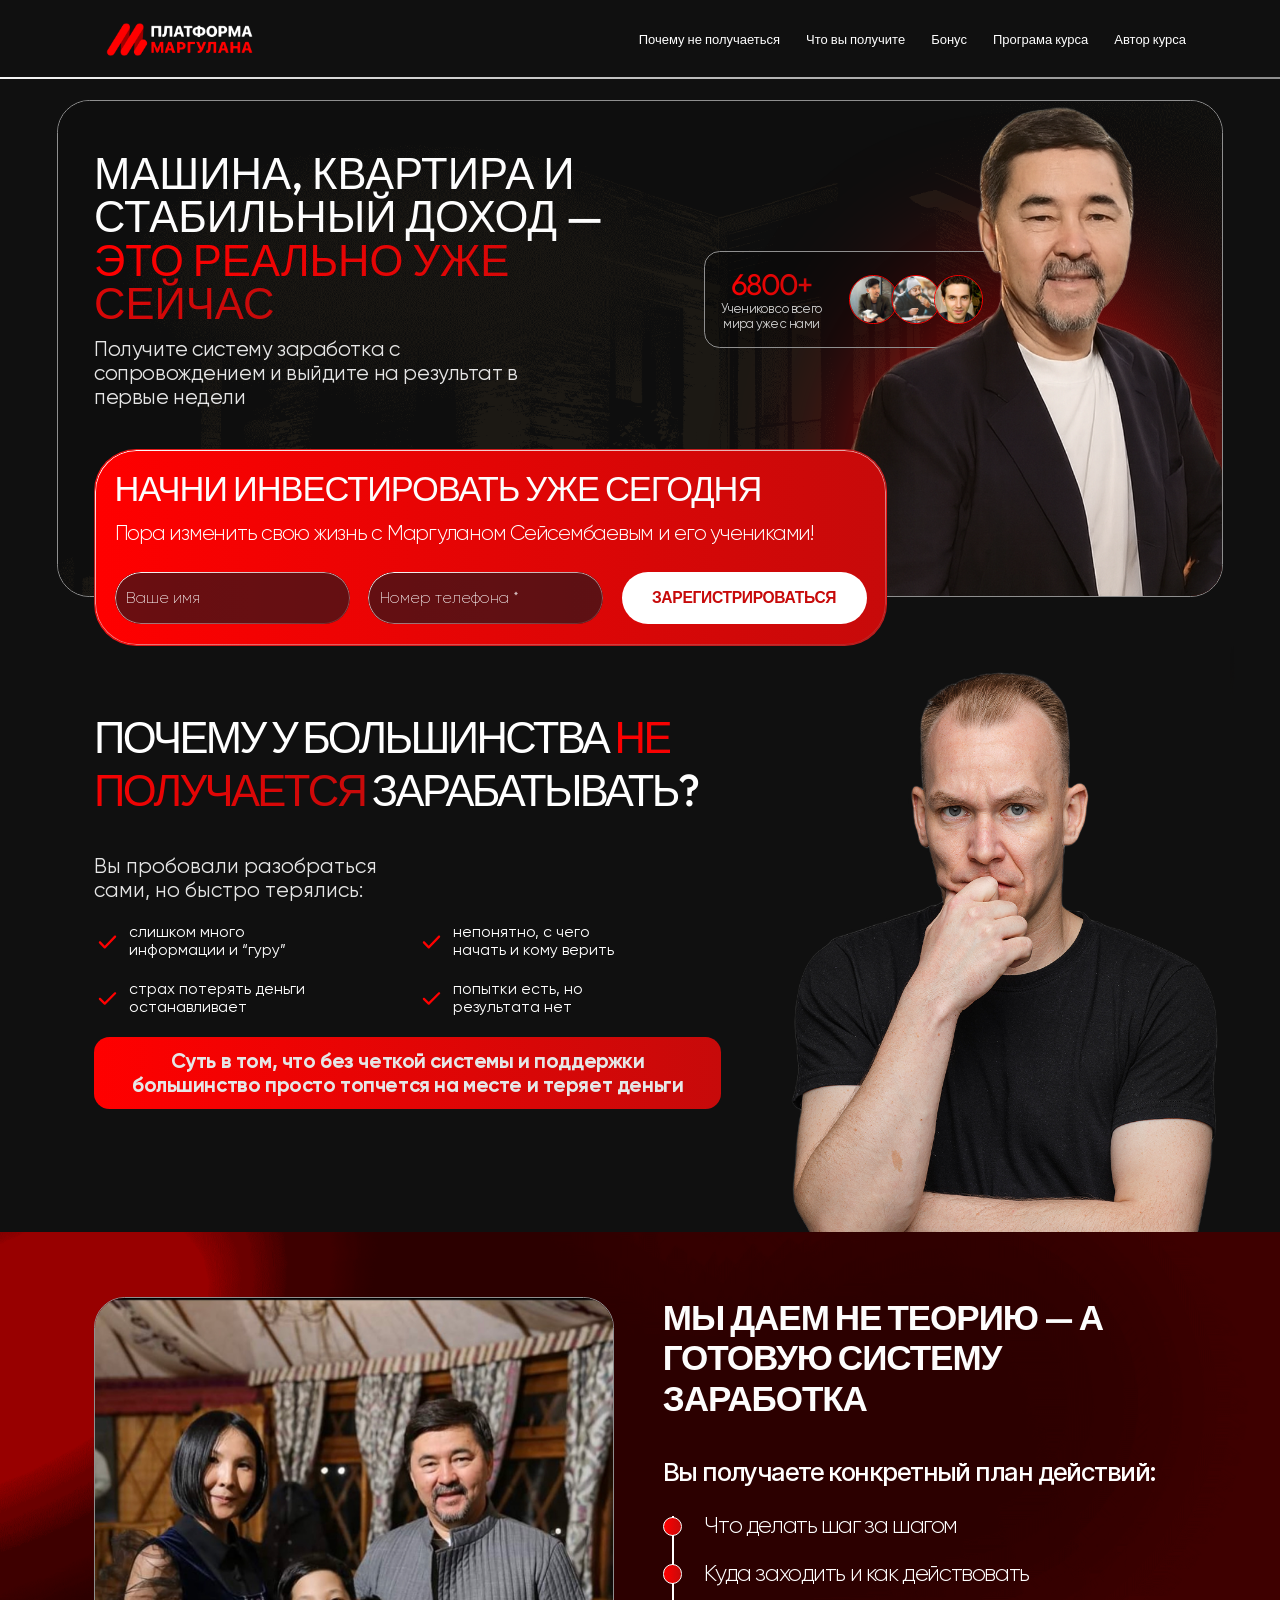
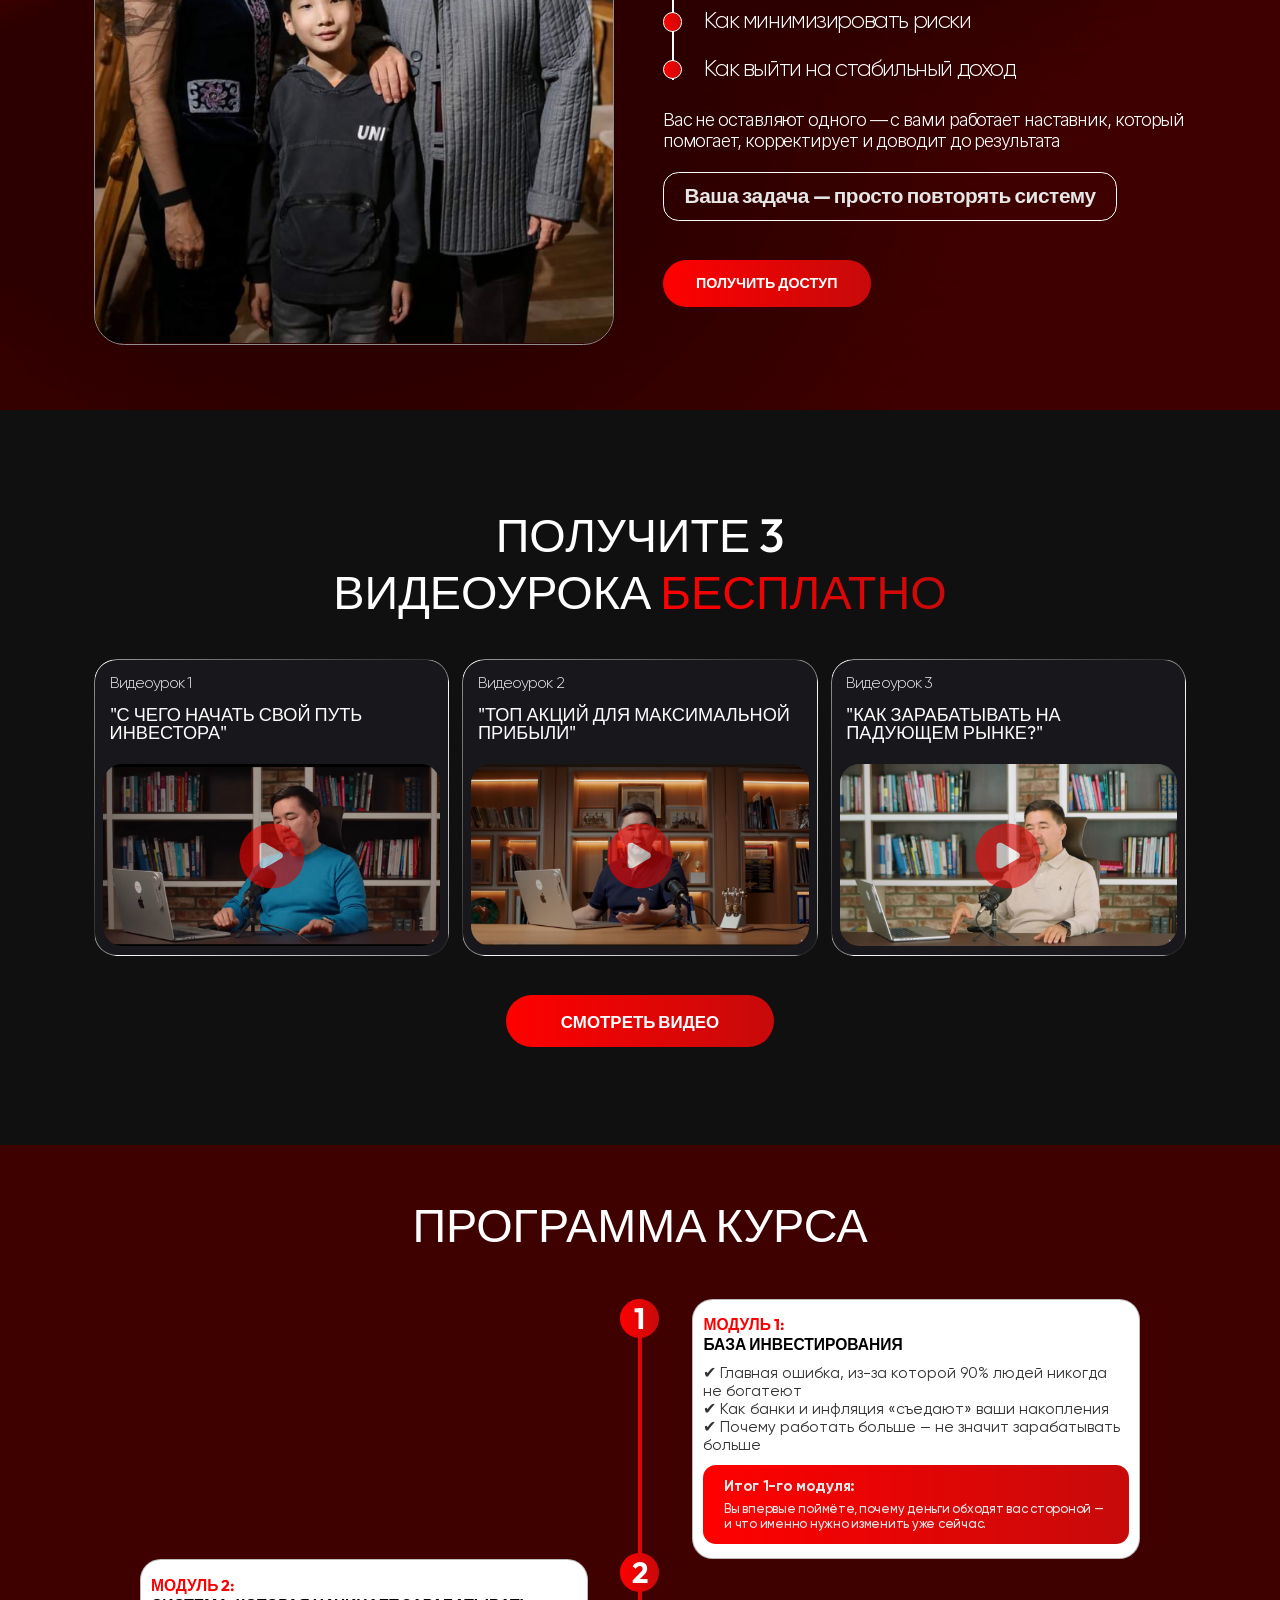
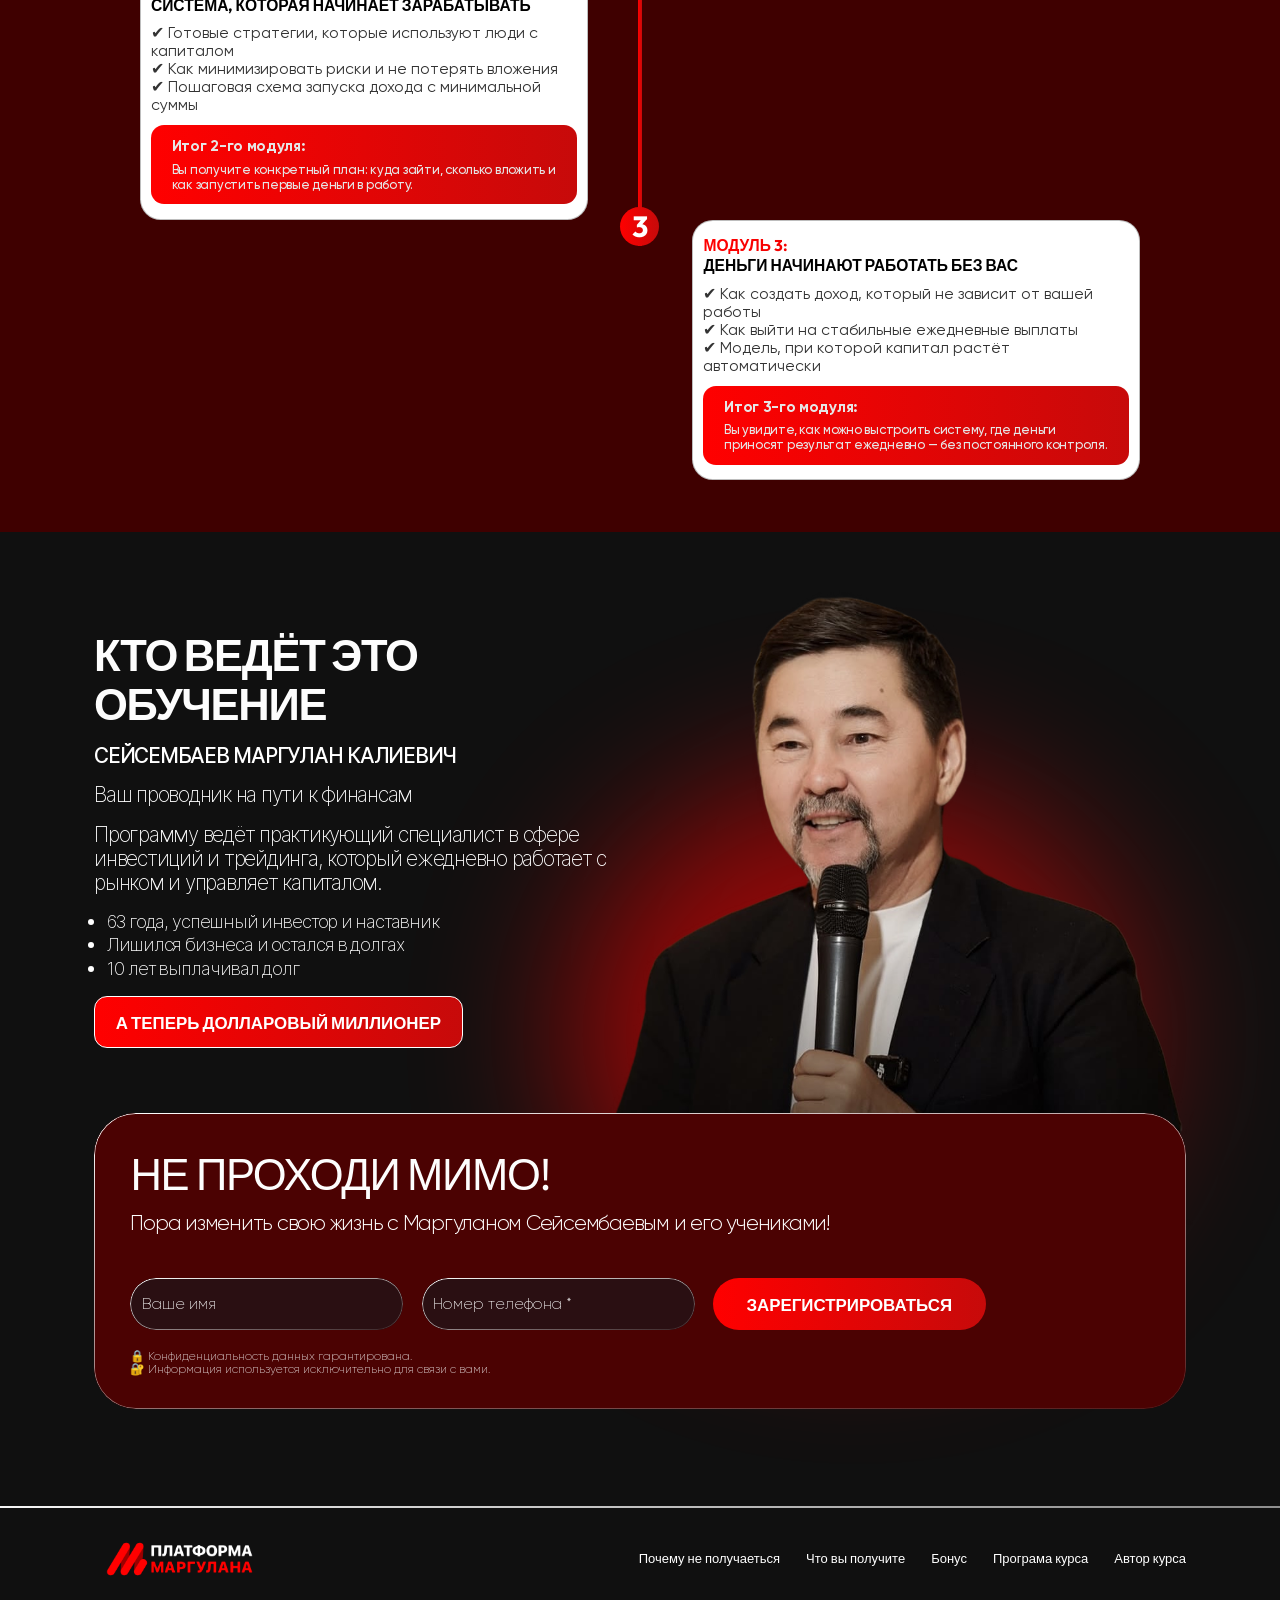
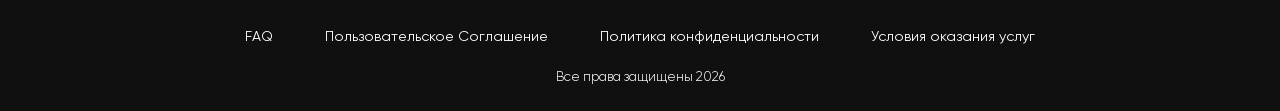
<file: index.html>
<!DOCTYPE html>
<html lang="ru">
<head>
    <meta charset="UTF-8">
    <meta name="viewport" content="width=device-width, initial-scale=1.0">
    <title>Margulan-Platform</title>
    <!-- Swiper css -->
    <link rel="stylesheet" href="https://cdn.jsdelivr.net/npm/swiper@11/swiper-bundle.min.css" />
    <!-- Swiper css -->
    <!-- favicon -->
    <link rel="icon" href="./images/logo/favicon.svg">
    <!-- favicon -->
    <!-- fonts -->
    <link rel="preconnect" href="https://fonts.googleapis.com">
    <link rel="preconnect" href="https://fonts.gstatic.com" crossorigin>
    <link href="https://fonts.googleapis.com/css2?family=Outfit:wght@100..900&display=swap" rel="stylesheet">
    <link rel="stylesheet" href="./assets/fonts/Gilroy/stylesheet.css">
    <link rel="stylesheet" href="./assets/fonts/Inter/stylesheet.css">
    <!-- fonts -->
    <!-- css link -->
    <link rel="stylesheet" href="./assets/scss/style.css">
    <!-- css link -->
</head>
<body>
    <div class="wrapper">

        <!-- header -->
        <header class="header">
            <div class="container">
                <a href="/" class="header_logo">
                    <img src="./assets/images/logo/header_logo.png" alt="">
                </a>
                <ul class="header_link">
                    <li>
                        <a href="#">
                            Почему не получаеться
                        </a>
                    </li>
                    <li>
                        <a href="#">
                            Что вы получите
                        </a>
                    </li>
                    <li>
                        <a href="#">
                            Бонус
                        </a>
                    </li>
                    <li>
                        <a href="#">
                            Програма курса
                        </a>
                    </li>
                    <li>
                        <a href="#">
                            Автор курса
                        </a>
                    </li>
                </ul>
                <button class="burger">
                    <svg width="55" height="55" viewBox="0 0 55 55" fill="none" xmlns="http://www.w3.org/2000/svg">
                        <path d="M9.16663 13.75H45.8333M16.0416 27.5H45.8333M22.9166 41.25H45.8333" stroke="white" stroke-width="4.58333"
                            stroke-linecap="round" stroke-linejoin="round" />
                    </svg>
                </button>
            </div>
        </header>
        <!-- header -->

        <!-- main -->
        <main>

            <!-- Home -->
            <section class="home">
                <div class="home-bg">
                    <img src="./assets/images/home-card.png" alt="" class="home-card">
                    <img class="home_bg" src="./assets/images/home_bg.png" alt="">
                    <div class="circle_two"></div>
                    <div class="home_block">
                        <div class="home_block-text">
                            <h3>
                                6800+
                            </h3>
                            <p>
                                Учеников со всего мира уже с нами
                            </p>
                        </div>
                        <div class="home_block-imgs">
                            <div class="img">
                                <img src="./assets/images/home_img1.png" alt="">
                            </div>
                            <div class="img">
                                <img src="./assets/images/home_img2.png" alt="">
                            </div>
                            <div class="img">
                                <img src="./assets/images/home_img3.jpg" alt="">
                            </div>
                        </div>
                    </div>
                </div>
                <div class="container home-container">
                    <h1>
                        Машина, квартира и стабильный доход — <span>это реально уже сейчас</span>
                    </h1>
                    <h3 class="two_title">
                        Получите систему заработка с сопровождением и выйдите на результат в первые недели
                    </h3>
                    <div class="contact-form">
                        <h3>Начни инвестировать уже сегодня</h3>
                        <h4>
                            Пора изменить свою жизнь с Маргуланом Сейсембаевым и его учениками!
                        </h4>
                        <div class="form-group">
                            <div class="form-inp">
                                <input type="text" placeholder="Ваше имя">
                            </div>
                            <div class="form-inp">
                                <input type="tel" placeholder="Номер телефона *">
                            </div>
                            <button class="btn-white">ЗАРЕГИСТРИРОВАТЬСЯ</button>
                        </div>
                    </div>
                </div>
            </section>
            <!-- Home end -->

            <!-- people -->
            <section class="people">
                <div class="container">
                    <div class="people_text">
                        <h2 class="section_title">
                            Почему у большинства <span>не получается</span> зарабатывать?
                        </h2>
                        <img src="./assets/images/people_mobile.png" alt="" class="people_img_mobile">
                        <h3>
                            Вы пробовали разобраться сами, но быстро терялись:
                        </h3>
                        <ul>
                            <li>
                                <img src="./assets/images/people_icon.svg" alt="">
                                <span>
                                    слишком много информации и “гуру”
                                </span>
                            </li>
                            <li>
                                <img src="./assets/images/people_icon.svg" alt="">
                                <span>
                                    непонятно, с чего начать и кому верить
                                </span>
                            </li>
                            <li>
                                <img src="./assets/images/people_icon.svg" alt="">
                                <span>
                                    страх потерять деньги останавливает
                                </span>
                            </li>
                            <li>
                                <img src="./assets/images/people_icon.svg" alt="">
                                <span>
                                    попытки есть, но результата нет
                                </span>
                            </li>
                        </ul>
                        <blockquote>
                            Суть в том, что без четкой системы и поддержки<br> большинство просто топчется на месте и теряет деньги
                        </blockquote>
                    </div>
                    <img class="people_img" src="./assets/images/people_img.png" alt="">
                </div>
            </section>
            <!-- people -->

            <!-- money -->
            <section class="money">
                <div class="container">
                    <div class="money_img">
                        <img src="./assets/images/money_img.jpg" alt="">
                    </div>
                    <div class="money_text">
                        <h2>
                            Мы даем не теорию — а готовую систему заработка
                        </h2>
                        <h3>
                            Вы получаете конкретный план действий:
                        </h3>
                        <ul>
                            <li>
                                Что делать шаг за шагом
                            </li>
                            <li>
                                Куда заходить и как действовать
                            </li>
                            <li>
                                Как минимизировать риски
                            </li>
                            <li>
                                Как выйти на стабильный доход
                            </li>
                        </ul>
                        <p>
                            Вас не оставляют одного —
                            с вами работает наставник, который помогает, корректирует и доводит до результата
                        </p>
                        <h4>
                            Ваша задача — просто повторять систему
                        </h4>
                        <button class="btn-blue">
                            Получить доступ
                        </button>
                    </div>
                </div>
            </section>
            <!-- money -->

            <!-- system -->
            <section class="system">
                <div class="container">
                    <div class="system_head">
                        <h2 class="section_title">
                            ПОЛУЧИТЕ 3<br> ВИДЕОУРОКА <span>БЕСПЛАТНО</span>
                        </h2>
                    </div>
                    <div class="system_in">
                        <div class="system_card">
                            <div class="system_card-text">
                                <h3>
                                    Видеоурок 1
                                </h3>
                                <h2>
                                    "С ЧЕГО НАЧАТЬ СВОЙ ПУТЬ ИНВЕСТОРА"
                                </h2>
                            </div>
                            <div class="system_card-img">
                                <img src="./assets/images/system1.png" alt="">
                                <button class="play">
                                    <svg width="34" height="37" viewBox="0 0 34 37" fill="none" xmlns="http://www.w3.org/2000/svg">
                                        <path
                                            d="M30.75 14.1005C34.0833 16.025 34.0833 20.8363 30.75 22.7608L7.50001 36.1842C4.16668 38.1087 -1.86964e-06 35.7031 -1.7014e-06 31.8541L-5.27886e-07 5.00728C-3.59641e-07 1.15828 4.16667 -1.24736 7.5 0.677141L30.75 14.1005Z"
                                            fill="white" />
                                    </svg>
                                </button>
                            </div>
                        </div>
                        <div class="system_card">
                            <div class="system_card-text">
                                <h3>
                                    Видеоурок 2
                                </h3>
                                <h2>
                                    "ТОП АКЦИЙ ДЛЯ МАКСИМАЛЬНОЙ ПРИБЫЛИ"
                                </h2>
                            </div>
                            <div class="system_card-img">
                                <img src="./assets/images/system2.png" alt="">
                                <button class="play">
                                    <svg width="34" height="37" viewBox="0 0 34 37" fill="none" xmlns="http://www.w3.org/2000/svg">
                                        <path
                                            d="M30.75 14.1005C34.0833 16.025 34.0833 20.8363 30.75 22.7608L7.50001 36.1842C4.16668 38.1087 -1.86964e-06 35.7031 -1.7014e-06 31.8541L-5.27886e-07 5.00728C-3.59641e-07 1.15828 4.16667 -1.24736 7.5 0.677141L30.75 14.1005Z"
                                            fill="white" />
                                    </svg>
                                </button>
                            </div>
                        </div>
                        <div class="system_card">
                            <div class="system_card-text">
                                <h3>
                                    Видеоурок 3
                                </h3>
                                <h2>
                                    "КАК ЗАРАБАТЫВАТЬ НА ПАДУЮЩЕМ РЫНКЕ?"
                                </h2>
                            </div>
                            <div class="system_card-img">
                                <img src="./assets/images/system3.png" alt="">
                                <button class="play">
                                    <svg width="34" height="37" viewBox="0 0 34 37" fill="none" xmlns="http://www.w3.org/2000/svg">
                                        <path
                                            d="M30.75 14.1005C34.0833 16.025 34.0833 20.8363 30.75 22.7608L7.50001 36.1842C4.16668 38.1087 -1.86964e-06 35.7031 -1.7014e-06 31.8541L-5.27886e-07 5.00728C-3.59641e-07 1.15828 4.16667 -1.24736 7.5 0.677141L30.75 14.1005Z"
                                            fill="white" />
                                    </svg>
                                </button>
                            </div>
                        </div>
                    </div>
                    <button class="btn-blue">
                        смотреть видео
                    </button>
                </div>
            </section>
            <!-- system -->

            <!-- structure -->
            <section class="structure">
                <div class="container">
                    <h2 class="section_title">
                        Программа курса
                    </h2>
                    <div class="structure_in">
                        <div class="numbers">
                            <span class="number_block">1</span>
                            <span class="number_block">2</span>
                            <span class="number_block">3</span>
                        </div>
                        <div class="structure_block">
                            <h3>
                                <span>
                                    Модуль 1:
                                </span>
                                База инвестирования
                            </h3>
                            <ul>
                                <li>
                                    ✔ Главная ошибка, из-за которой 90% людей никогда не богатеют
                                </li>
                                <li>
                                    ✔ Как банки и инфляция «съедают» ваши накопления
                                </li>
                                <li>
                                    ✔ Почему работать больше — не значит зарабатывать больше
                                </li>
                            </ul>
                            <div class="structure_block_end">
                                <h4>
                                    Итог 1-го модуля:
                                </h4>
                                <p>
                                    Вы впервые поймёте, почему деньги обходят вас стороной
                                    — и что именно нужно изменить уже сейчас.
                                </p>
                            </div>
                        </div>
                        <div class="structure_block">
                            <h3>
                                <span>
                                    Модуль 2:
                                </span>
                                СИСТЕМА, КОТОРАЯ НАЧИНАЕТ ЗАРАБАТЫВАТЬ
                            </h3>
                            <ul>
                                <li>
                                    ✔ Готовые стратегии, которые используют люди с капиталом
                                </li>
                                <li>
                                    ✔ Как минимизировать риски и не потерять вложения
                                </li>
                                <li>
                                    ✔ Пошаговая схема запуска дохода с минимальной суммы
                                </li>
                            </ul>
                            <div class="structure_block_end">
                                <h4>
                                    Итог 2-го модуля:
                                </h4>
                                <p>
                                    Вы получите конкретный план: куда зайти, сколько вложить и как запустить первые деньги в работу.
                                </p>
                            </div>
                        </div>
                        <div class="structure_block">
                            <h3>
                                <span>
                                    Модуль 3:
                                </span>
                                ДЕНЬГИ НАЧИНАЮТ РАБОТАТЬ БЕЗ ВАС
                            </h3>
                            <ul>
                                <li>
                                    ✔ Как создать доход, который не зависит от вашей работы
                                </li>
                                <li>
                                    ✔ Как выйти на стабильные ежедневные выплаты
                                </li>
                                <li>
                                    ✔ Модель, при которой капитал растёт автоматически
                                </li>
                            </ul>
                            <div class="structure_block_end">
                                <h4>
                                    Итог 3-го модуля:
                                </h4>
                                <p>
                                    Вы увидите, как можно выстроить систему, где деньги приносят результат ежедневно — без постоянного контроля.
                                </p>
                            </div>
                        </div>
                    </div>
                </div>
            </section>
            <!-- structure -->

            <!-- contact -->
            <section class="contact">
                <div class="container">
                    <div class="contact_text">
                        <h2>
                            Кто ведёт это обучение
                        </h2>
                        <p>
                            <b>
                                СЕЙСЕМБАЕВ МАРГУЛАН КАЛИЕВИЧ
                            </b>
                        </p>
                        <p>
                            Ваш проводник на пути к финансам
                        </p>
                        <p>
                            Программу ведёт практикующий специалист в сфере инвестиций и трейдинга, который ежедневно работает с рынком и управляет
                            капиталом.
                        </p>
                        <ul>
                            <li>
                                63 года, успешный инвестор и наставник
                            </li>
                            <li>
                                Лишился бизнеса и остался в долгах
                            </li>
                            <li>
                                10 лет выплачивал долг
                            </li>
                        </ul>
                        <button class="btn-blue">
                            А теперь долларовый миллионер
                        </button>
                    </div>
                    <div class="contact_img">
                        <div class="circle"></div>
                        <img src="./assets/images/contact_img.png" alt="">
                    </div>
                    <div class="contact-form">
                        <h3>
                            НЕ ПРОХОДИ МИМО!
                        </h3>
                        <h4>
                            Пора изменить свою жизнь с Маргуланом Сейсембаевым и его учениками!
                        </h4>
                        <div class="form-group">
                            <div class="form-inp">
                                <input type="text" placeholder="Ваше имя">
                            </div>
                            <div class="form-inp">
                                <input type="tel" placeholder="Номер телефона *">
                            </div>
                            <button class="btn-blue">ЗАРЕГИСТРИРОВАТЬСЯ</button>
                        </div>
                        <ul>
                            <li>🔒 Конфиденциальность данных гарантирована.</li>
                            <li>🔐 Информация используется исключительно для связи с вами.</li>
                        </ul>
                    </div>
                </div>
            </section>
            <!-- contact -->

        </main>
        <!-- main -->

        <!-- footer -->
        <footer class="footer">
            <div class="container">
                <div class="footer_top">
                    <a href="/" class="footer_logo">
                        <img src="./assets/images/logo/header_logo.png" alt="">
                    </a>
                    <ul class="footer_link">
                        <li>
                            <a href="#">
                                Почему не получаеться
                            </a>
                        </li>
                        <li>
                            <a href="#">
                                Что вы получите
                            </a>
                        </li>
                        <li>
                            <a href="#">
                                Бонус
                            </a>
                        </li>
                        <li>
                            <a href="#">
                                Програма курса
                            </a>
                        </li>
                        <li>
                            <a href="#">
                                Автор курса
                            </a>
                        </li>
                    </ul>
                </div>
                <ul class="footer_bottom">
                    <li>
                        <a href="#">
                            FAQ
                        </a>
                    </li>
                    <li>
                        <a href="./user-agreement.html">
                            Пользовательское Соглашение
                        </a>
                    </li>
                    <li>
                        <a href="./policy.html">
                            Политика конфиденциальности
                        </a>
                    </li>
                    <li>
                        <a href="./terms-service.html">
                            Условия оказания услуг
                        </a>
                    </li>
                </ul>
                <span class="end_text">
                    Все права защищены 2026
                </span>
            </div>
        </footer>
        <!-- footer -->
    </div>

    <!-- Swiper js -->
    <script src="https://cdn.jsdelivr.net/npm/swiper@11/swiper-bundle.min.js" defer></script>
    <!-- Swiper js -->
    <!-- js file -->
    <script src="./assets/scripts/main.js" defer></script>
    <!-- js file -->
</body>
</html>
</file>
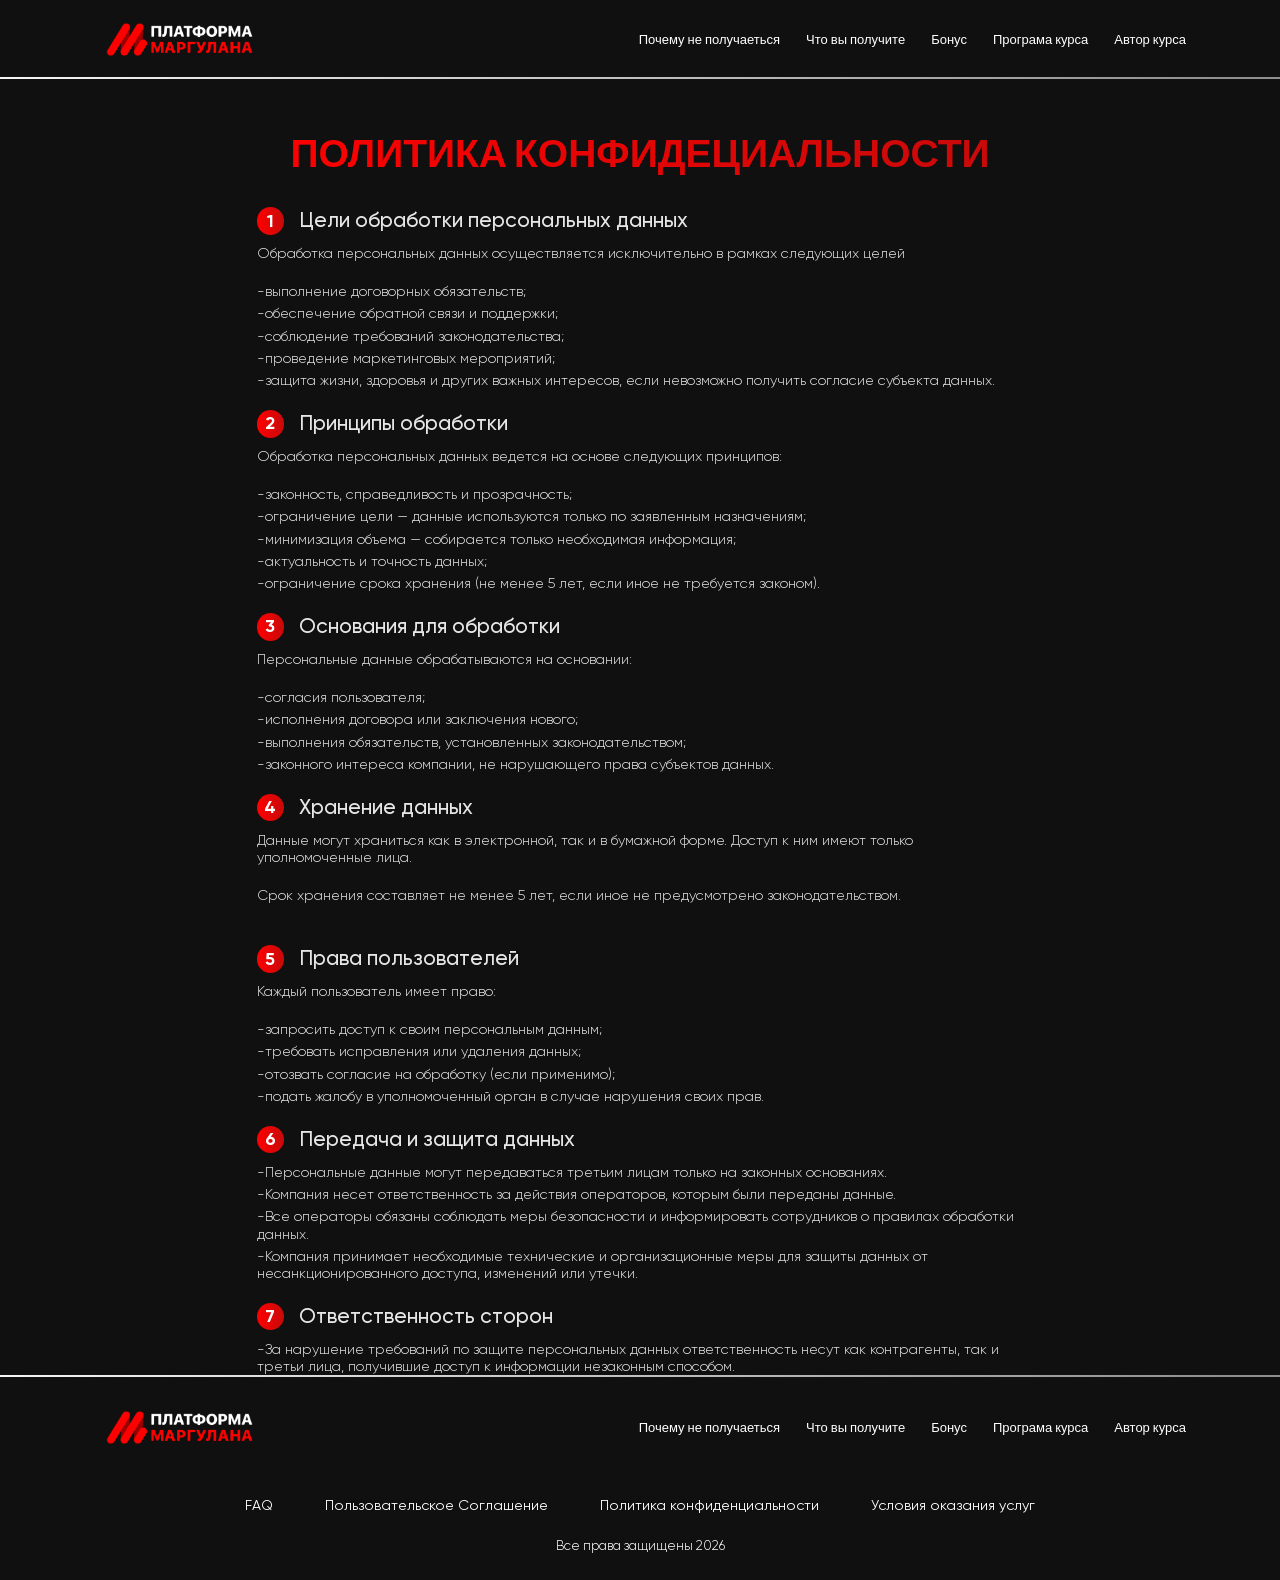
<file: policy.html>
<!DOCTYPE html>
<html lang="ru">

<head>
    <meta charset="UTF-8">
    <meta name="viewport" content="width=device-width, initial-scale=1.0">
    <title>Margulan-Platform</title>
    <!-- favicon -->
    <link rel="icon" href="./images/logo/favicon.svg">
    <!-- favicon -->
    <!-- fonts -->
    <link rel="preconnect" href="https://fonts.googleapis.com">
    <link rel="preconnect" href="https://fonts.gstatic.com" crossorigin>
    <link href="https://fonts.googleapis.com/css2?family=Outfit:wght@100..900&display=swap" rel="stylesheet">
    <link rel="stylesheet" href="./assets/fonts/Gilroy/stylesheet.css">
    <link rel="stylesheet" href="./assets/fonts/Inter/stylesheet.css">
    <!-- fonts -->
    <!-- css link -->
    <link rel="stylesheet" href="./assets/scss/style.css">
    <!-- css link -->
</head>

<body>
  <div class="wrapper">

    <!-- header -->
    <header class="header">
        <div class="container">
            <a href="/" class="header_logo">
                <img src="./assets/images/logo/header_logo.png" alt="">
            </a>
            <ul class="header_link">
                <li>
                    <a href="#">
                        Почему не получаеться
                    </a>
                </li>
                <li>
                    <a href="#">
                        Что вы получите
                    </a>
                </li>
                <li>
                    <a href="#">
                        Бонус
                    </a>
                </li>
                <li>
                    <a href="#">
                        Програма курса
                    </a>
                </li>
                <li>
                    <a href="#">
                        Автор курса
                    </a>
                </li>
            </ul>
            <button class="burger">
                <svg width="55" height="55" viewBox="0 0 55 55" fill="none" xmlns="http://www.w3.org/2000/svg">
                    <path d="M9.16663 13.75H45.8333M16.0416 27.5H45.8333M22.9166 41.25H45.8333" stroke="white" stroke-width="4.58333"
                        stroke-linecap="round" stroke-linejoin="round" />
                </svg>
            </button>
        </div>
    </header>
    <!-- header -->

    <!-- main -->
    <main>

      <!-- policy -->
      <section class="policy">
        <div class="container">
          <h1>
            Политика конфидециальности
          </h1>
          <div class="policy_in">
            <div class="policy_block">
              <div class="title">
                <div class="number"><span>1</span></div>
                <h3>Цели обработки персональных данных</h3>
              </div>
              <p>
                Обработка персональных данных осуществляется исключительно в рамках следующих целей
              </p>
              <ul>
                <li>-выполнение договорных обязательств;</li>
                <li>-обеспечение обратной связи и поддержки;</li>
                <li>-соблюдение требований законодательства;</li>
                <li>-проведение маркетинговых мероприятий;</li>
                <li>-защита жизни, здоровья и других важных интересов, если невозможно получить согласие субъекта данных.</li>
              </ul>
            </div>

            <div class="policy_block">
              <div class="title">
                <div class="number"><span>2</span></div>
                <h3>Принципы обработки</h3>
              </div>
              <p>
                Обработка персональных данных ведется на основе следующих принципов:
              </p>
              <ul>
                <li>-законность, справедливость и прозрачность;</li>
                <li>-ограничение цели — данные используются только по заявленным назначениям;</li>
                <li>-минимизация объема — собирается только необходимая информация;</li>
                <li>-актуальность и точность данных;</li>
                <li>-ограничение срока хранения (не менее 5 лет, если иное не требуется законом).</li>
              </ul>
            </div>

            <div class="policy_block">
              <div class="title">
                <div class="number"><span>3</span></div>
                <h3>Основания для обработки</h3>
              </div>
              <p>
                Персональные данные обрабатываются на основании:
              </p>
              <ul>
                <li>-согласия пользователя;</li>
                <li>-исполнения договора или заключения нового;</li>
                <li>-выполнения обязательств, установленных законодательством;</li>
                <li>-законного интереса компании, не нарушающего права субъектов данных.</li>
              </ul>
            </div>

            <div class="policy_block">
              <div class="title">
                <div class="number"><span>4</span></div>
                <h3>Хранение данных</h3>
              </div>
              <p>
                Данные могут храниться как в электронной, так и в бумажной форме. Доступ к ним имеют только уполномоченные лица.
              </p>
              <p>
                Срок хранения составляет не менее 5 лет, если иное не предусмотрено законодательством.
              </p>
            </div>

            <div class="policy_block">
              <div class="title">
                <div class="number"><span>5</span></div>
                <h3>Права пользователей</h3>
              </div>
              <p>
                Каждый пользователь имеет право:
              </p>
              <ul>
                <li>-запросить доступ к своим персональным данным;</li>
                <li>-требовать исправления или удаления данных;</li>
                <li>-отозвать согласие на обработку (если применимо);</li>
                <li>-подать жалобу в уполномоченный орган в случае нарушения своих прав.</li>
              </ul>
            </div>

            <div class="policy_block">
              <div class="title">
                <div class="number"><span>6</span></div>
                <h3>Передача и защита данных</h3>
              </div>
              <ul>
                <li>-Персональные данные могут передаваться третьим лицам только на законных основаниях.</li>
                <li>-Компания несет ответственность за действия операторов, которым были переданы данные.</li>
                <li>-Все операторы обязаны соблюдать меры безопасности и информировать сотрудников о правилах обработки данных.</li>
                <li>-Компания принимает необходимые технические и организационные меры для защиты данных от несанкционированного
                  доступа, изменений или утечки.</li>
              </ul>
            </div>

            <div class="policy_block">
              <div class="title">
                <div class="number"><span>7</span></div>
                <h3>Ответственность сторон</h3>
              </div>
              <ul>
                <li>-За нарушение требований по защите персональных данных ответственность несут как контрагенты, так и третьи лица,
                  получившие доступ к информации незаконным способом.</li>
              </ul>
            </div>
          </div>
        </div>
      </section>
      <!-- policy -->


    </main>
    <!-- main -->

    <!-- footer -->
    <footer class="footer">
        <div class="container">
            <div class="footer_top">
                <a href="/" class="footer_logo">
                    <img src="./assets/images/logo/header_logo.png" alt="">
                </a>
                <ul class="footer_link">
                    <li>
                        <a href="#">
                            Почему не получаеться
                        </a>
                    </li>
                    <li>
                        <a href="#">
                            Что вы получите
                        </a>
                    </li>
                    <li>
                        <a href="#">
                            Бонус
                        </a>
                    </li>
                    <li>
                        <a href="#">
                            Програма курса
                        </a>
                    </li>
                    <li>
                        <a href="#">
                            Автор курса
                        </a>
                    </li>
                </ul>
            </div>
            <ul class="footer_bottom">
                <li>
                    <a href="#">
                        FAQ
                    </a>
                </li>
                <li>
                    <a href="./user-agreement.html">
                        Пользовательское Соглашение
                    </a>
                </li>
                <li>
                    <a href="./policy.html">
                        Политика конфиденциальности
                    </a>
                </li>
                <li>
                    <a href="./terms-service.html">
                        Условия оказания услуг
                    </a>
                </li>
            </ul>
            <span class="end_text">
                Все права защищены 2026
            </span>
        </div>
    </footer>
    <!-- footer -->
    </div>

  <!-- js file -->
  <script src="./assets/scripts/main.js" defer></script>
  <!-- js file -->
  </body>

</html>
</file>
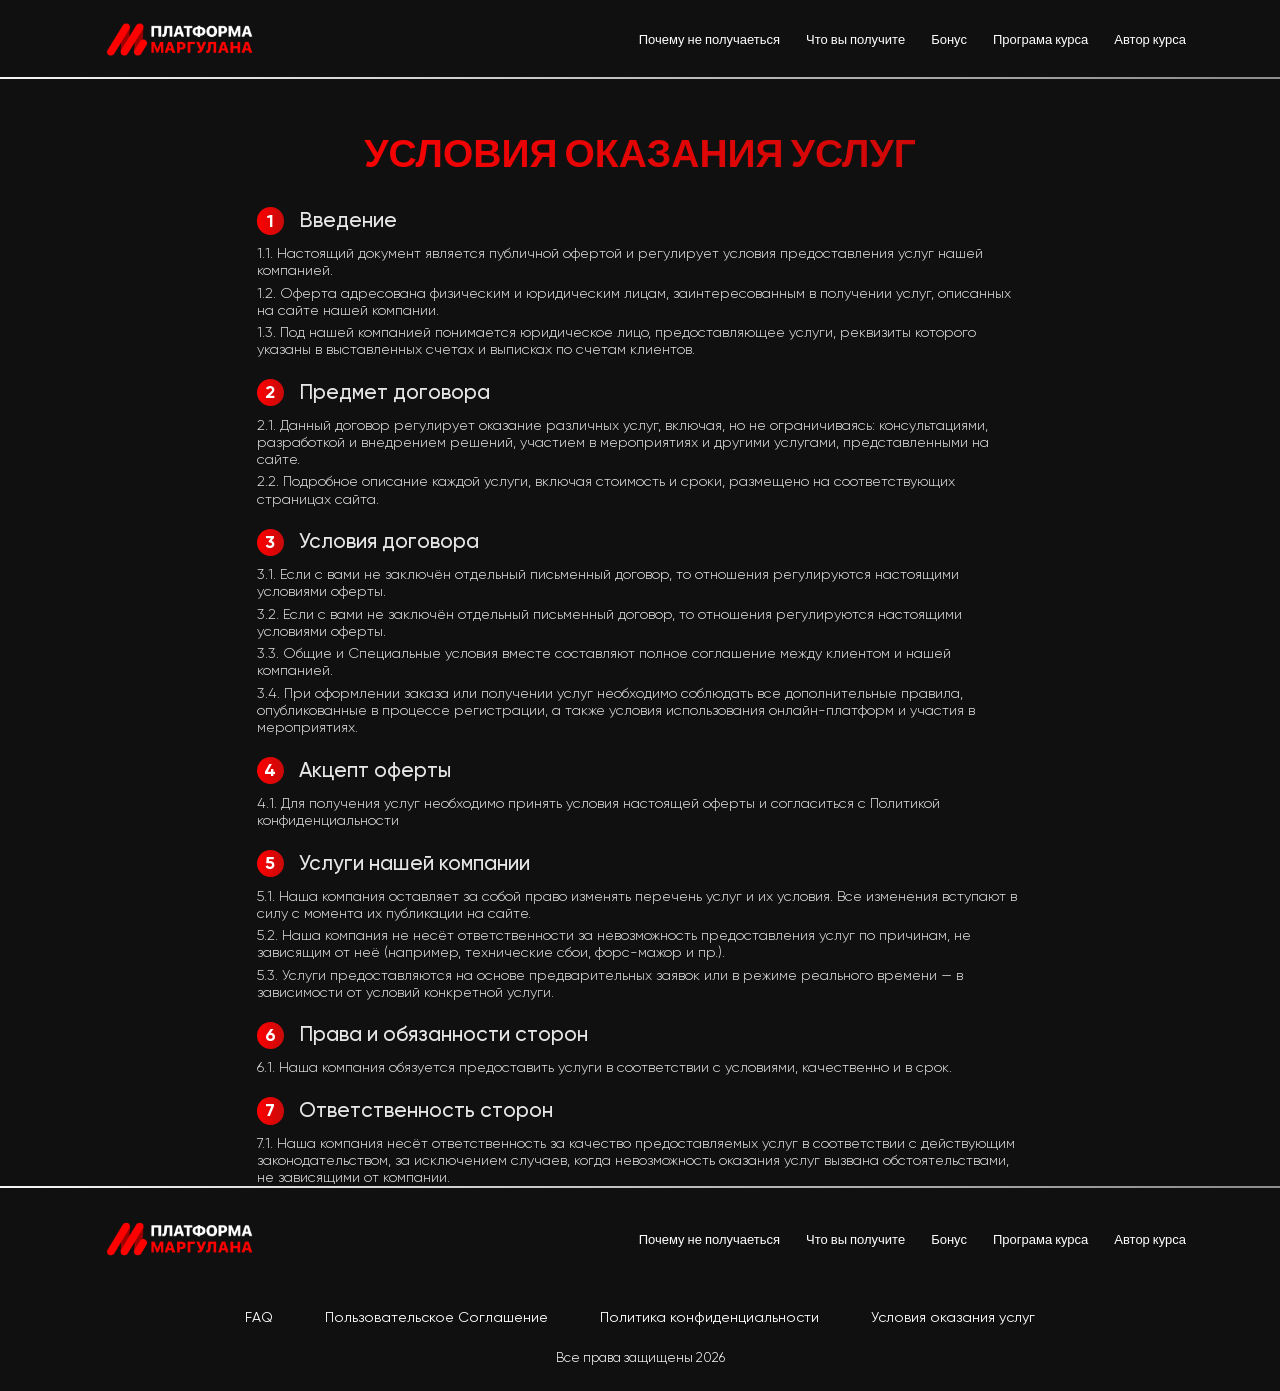
<file: terms-service.html>
<!DOCTYPE html>
<html lang="ru">

<head>
  <meta charset="UTF-8">
  <meta name="viewport" content="width=device-width, initial-scale=1.0">
  <title>Margulan-Platform</title>
  <!-- favicon -->
  <link rel="icon" href="./images/logo/favicon.svg">
  <!-- favicon -->
  <!-- fonts -->
  <link rel="preconnect" href="https://fonts.googleapis.com">
  <link rel="preconnect" href="https://fonts.gstatic.com" crossorigin>
  <link href="https://fonts.googleapis.com/css2?family=Outfit:wght@100..900&display=swap" rel="stylesheet">
  <link rel="stylesheet" href="./assets/fonts/Gilroy/stylesheet.css">
  <link rel="stylesheet" href="./assets/fonts/Inter/stylesheet.css">
  <!-- fonts -->
  <!-- css link -->
  <link rel="stylesheet" href="./assets/scss/style.css">
  <!-- css link -->
</head>

<body>
  <div class="wrapper">

    <!-- header -->
    <header class="header">
      <div class="container">
        <a href="/" class="header_logo">
          <img src="./assets/images/logo/header_logo.png" alt="">
        </a>
        <ul class="header_link">
          <li>
            <a href="#">
              Почему не получаеться
            </a>
          </li>
          <li>
            <a href="#">
              Что вы получите
            </a>
          </li>
          <li>
            <a href="#">
              Бонус
            </a>
          </li>
          <li>
            <a href="#">
              Програма курса
            </a>
          </li>
          <li>
            <a href="#">
              Автор курса
            </a>
          </li>
        </ul>
        <button class="burger">
          <svg width="55" height="55" viewBox="0 0 55 55" fill="none" xmlns="http://www.w3.org/2000/svg">
            <path d="M9.16663 13.75H45.8333M16.0416 27.5H45.8333M22.9166 41.25H45.8333" stroke="white"
              stroke-width="4.58333" stroke-linecap="round" stroke-linejoin="round" />
          </svg>
        </button>
      </div>
    </header>
    <!-- header -->

    <!-- main -->
    <main>

      <!-- policy -->
      <section class="policy">
        <div class="container">
          <h1>
            Условия оказания услуг
          </h1>
          <div class="policy_in">
            <div class="policy_block">
              <div class="title">
                <div class="number"><span>1</span></div>
                <h3>Введение</h3>
              </div>
              <ul>
                <li>1.1. Настоящий документ является публичной офертой и регулирует условия предоставления услуг нашей
                  компанией.
                </li>
                <li>1.2. Оферта адресована физическим и юридическим лицам, заинтересованным в получении услуг, описанных
                  на сайте
                  нашей компании.</li>
                <li>1.3. Под нашей компанией понимается юридическое лицо, предоставляющее услуги, реквизиты которого
                  указаны в
                  выставленных счетах и выписках по счетам клиентов.</li>
              </ul>
            </div>

            <div class="policy_block">
              <div class="title">
                <div class="number"><span>2</span></div>
                <h3>Предмет договора</h3>
              </div>
              <ul>
                <li>2.1. Данный договор регулирует оказание различных услуг, включая, но не ограничиваясь:
                  консультациями,
                  разработкой и внедрением решений, участием в мероприятиях и другими услугами, представленными на
                  сайте.</li>
                <li>2.2. Подробное описание каждой услуги, включая стоимость и сроки, размещено на соответствующих
                  страницах сайта.
                </li>
              </ul>
            </div>

            <div class="policy_block">
              <div class="title">
                <div class="number"><span>3</span></div>
                <h3>Условия договора</h3>
              </div>
              <ul>
                <li>3.1. Если с вами не заключён отдельный письменный договор, то отношения регулируются настоящими
                  условиями
                  оферты.</li>
                <li>3.2. Если с вами не заключён отдельный письменный договор, то отношения регулируются настоящими
                  условиями
                  оферты.</li>
                <li>3.3. Общие и Специальные условия вместе составляют полное соглашение между клиентом и нашей
                  компанией.</li>
                <li>3.4. При оформлении заказа или получении услуг необходимо соблюдать все дополнительные правила,
                  опубликованные в
                  процессе регистрации, а также условия использования онлайн-платформ и участия в мероприятиях.</li>
              </ul>
            </div>

            <div class="policy_block">
              <div class="title">
                <div class="number"><span>4</span></div>
                <h3>Акцепт оферты</h3>
              </div>
              <ul>
                <li>4.1. Для получения услуг необходимо принять условия настоящей оферты и согласиться с Политикой
                  конфиденциальности</li>
              </ul>
            </div>

            <div class="policy_block">
              <div class="title">
                <div class="number"><span>5</span></div>
                <h3>Услуги нашей компании</h3>
              </div>
              <ul>
                <li>5.1. Наша компания оставляет за собой право изменять перечень услуг и их условия. Все изменения
                  вступают в силу
                  с момента их публикации на сайте.</li>
                <li>5.2. Наша компания не несёт ответственности за невозможность предоставления услуг по причинам, не
                  зависящим от
                  неё (например, технические сбои, форс-мажор и пр.).</li>
                <li>5.3. Услуги предоставляются на основе предварительных заявок или в режиме реального времени — в
                  зависимости от
                  условий конкретной услуги.</li>
              </ul>
            </div>

            <div class="policy_block">
              <div class="title">
                <div class="number"><span>6</span></div>
                <h3>Права и обязанности сторон</h3>
              </div>
              <ul>
                <li>6.1. Наша компания обязуется предоставить услуги в соответствии с условиями, качественно и в срок.
                </li>
              </ul>
            </div>

            <div class="policy_block">
              <div class="title">
                <div class="number"><span>7</span></div>
                <h3>Ответственность сторон</h3>
              </div>
              <ul>
                <li>7.1. Наша компания несёт ответственность за качество предоставляемых услуг в соответствии с
                  действующим
                  законодательством, за исключением случаев, когда невозможность оказания услуг вызвана
                  обстоятельствами, не
                  зависящими от компании.</li>
              </ul>
            </div>
          </div>
        </div>
      </section>
      <!-- policy -->

    </main>
    <!-- main -->

    <!-- footer -->
    <footer class="footer">
      <div class="container">
        <div class="footer_top">
          <a href="/" class="footer_logo">
            <img src="./assets/images/logo/header_logo.png" alt="">
          </a>
          <ul class="footer_link">
            <li>
              <a href="#">
                Почему не получаеться
              </a>
            </li>
            <li>
              <a href="#">
                Что вы получите
              </a>
            </li>
            <li>
              <a href="#">
                Бонус
              </a>
            </li>
            <li>
              <a href="#">
                Програма курса
              </a>
            </li>
            <li>
              <a href="#">
                Автор курса
              </a>
            </li>
          </ul>
        </div>
        <ul class="footer_bottom">
          <li>
            <a href="#">
              FAQ
            </a>
          </li>
          <li>
            <a href="./user-agreement.html">
              Пользовательское Соглашение
            </a>
          </li>
          <li>
            <a href="./policy.html">
              Политика конфиденциальности
            </a>
          </li>
          <li>
            <a href="./terms-service.html">
              Условия оказания услуг
            </a>
          </li>
        </ul>
        <span class="end_text">
          Все права защищены 2026
        </span>
      </div>
    </footer>
    <!-- footer -->
  </div>

  <!-- js file -->
  <script src="./assets/scripts/main.js" defer></script>
  <!-- js file -->
</body>

</html>
</file>
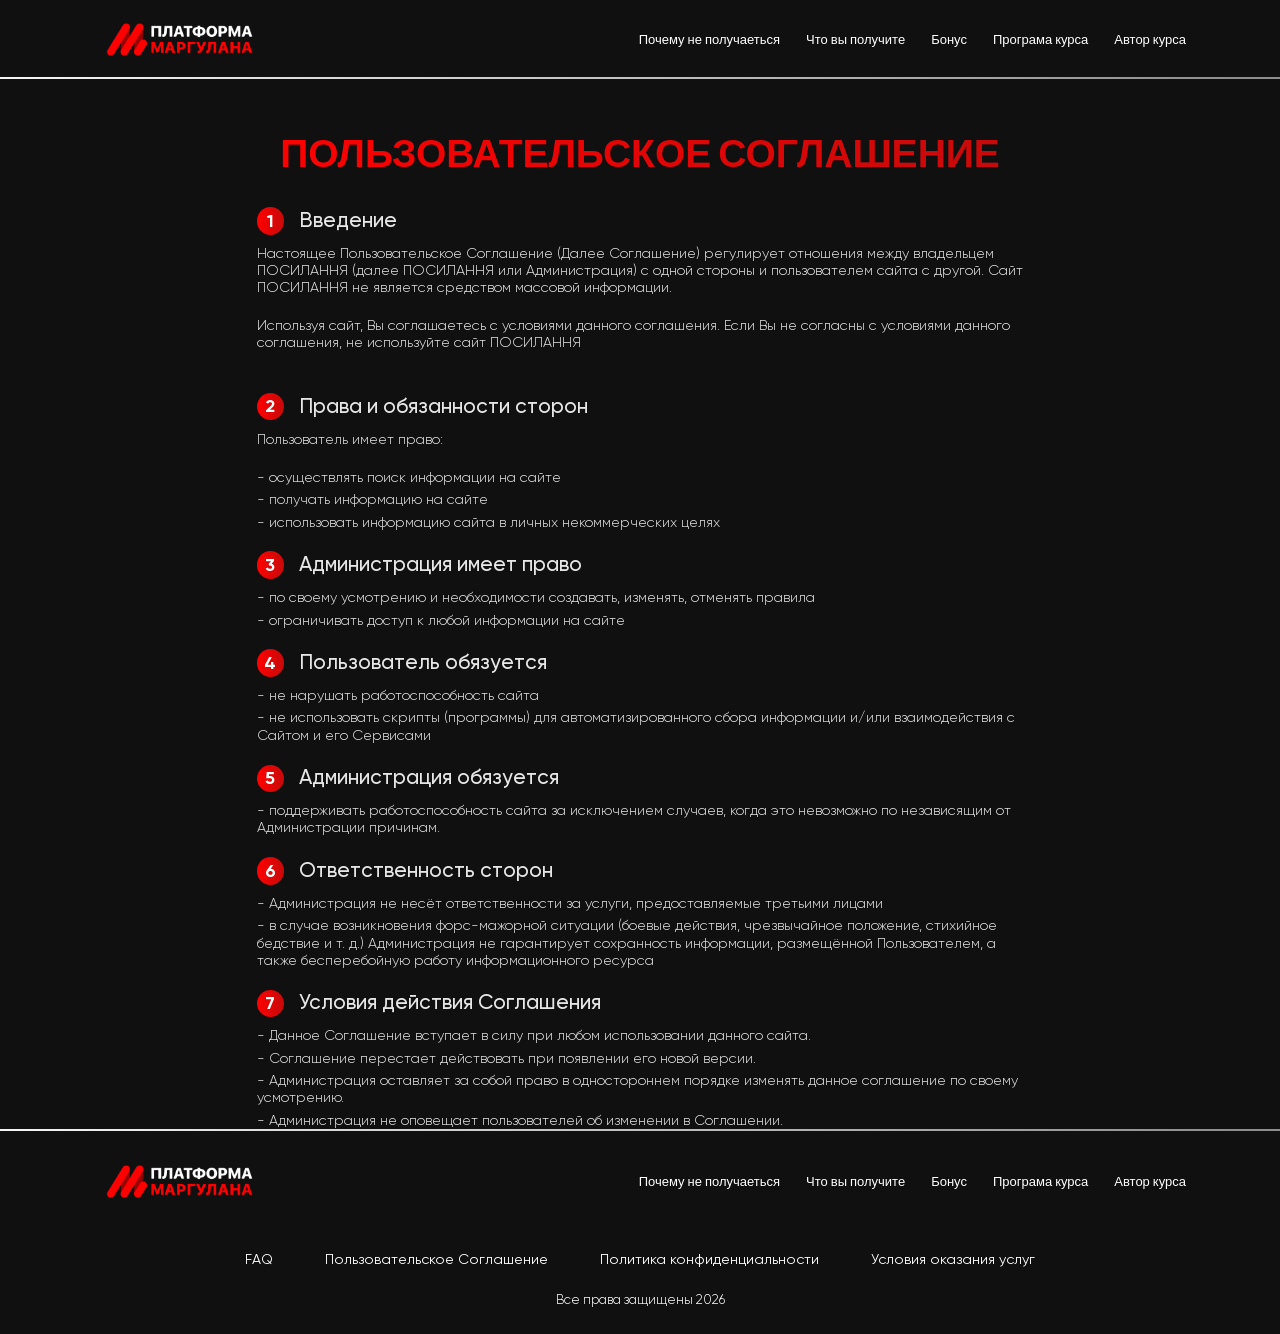
<file: user-agreement.html>
<!DOCTYPE html>
<html lang="ru">

<head>
  <meta charset="UTF-8">
  <meta name="viewport" content="width=device-width, initial-scale=1.0">
  <title>Margulan-Platform</title>
  <!-- favicon -->
  <link rel="icon" href="./images/logo/favicon.svg">
  <!-- favicon -->
  <!-- fonts -->
  <link rel="preconnect" href="https://fonts.googleapis.com">
  <link rel="preconnect" href="https://fonts.gstatic.com" crossorigin>
  <link href="https://fonts.googleapis.com/css2?family=Outfit:wght@100..900&display=swap" rel="stylesheet">
  <link rel="stylesheet" href="./assets/fonts/Gilroy/stylesheet.css">
  <link rel="stylesheet" href="./assets/fonts/Inter/stylesheet.css">
  <!-- fonts -->
  <!-- css link -->
  <link rel="stylesheet" href="./assets/scss/style.css">
  <!-- css link -->
</head>

<body>
  <div class="wrapper">

    <!-- header -->
    <header class="header">
      <div class="container">
        <a href="/" class="header_logo">
          <img src="./assets/images/logo/header_logo.png" alt="">
        </a>
        <ul class="header_link">
          <li>
            <a href="#">
              Почему не получаеться
            </a>
          </li>
          <li>
            <a href="#">
              Что вы получите
            </a>
          </li>
          <li>
            <a href="#">
              Бонус
            </a>
          </li>
          <li>
            <a href="#">
              Програма курса
            </a>
          </li>
          <li>
            <a href="#">
              Автор курса
            </a>
          </li>
        </ul>
        <button class="burger">
          <svg width="55" height="55" viewBox="0 0 55 55" fill="none" xmlns="http://www.w3.org/2000/svg">
            <path d="M9.16663 13.75H45.8333M16.0416 27.5H45.8333M22.9166 41.25H45.8333" stroke="white"
              stroke-width="4.58333" stroke-linecap="round" stroke-linejoin="round" />
          </svg>
        </button>
      </div>
    </header>
    <!-- header -->

    <!-- main -->
    <main>

      <!-- policy -->
      <section class="policy">
        <div class="container">
          <h1>
            Пользовательское Соглашение
          </h1>
          <div class="policy_in">
            <div class="policy_block">
              <div class="title">
                <div class="number"><span>1</span></div>
                <h3>Введение</h3>
              </div>
              <p>
                Настоящее Пользовательское Соглашение (Далее Соглашение) регулирует отношения между владельцем ПОСИЛАННЯ
                (далее
                ПОСИЛАННЯ или Администрация) с одной стороны и пользователем сайта с другой.
                Сайт ПОСИЛАННЯ не является средством массовой информации.
              </p>
              <p>
                Используя сайт, Вы соглашаетесь с условиями данного соглашения.
                Если Вы не согласны с условиями данного соглашения, не используйте сайт ПОСИЛАННЯ
              </p>
            </div>

            <div class="policy_block">
              <div class="title">
                <div class="number"><span>2</span></div>
                <h3>Права и обязанности сторон</h3>
              </div>
              <p>Пользователь имеет право:</p>
              <ul>
                <li>- осуществлять поиск информации на сайте</li>
                <li>- получать информацию на сайте</li>
                <li>- использовать информацию сайта в личных некоммерческих целях</li>
              </ul>
            </div>

            <div class="policy_block">
              <div class="title">
                <div class="number"><span>3</span></div>
                <h3>Администрация имеет право</h3>
              </div>
              <ul>
                <li>- по своему усмотрению и необходимости создавать, изменять, отменять правила</li>
                <li>- ограничивать доступ к любой информации на сайте</li>
              </ul>
            </div>

            <div class="policy_block">
              <div class="title">
                <div class="number"><span>4</span></div>
                <h3>Пользователь обязуется</h3>
              </div>
              <ul>
                <li>- не нарушать работоспособность сайта</li>
                <li>- не использовать скрипты (программы) для автоматизированного сбора информации и/или взаимодействия
                  с Сайтом и
                  его Сервисами</li>
              </ul>
            </div>

            <div class="policy_block">
              <div class="title">
                <div class="number"><span>5</span></div>
                <h3>Администрация обязуется</h3>
              </div>
              <ul>
                <li>- поддерживать работоспособность сайта за исключением случаев, когда это невозможно по независящим
                  от
                  Администрации причинам.</li>
              </ul>
            </div>

            <div class="policy_block">
              <div class="title">
                <div class="number"><span>6</span></div>
                <h3>Ответственность сторон</h3>
              </div>
              <ul>
                <li>- Администрация не несёт ответственности за услуги, предоставляемые третьими лицами</li>
                <li>- в случае возникновения форс-мажорной ситуации (боевые действия, чрезвычайное положение, стихийное
                  бедствие и
                  т. д.) Администрация не гарантирует сохранность информации, размещённой Пользователем, а также
                  бесперебойную
                  работу информационного ресурса</li>
              </ul>
            </div>

            <div class="policy_block">
              <div class="title">
                <div class="number"><span>7</span></div>
                <h3>Условия действия Соглашения</h3>
              </div>
              <ul>
                <li>- Данное Соглашение вступает в силу при любом использовании данного сайта.</li>
                <li>- Соглашение перестает действовать при появлении его новой версии.</li>
                <li>- Администрация оставляет за собой право в одностороннем порядке изменять данное соглашение по
                  своему
                  усмотрению.</li>
                <li>- Администрация не оповещает пользователей об изменении в Соглашении.</li>
              </ul>
            </div>
          </div>
        </div>
      </section>
      <!-- policy -->

    </main>
    <!-- main -->

    <!-- footer -->
    <footer class="footer">
      <div class="container">
        <div class="footer_top">
          <a href="/" class="footer_logo">
            <img src="./assets/images/logo/header_logo.png" alt="">
          </a>
          <ul class="footer_link">
            <li>
              <a href="#">
                Почему не получаеться
              </a>
            </li>
            <li>
              <a href="#">
                Что вы получите
              </a>
            </li>
            <li>
              <a href="#">
                Бонус
              </a>
            </li>
            <li>
              <a href="#">
                Програма курса
              </a>
            </li>
            <li>
              <a href="#">
                Автор курса
              </a>
            </li>
          </ul>
        </div>
        <ul class="footer_bottom">
          <li>
            <a href="#">
              FAQ
            </a>
          </li>
          <li>
            <a href="./user-agreement.html">
              Пользовательское Соглашение
            </a>
          </li>
          <li>
            <a href="./policy.html">
              Политика конфиденциальности
            </a>
          </li>
          <li>
            <a href="./terms-service.html">
              Условия оказания услуг
            </a>
          </li>
        </ul>
        <span class="end_text">
          Все права защищены 2026
        </span>
      </div>
    </footer>
    <!-- footer -->
  </div>

  <!-- js file -->
  <script src="./assets/scripts/main.js" defer></script>
  <!-- js file -->
</body>

</html>
</file>
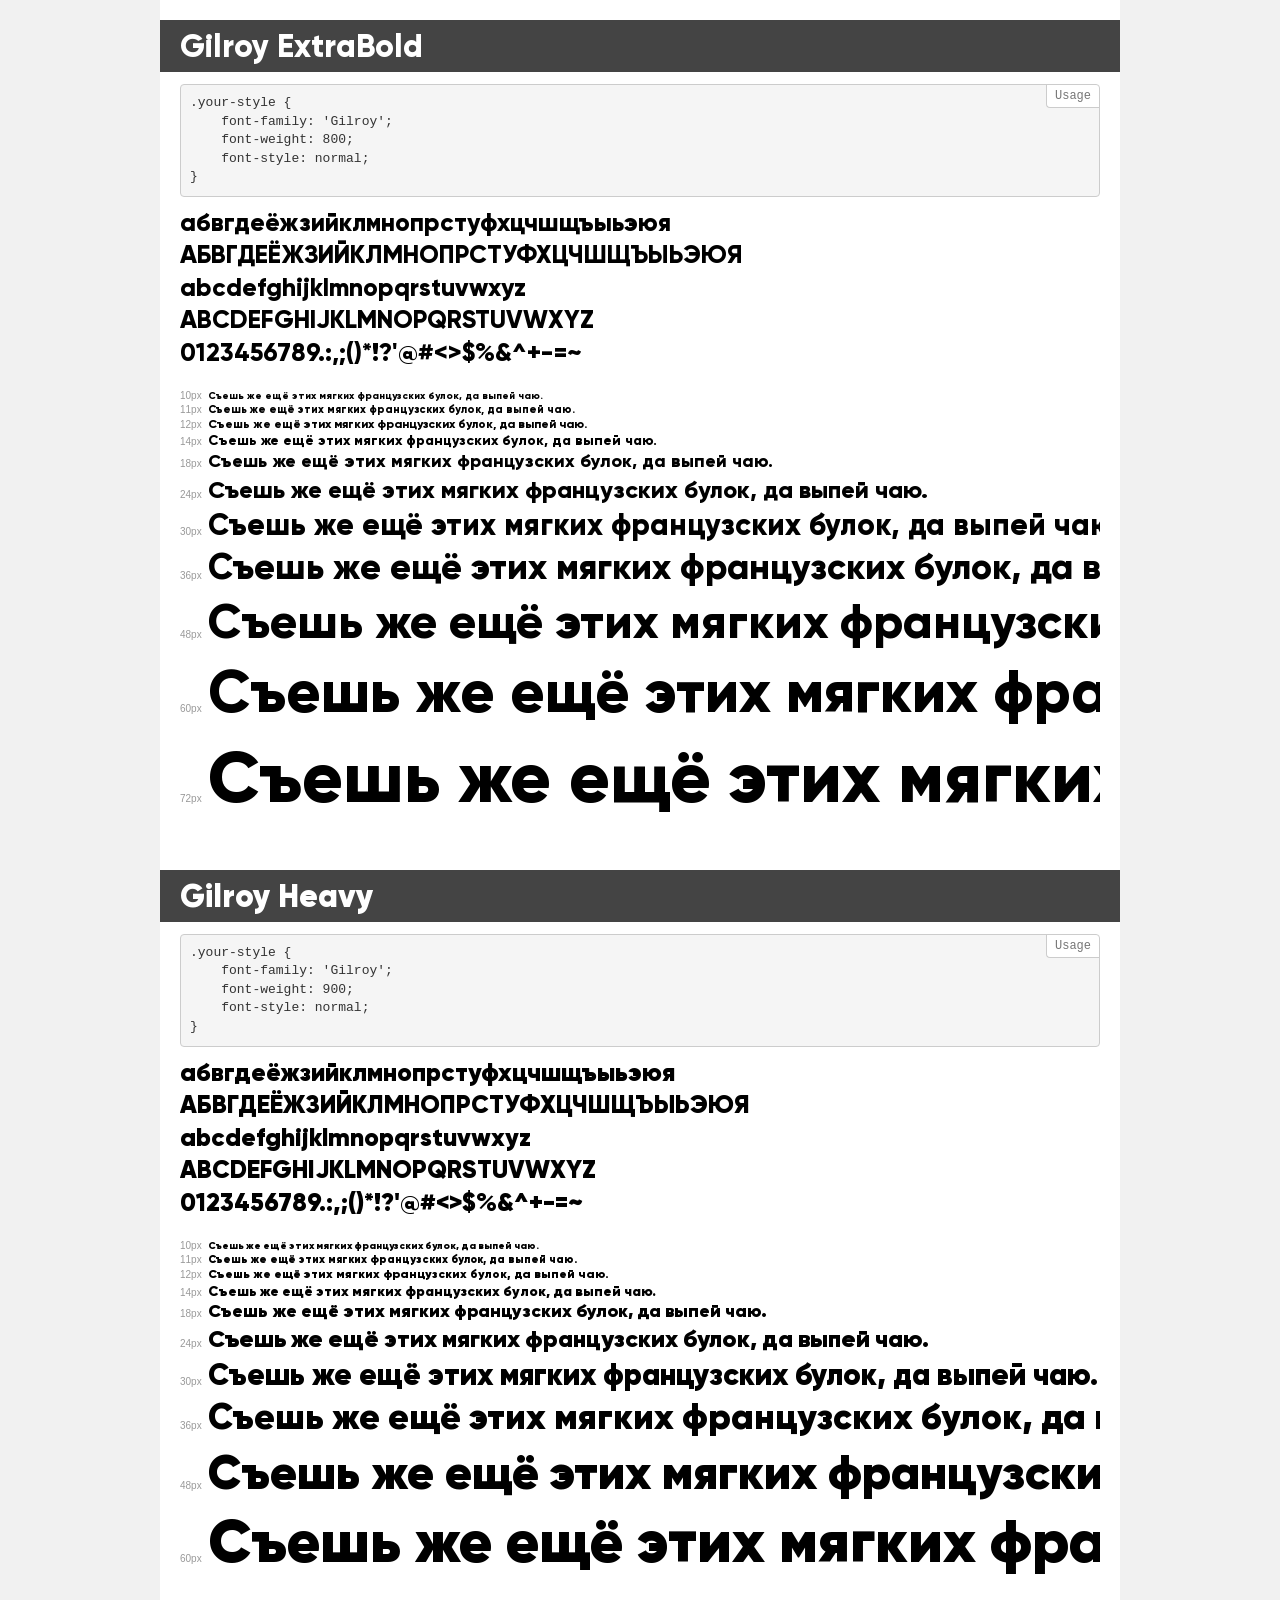
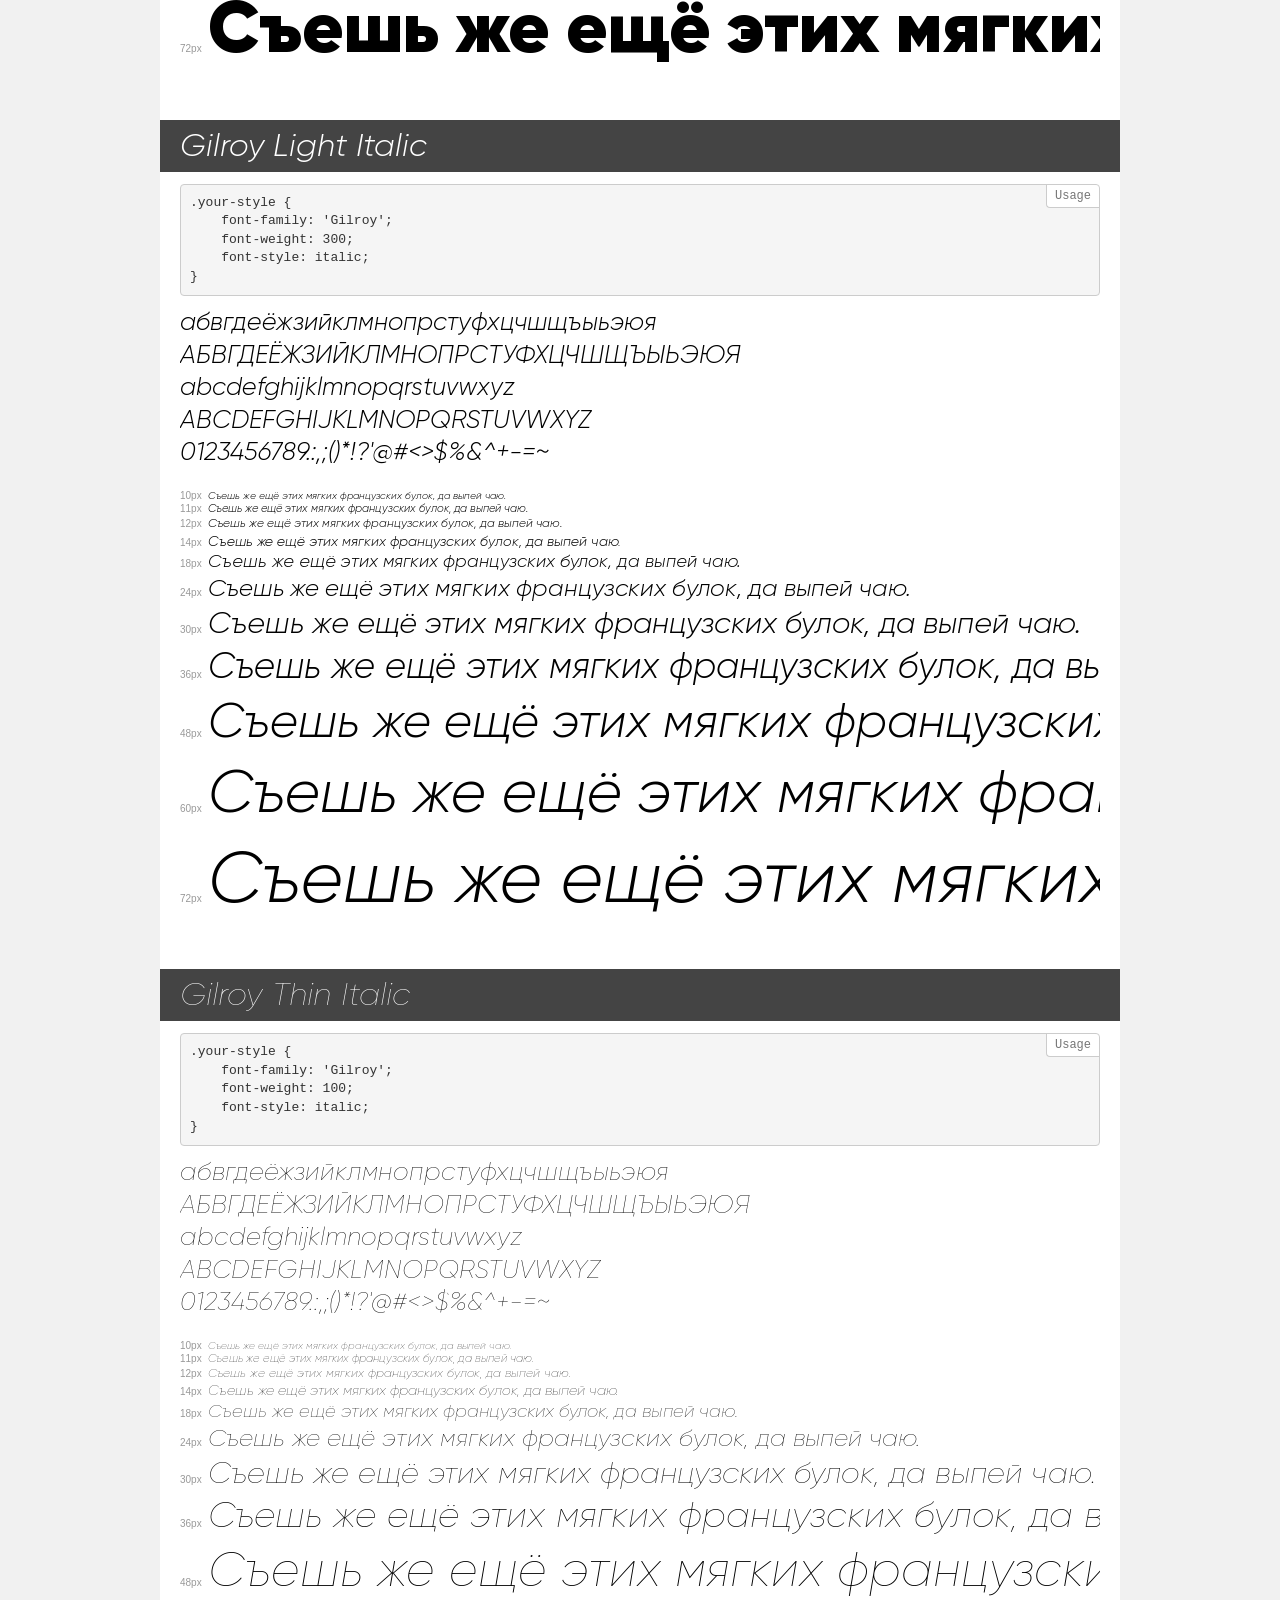
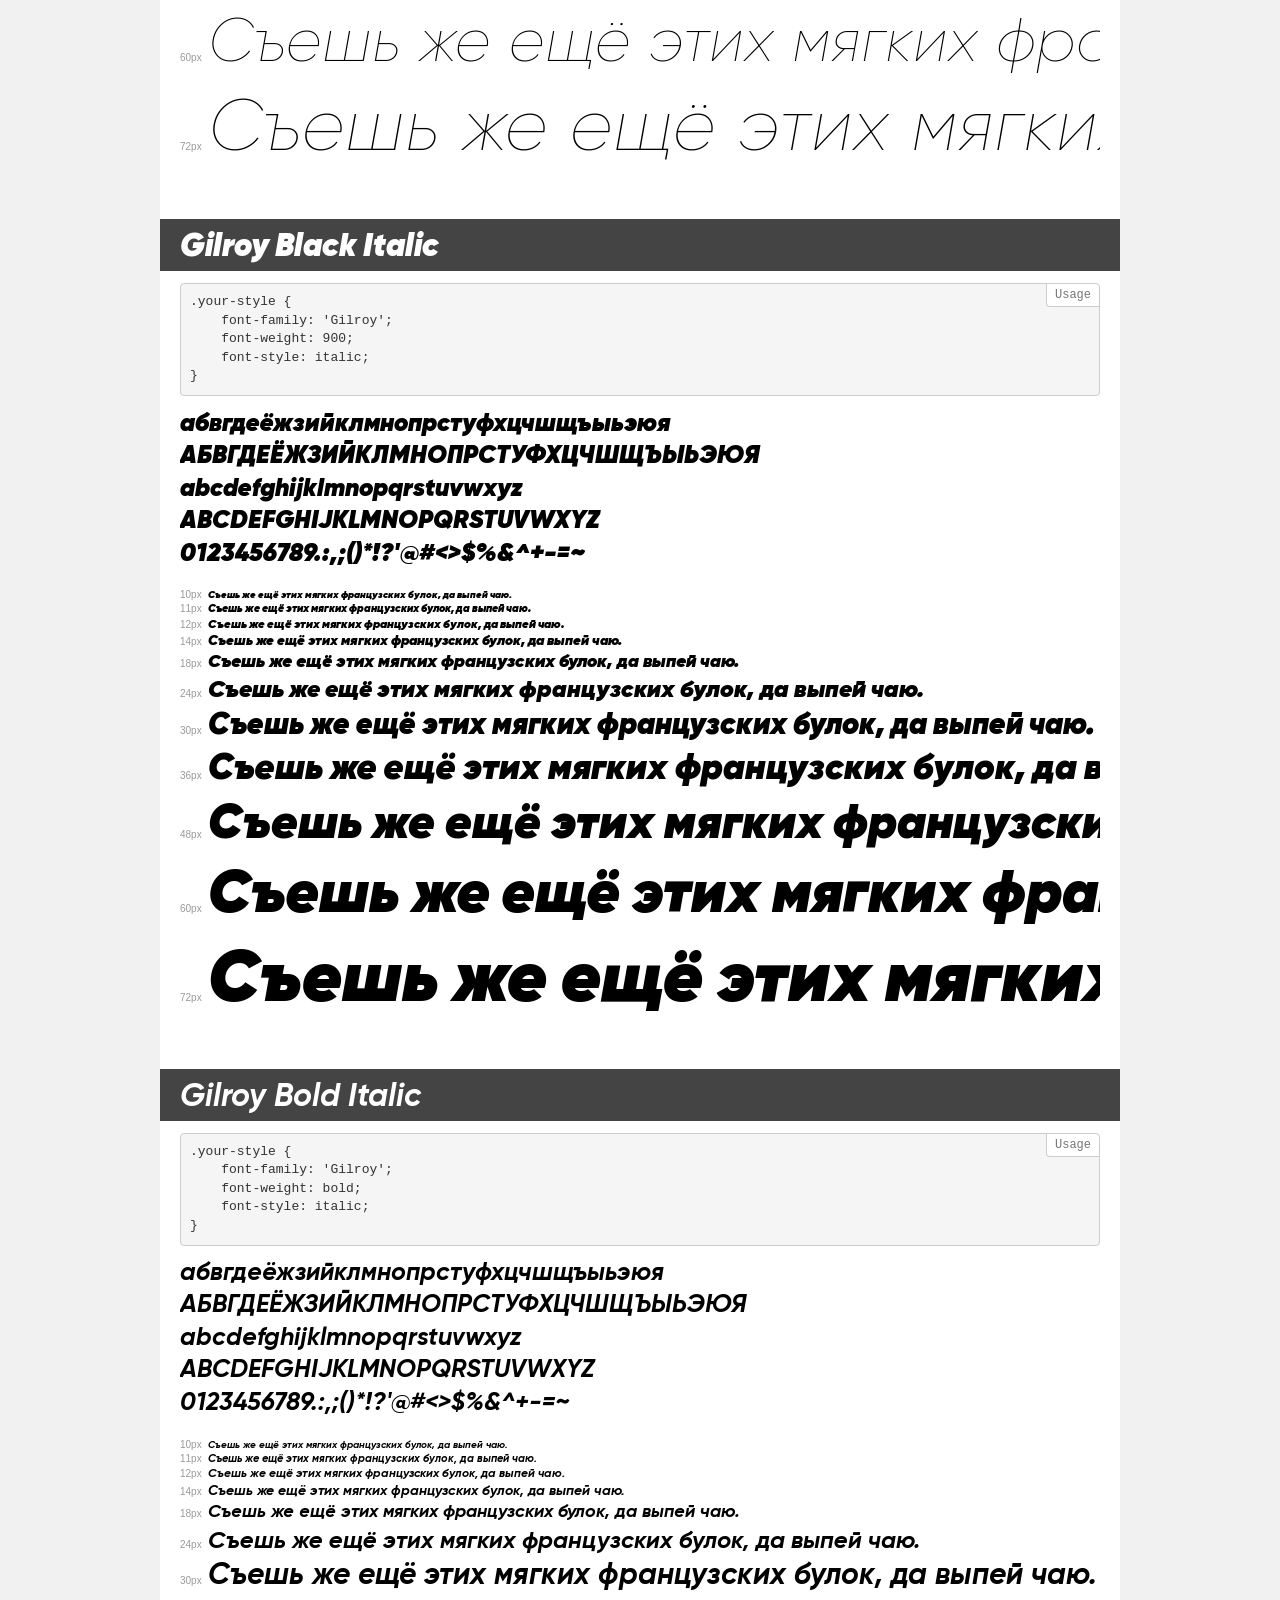
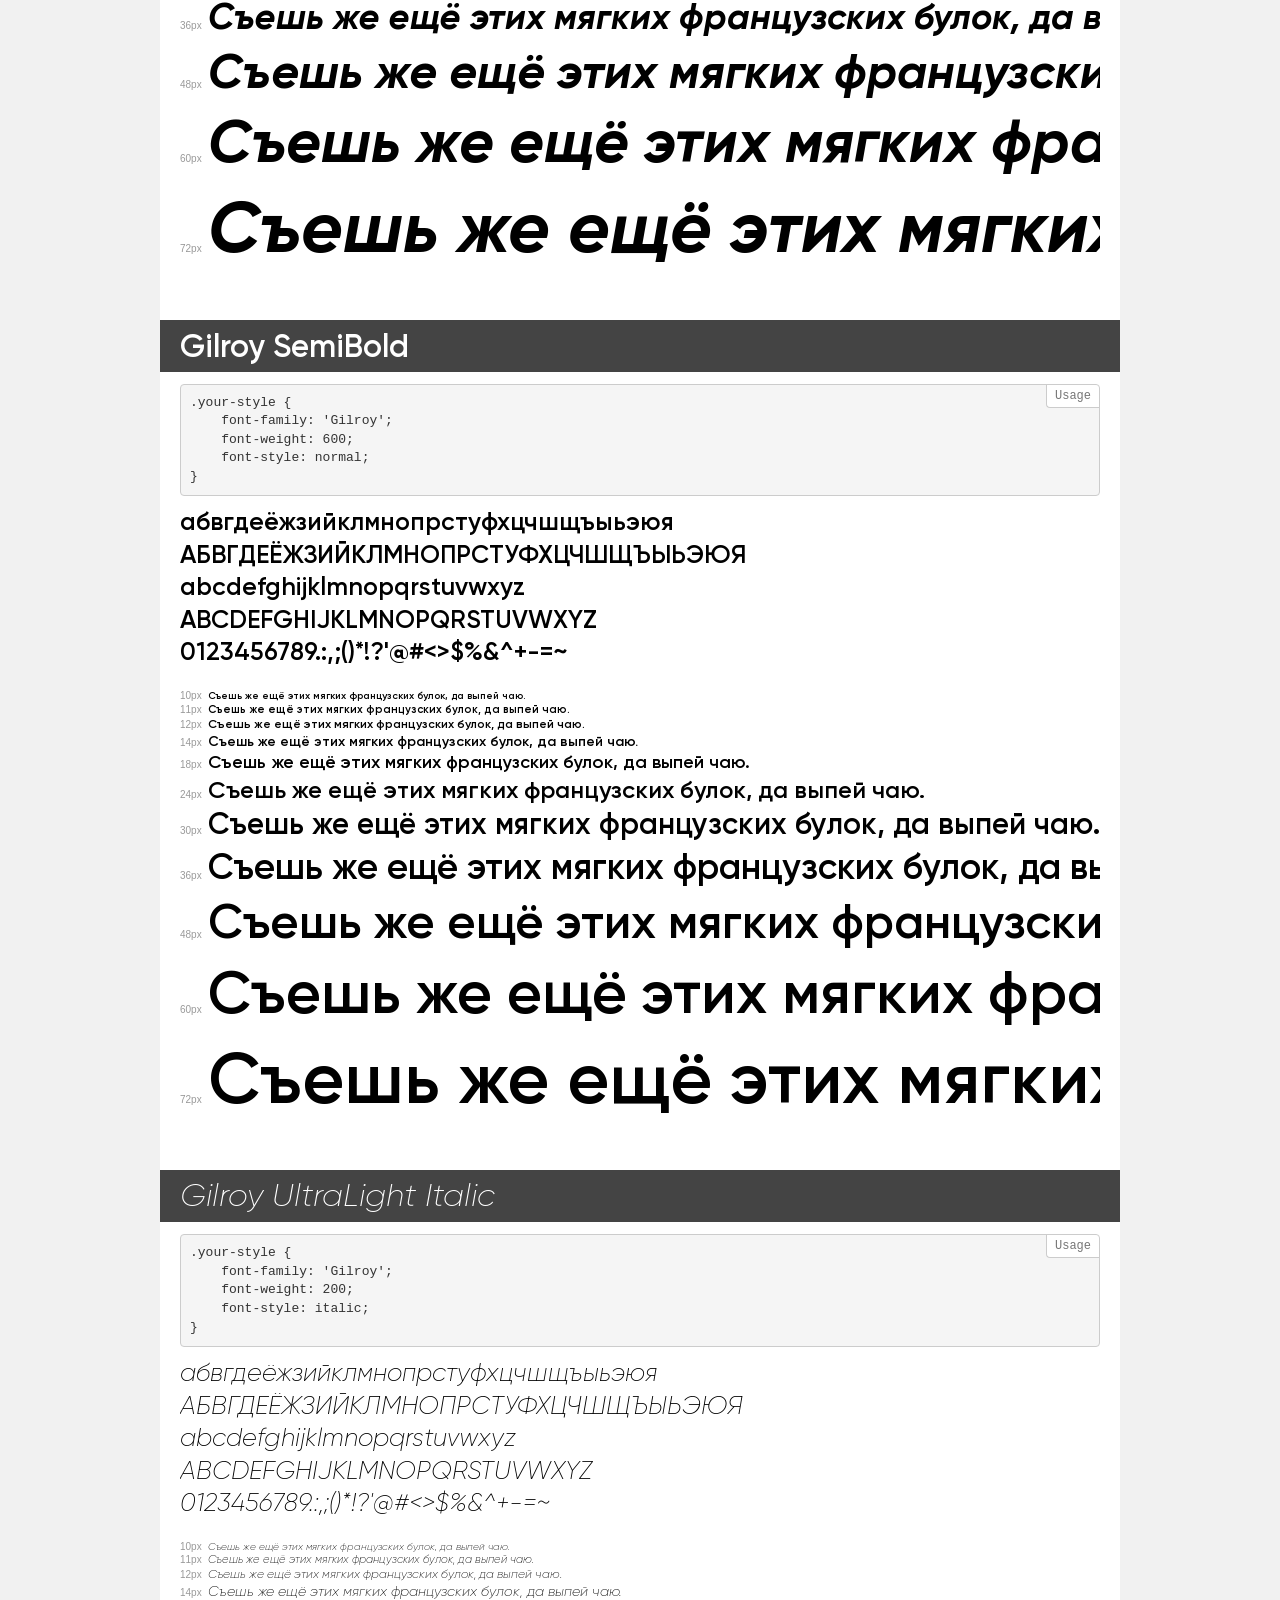
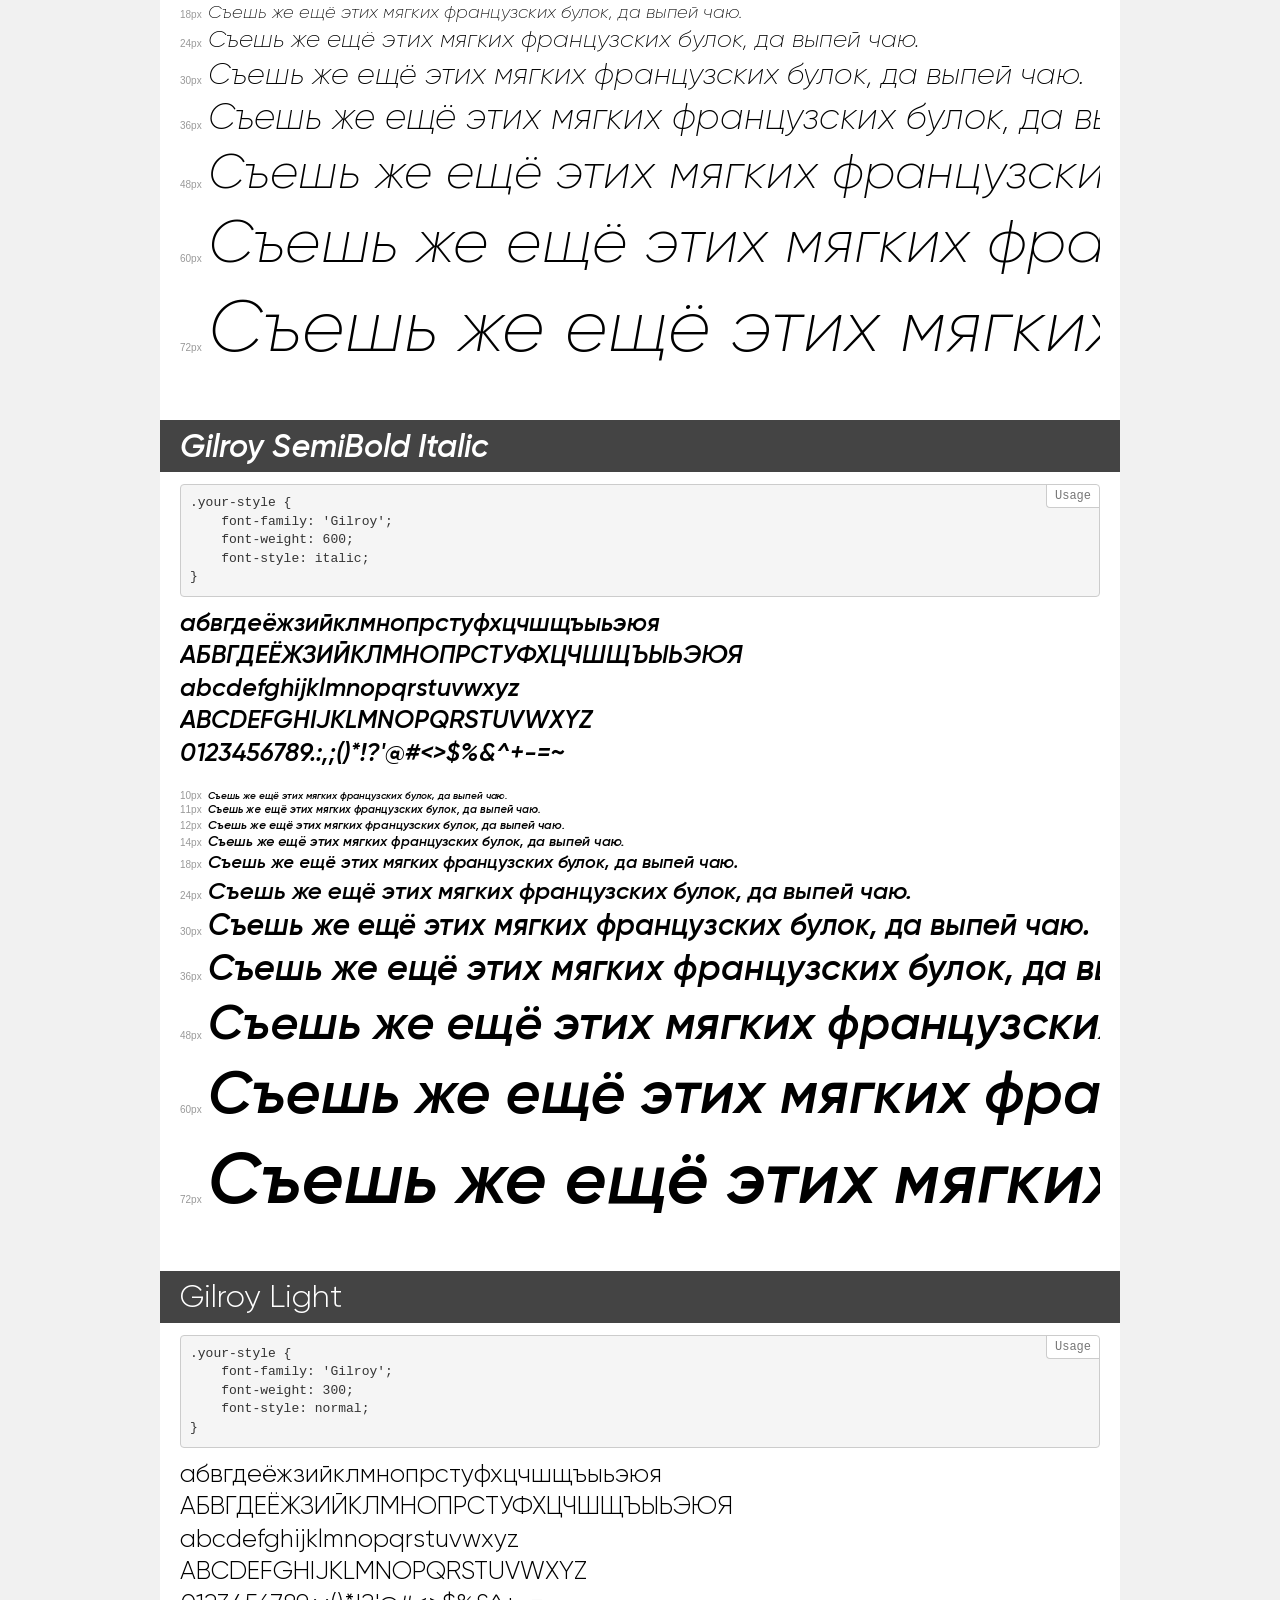
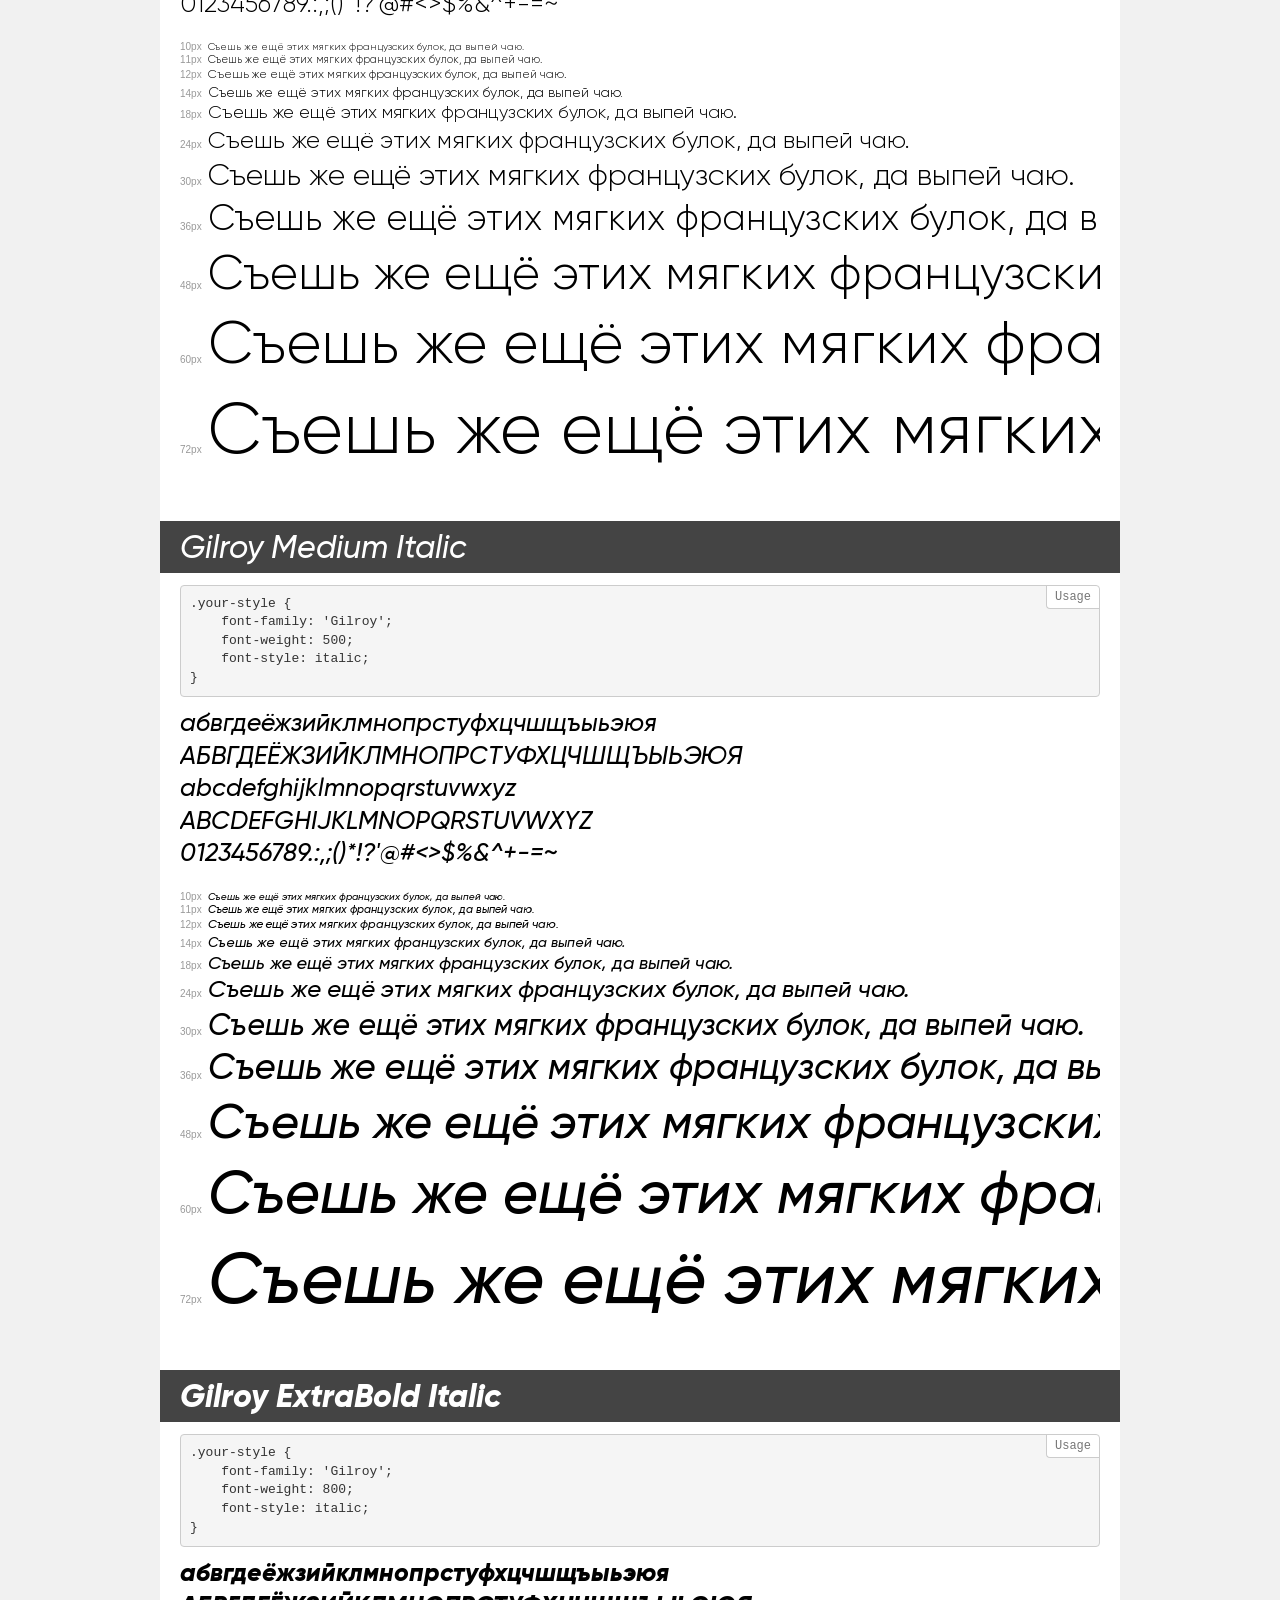
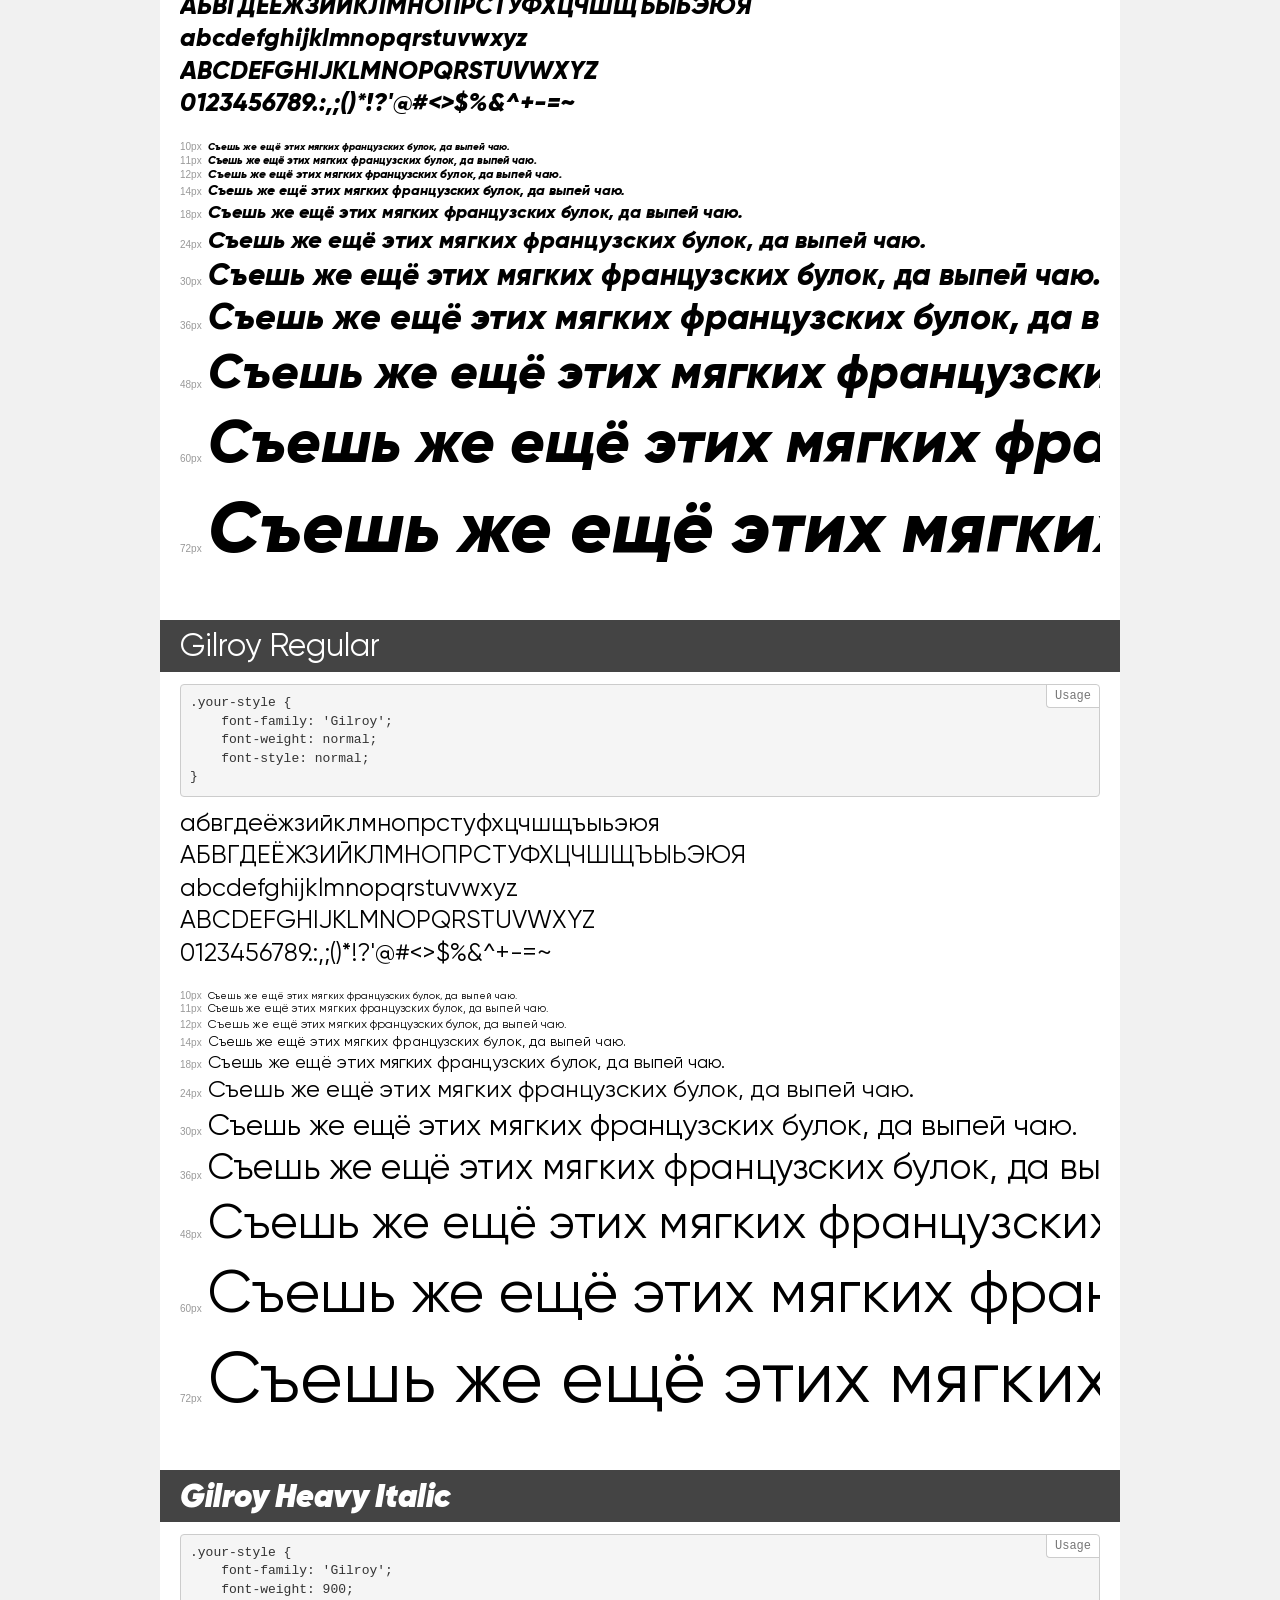
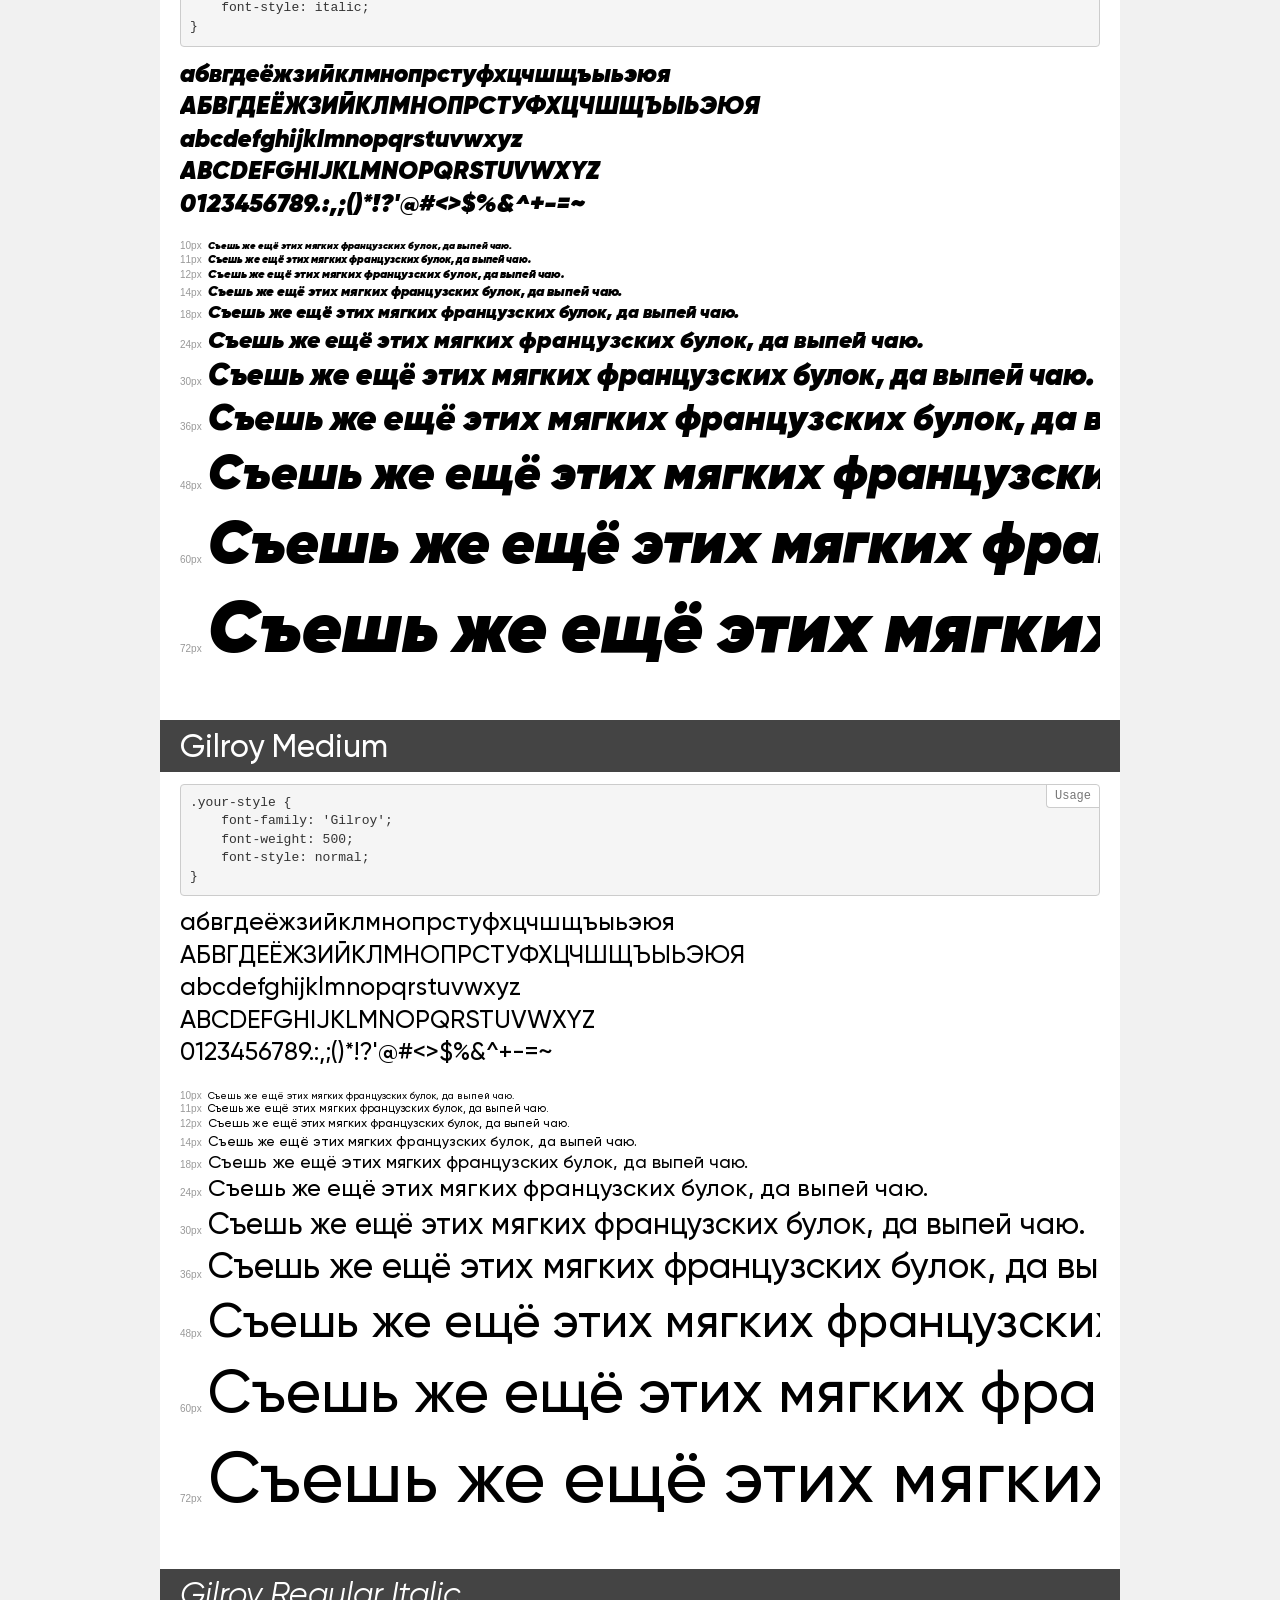
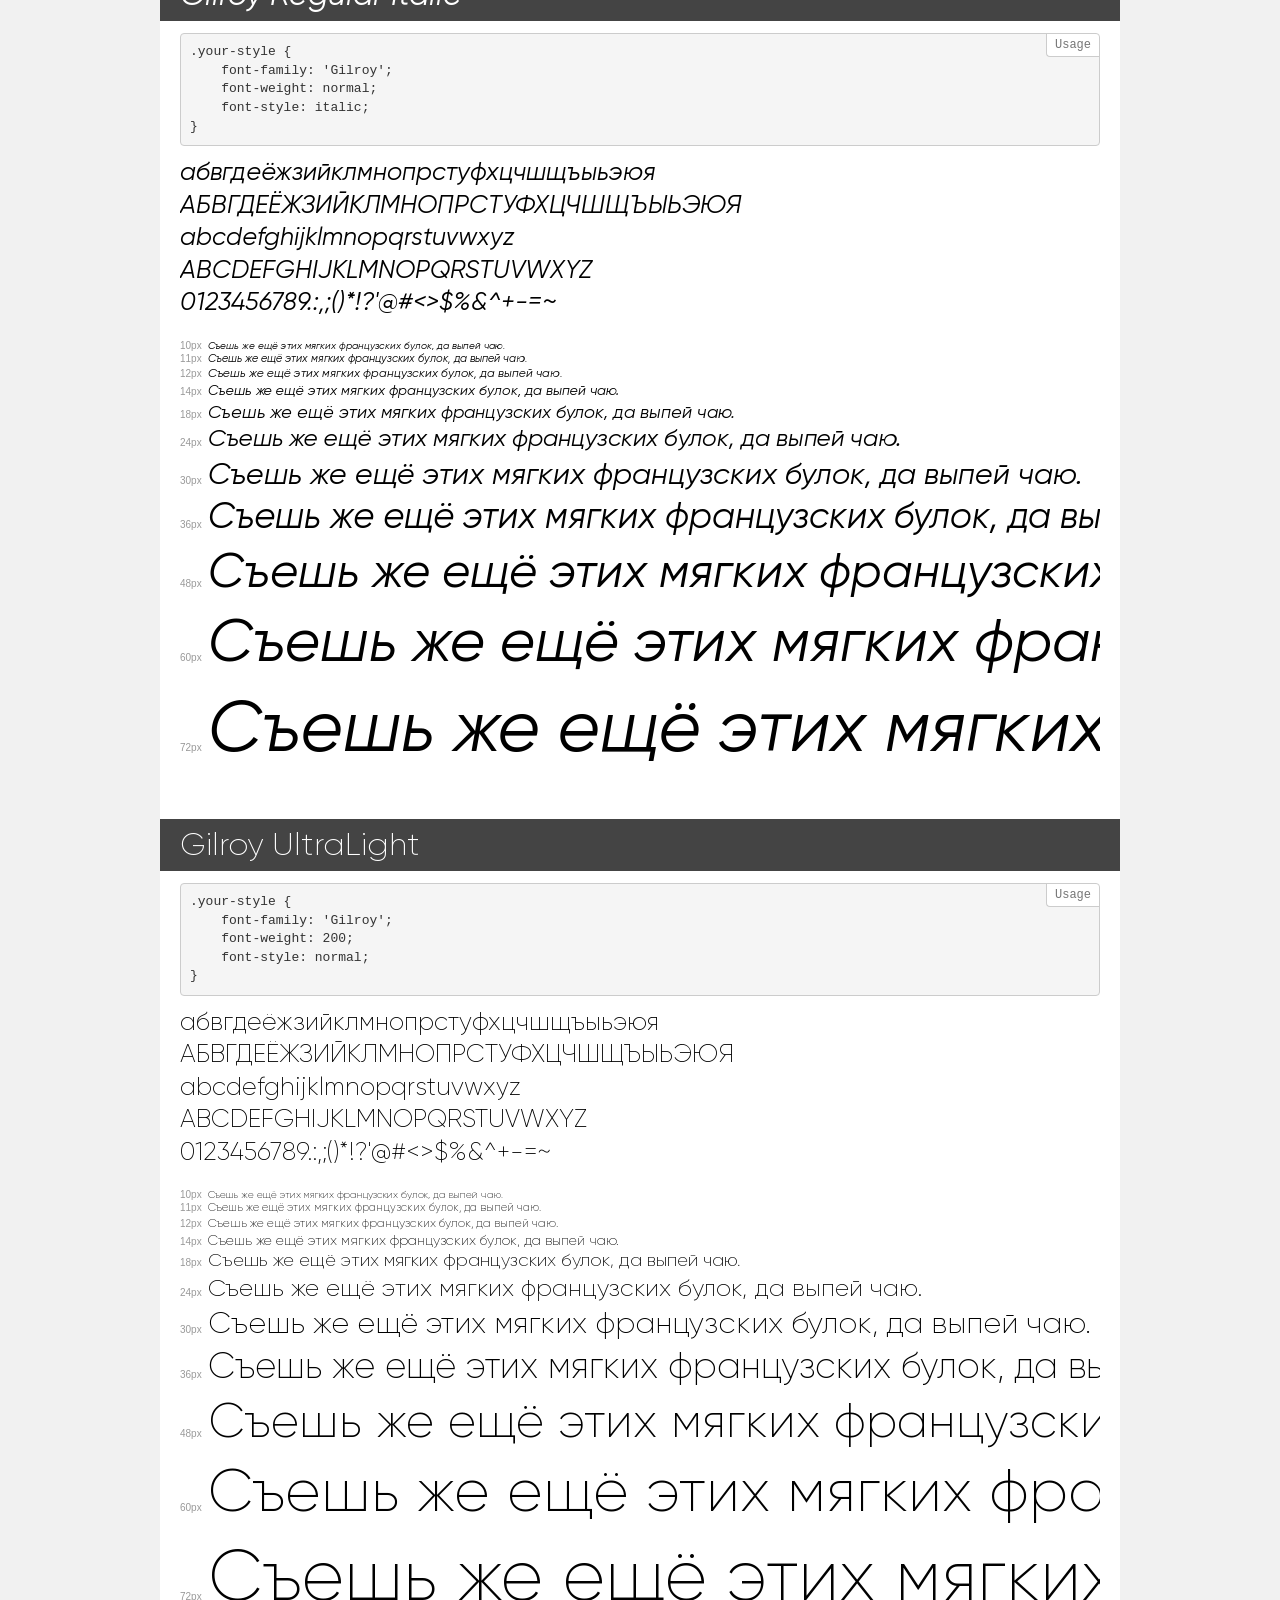
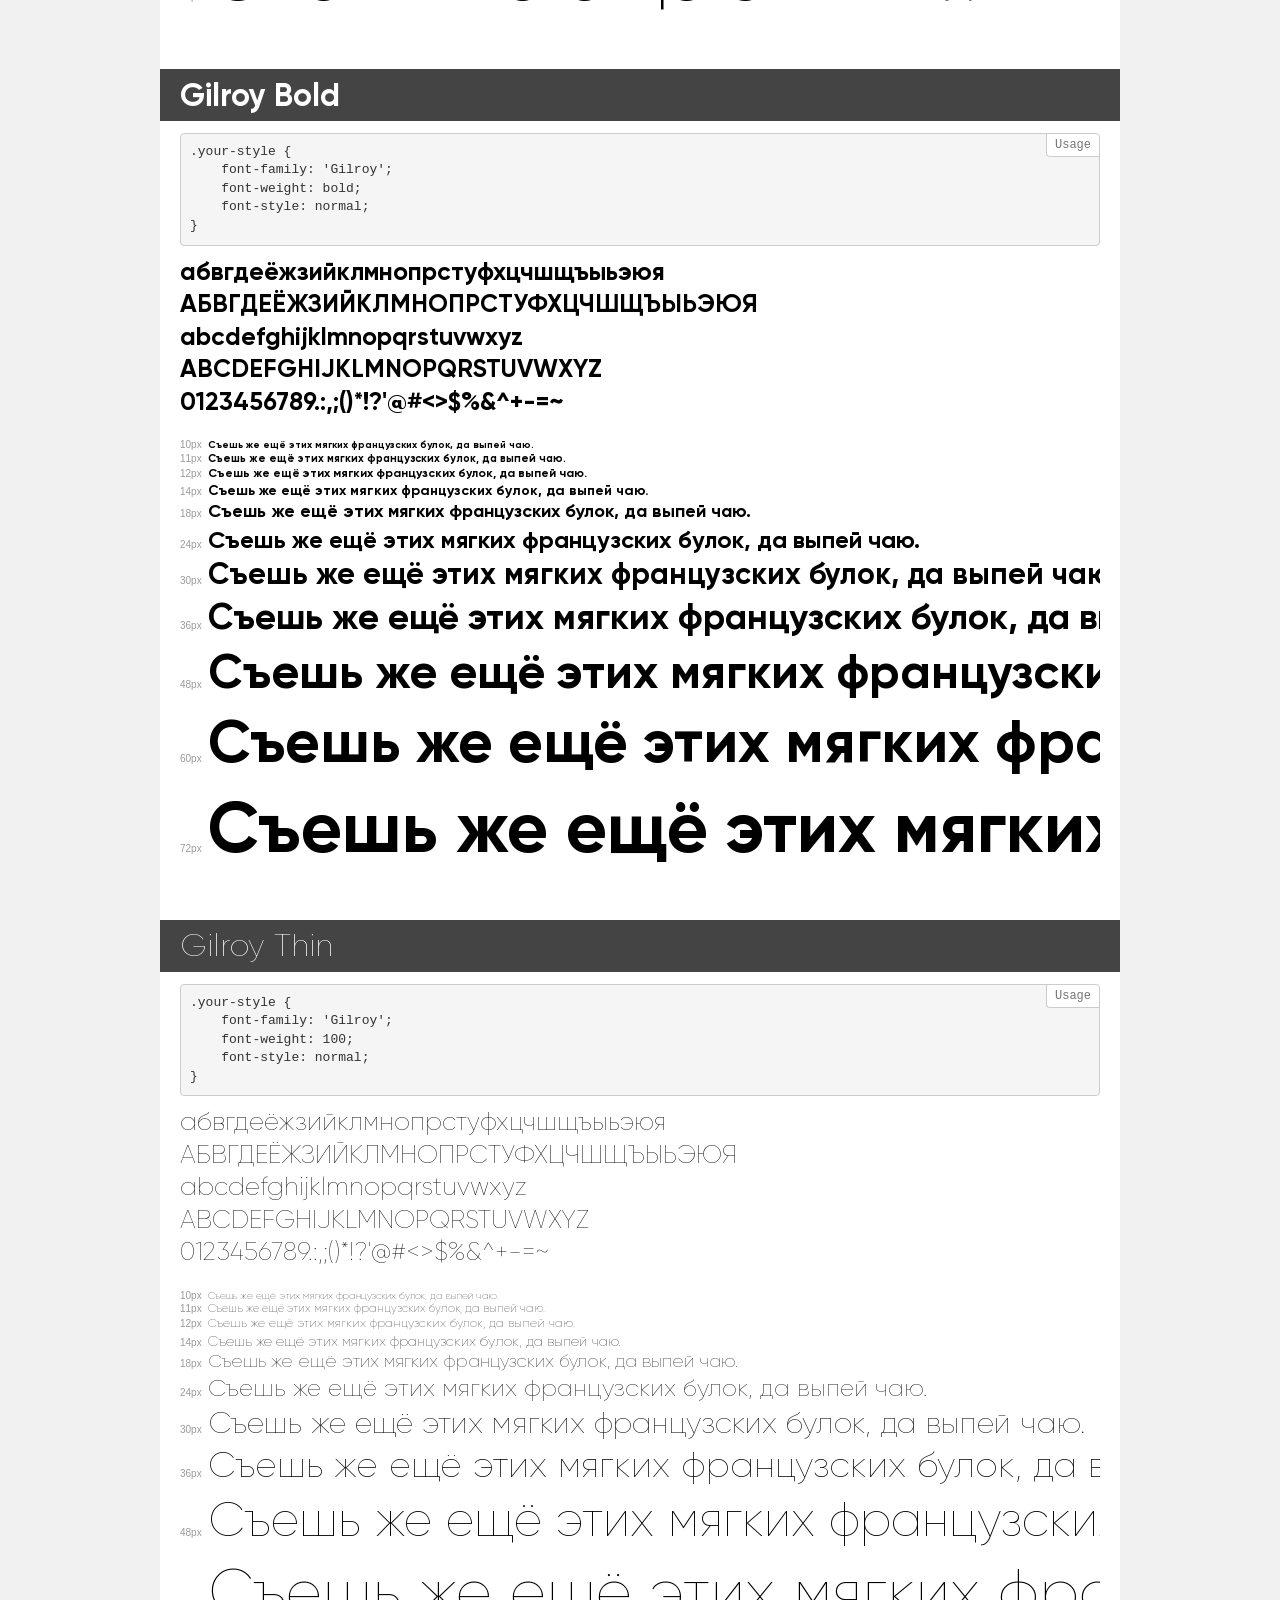
<file: assets/fonts/Gilroy/demo.html>
<!DOCTYPE html>
<html>
<head>
    <meta charset="utf-8">
    <meta http-equiv="X-UA-Compatible" content="IE=edge">
    <meta name="viewport" content="width=device-width, initial-scale=1">
    <meta name="robots" content="noindex, noarchive">
    <meta name="format-detection" content="telephone=no">
    <title>Transfonter demo</title>
    <link href="stylesheet.css" rel="stylesheet">
    <style>
        /*
        http://meyerweb.com/eric/tools/css/reset/
        v2.0 | 20110126
        License: none (public domain)
        */
        html, body, div, span, applet, object, iframe,
        h1, h2, h3, h4, h5, h6, p, blockquote, pre,
        a, abbr, acronym, address, big, cite, code,
        del, dfn, em, img, ins, kbd, q, s, samp,
        small, strike, strong, sub, sup, tt, var,
        b, u, i, center,
        dl, dt, dd, ol, ul, li,
        fieldset, form, label, legend,
        table, caption, tbody, tfoot, thead, tr, th, td,
        article, aside, canvas, details, embed,
        figure, figcaption, footer, header, hgroup,
        menu, nav, output, ruby, section, summary,
        time, mark, audio, video {
            margin: 0;
            padding: 0;
            border: 0;
            font-size: 100%;
            font: inherit;
            vertical-align: baseline;
        }
        /* HTML5 display-role reset for older browsers */
        article, aside, details, figcaption, figure,
        footer, header, hgroup, menu, nav, section {
            display: block;
        }
        body {
            line-height: 1;
        }
        ol, ul {
            list-style: none;
        }
        blockquote, q {
            quotes: none;
        }
        blockquote:before, blockquote:after,
        q:before, q:after {
            content: '';
            content: none;
        }
        table {
            border-collapse: collapse;
            border-spacing: 0;
        }
        /* common styles */
        body {
            background: #f1f1f1;
            color: #000;
        }
        .page {
            background: #fff;
            width: 920px;
            margin: 0 auto;
            padding: 20px 20px 0 20px;
            overflow: hidden;
        }
        .font-container {
            overflow-x: auto;
            overflow-y: hidden;
            margin-bottom: 40px;
            line-height: 1.3;
            white-space: nowrap;
            padding-bottom: 5px;
        }
        h1 {
            position: relative;
            background: #444;
            font-size: 32px;
            color: #fff;
            padding: 10px 20px;
            margin: 0 -20px 12px -20px;
        }
        .letters {
            font-size: 25px;
            margin-bottom: 20px;
        }
        .s10:before {
            content: '10px';
        }
        .s11:before {
            content: '11px';
        }
        .s12:before {
            content: '12px';
        }
        .s14:before {
            content: '14px';
        }
        .s18:before {
            content: '18px';
        }
        .s24:before {
            content: '24px';
        }
        .s30:before {
            content: '30px';
        }
        .s36:before {
            content: '36px';
        }
        .s48:before {
            content: '48px';
        }
        .s60:before {
            content: '60px';
        }
        .s72:before {
            content: '72px';
        }
        .s10:before, .s11:before, .s12:before, .s14:before,
        .s18:before, .s24:before, .s30:before, .s36:before,
        .s48:before, .s60:before, .s72:before {
            font-family: Arial, sans-serif;
            font-size: 10px;
            font-weight: normal;
            font-style: normal;
            color: #999;
            padding-right: 6px;
        }
        pre {
            display: block;
            position: relative;
            padding: 9px;
            margin: 0 0 10px;
            font-family: Monaco, Menlo, Consolas, "Courier New", monospace !important;
            font-size: 13px;
            line-height: 1.428571429;
            color: #333;
            font-weight: normal !important;
            font-style: normal !important;
            background-color: #f5f5f5;
            border: 1px solid #ccc;
            overflow-x: auto;
            border-radius: 4px;
        }
        pre:after {
            display: block;
            position: absolute;
            right: 0;
            top: 0;
            content: 'Usage';
            line-height: 1;
            padding: 5px 8px;
            font-size: 12px;
            color: #767676;
            background-color: #fff;
            border: 1px solid #ccc;
            border-right: none;
            border-top: none;
            border-radius: 0 4px 0 4px;
            z-index: 10;
        }
        /* responsive */
        @media (max-width: 959px) {
            .page {
                width: auto;
                margin: 0;
            }
        }
    </style>
</head>
<body>
<div class="page">
    <div class="demo" style="font-family: 'Gilroy'; font-weight: 800; font-style: normal;">
        <h1>Gilroy ExtraBold</h1>
        <pre>.your-style {
    font-family: 'Gilroy';
    font-weight: 800;
    font-style: normal;
}</pre>
        <div class="font-container">
            <p class="letters">
                абвгдеёжзийклмнопрстуфхцчшщъыьэюя<br>
АБВГДЕЁЖЗИЙКЛМНОПРСТУФХЦЧШЩЪЫЬЭЮЯ<br>
abcdefghijklmnopqrstuvwxyz<br>
ABCDEFGHIJKLMNOPQRSTUVWXYZ<br>
                0123456789.:,;()*!?'@#<>$%&^+-=~
            </p>
            <p class="s10" style="font-size: 10px;">Съешь же ещё этих мягких французских булок, да выпей чаю.</p>
            <p class="s11" style="font-size: 11px;">Съешь же ещё этих мягких французских булок, да выпей чаю.</p>
            <p class="s12" style="font-size: 12px;">Съешь же ещё этих мягких французских булок, да выпей чаю.</p>
            <p class="s14" style="font-size: 14px;">Съешь же ещё этих мягких французских булок, да выпей чаю.</p>
            <p class="s18" style="font-size: 18px;">Съешь же ещё этих мягких французских булок, да выпей чаю.</p>
            <p class="s24" style="font-size: 24px;">Съешь же ещё этих мягких французских булок, да выпей чаю.</p>
            <p class="s30" style="font-size: 30px;">Съешь же ещё этих мягких французских булок, да выпей чаю.</p>
            <p class="s36" style="font-size: 36px;">Съешь же ещё этих мягких французских булок, да выпей чаю.</p>
            <p class="s48" style="font-size: 48px;">Съешь же ещё этих мягких французских булок, да выпей чаю.</p>
            <p class="s60" style="font-size: 60px;">Съешь же ещё этих мягких французских булок, да выпей чаю.</p>
            <p class="s72" style="font-size: 72px;">Съешь же ещё этих мягких французских булок, да выпей чаю.</p>
        </div>
    </div>
    <div class="demo" style="font-family: 'Gilroy'; font-weight: 900; font-style: normal;">
        <h1>Gilroy Heavy</h1>
        <pre>.your-style {
    font-family: 'Gilroy';
    font-weight: 900;
    font-style: normal;
}</pre>
        <div class="font-container">
            <p class="letters">
                абвгдеёжзийклмнопрстуфхцчшщъыьэюя<br>
АБВГДЕЁЖЗИЙКЛМНОПРСТУФХЦЧШЩЪЫЬЭЮЯ<br>
abcdefghijklmnopqrstuvwxyz<br>
ABCDEFGHIJKLMNOPQRSTUVWXYZ<br>
                0123456789.:,;()*!?'@#<>$%&^+-=~
            </p>
            <p class="s10" style="font-size: 10px;">Съешь же ещё этих мягких французских булок, да выпей чаю.</p>
            <p class="s11" style="font-size: 11px;">Съешь же ещё этих мягких французских булок, да выпей чаю.</p>
            <p class="s12" style="font-size: 12px;">Съешь же ещё этих мягких французских булок, да выпей чаю.</p>
            <p class="s14" style="font-size: 14px;">Съешь же ещё этих мягких французских булок, да выпей чаю.</p>
            <p class="s18" style="font-size: 18px;">Съешь же ещё этих мягких французских булок, да выпей чаю.</p>
            <p class="s24" style="font-size: 24px;">Съешь же ещё этих мягких французских булок, да выпей чаю.</p>
            <p class="s30" style="font-size: 30px;">Съешь же ещё этих мягких французских булок, да выпей чаю.</p>
            <p class="s36" style="font-size: 36px;">Съешь же ещё этих мягких французских булок, да выпей чаю.</p>
            <p class="s48" style="font-size: 48px;">Съешь же ещё этих мягких французских булок, да выпей чаю.</p>
            <p class="s60" style="font-size: 60px;">Съешь же ещё этих мягких французских булок, да выпей чаю.</p>
            <p class="s72" style="font-size: 72px;">Съешь же ещё этих мягких французских булок, да выпей чаю.</p>
        </div>
    </div>
    <div class="demo" style="font-family: 'Gilroy'; font-weight: 300; font-style: italic;">
        <h1>Gilroy Light Italic</h1>
        <pre>.your-style {
    font-family: 'Gilroy';
    font-weight: 300;
    font-style: italic;
}</pre>
        <div class="font-container">
            <p class="letters">
                абвгдеёжзийклмнопрстуфхцчшщъыьэюя<br>
АБВГДЕЁЖЗИЙКЛМНОПРСТУФХЦЧШЩЪЫЬЭЮЯ<br>
abcdefghijklmnopqrstuvwxyz<br>
ABCDEFGHIJKLMNOPQRSTUVWXYZ<br>
                0123456789.:,;()*!?'@#<>$%&^+-=~
            </p>
            <p class="s10" style="font-size: 10px;">Съешь же ещё этих мягких французских булок, да выпей чаю.</p>
            <p class="s11" style="font-size: 11px;">Съешь же ещё этих мягких французских булок, да выпей чаю.</p>
            <p class="s12" style="font-size: 12px;">Съешь же ещё этих мягких французских булок, да выпей чаю.</p>
            <p class="s14" style="font-size: 14px;">Съешь же ещё этих мягких французских булок, да выпей чаю.</p>
            <p class="s18" style="font-size: 18px;">Съешь же ещё этих мягких французских булок, да выпей чаю.</p>
            <p class="s24" style="font-size: 24px;">Съешь же ещё этих мягких французских булок, да выпей чаю.</p>
            <p class="s30" style="font-size: 30px;">Съешь же ещё этих мягких французских булок, да выпей чаю.</p>
            <p class="s36" style="font-size: 36px;">Съешь же ещё этих мягких французских булок, да выпей чаю.</p>
            <p class="s48" style="font-size: 48px;">Съешь же ещё этих мягких французских булок, да выпей чаю.</p>
            <p class="s60" style="font-size: 60px;">Съешь же ещё этих мягких французских булок, да выпей чаю.</p>
            <p class="s72" style="font-size: 72px;">Съешь же ещё этих мягких французских булок, да выпей чаю.</p>
        </div>
    </div>
    <div class="demo" style="font-family: 'Gilroy'; font-weight: 100; font-style: italic;">
        <h1>Gilroy Thin Italic</h1>
        <pre>.your-style {
    font-family: 'Gilroy';
    font-weight: 100;
    font-style: italic;
}</pre>
        <div class="font-container">
            <p class="letters">
                абвгдеёжзийклмнопрстуфхцчшщъыьэюя<br>
АБВГДЕЁЖЗИЙКЛМНОПРСТУФХЦЧШЩЪЫЬЭЮЯ<br>
abcdefghijklmnopqrstuvwxyz<br>
ABCDEFGHIJKLMNOPQRSTUVWXYZ<br>
                0123456789.:,;()*!?'@#<>$%&^+-=~
            </p>
            <p class="s10" style="font-size: 10px;">Съешь же ещё этих мягких французских булок, да выпей чаю.</p>
            <p class="s11" style="font-size: 11px;">Съешь же ещё этих мягких французских булок, да выпей чаю.</p>
            <p class="s12" style="font-size: 12px;">Съешь же ещё этих мягких французских булок, да выпей чаю.</p>
            <p class="s14" style="font-size: 14px;">Съешь же ещё этих мягких французских булок, да выпей чаю.</p>
            <p class="s18" style="font-size: 18px;">Съешь же ещё этих мягких французских булок, да выпей чаю.</p>
            <p class="s24" style="font-size: 24px;">Съешь же ещё этих мягких французских булок, да выпей чаю.</p>
            <p class="s30" style="font-size: 30px;">Съешь же ещё этих мягких французских булок, да выпей чаю.</p>
            <p class="s36" style="font-size: 36px;">Съешь же ещё этих мягких французских булок, да выпей чаю.</p>
            <p class="s48" style="font-size: 48px;">Съешь же ещё этих мягких французских булок, да выпей чаю.</p>
            <p class="s60" style="font-size: 60px;">Съешь же ещё этих мягких французских булок, да выпей чаю.</p>
            <p class="s72" style="font-size: 72px;">Съешь же ещё этих мягких французских булок, да выпей чаю.</p>
        </div>
    </div>
    <div class="demo" style="font-family: 'Gilroy'; font-weight: 900; font-style: italic;">
        <h1>Gilroy Black Italic</h1>
        <pre>.your-style {
    font-family: 'Gilroy';
    font-weight: 900;
    font-style: italic;
}</pre>
        <div class="font-container">
            <p class="letters">
                абвгдеёжзийклмнопрстуфхцчшщъыьэюя<br>
АБВГДЕЁЖЗИЙКЛМНОПРСТУФХЦЧШЩЪЫЬЭЮЯ<br>
abcdefghijklmnopqrstuvwxyz<br>
ABCDEFGHIJKLMNOPQRSTUVWXYZ<br>
                0123456789.:,;()*!?'@#<>$%&^+-=~
            </p>
            <p class="s10" style="font-size: 10px;">Съешь же ещё этих мягких французских булок, да выпей чаю.</p>
            <p class="s11" style="font-size: 11px;">Съешь же ещё этих мягких французских булок, да выпей чаю.</p>
            <p class="s12" style="font-size: 12px;">Съешь же ещё этих мягких французских булок, да выпей чаю.</p>
            <p class="s14" style="font-size: 14px;">Съешь же ещё этих мягких французских булок, да выпей чаю.</p>
            <p class="s18" style="font-size: 18px;">Съешь же ещё этих мягких французских булок, да выпей чаю.</p>
            <p class="s24" style="font-size: 24px;">Съешь же ещё этих мягких французских булок, да выпей чаю.</p>
            <p class="s30" style="font-size: 30px;">Съешь же ещё этих мягких французских булок, да выпей чаю.</p>
            <p class="s36" style="font-size: 36px;">Съешь же ещё этих мягких французских булок, да выпей чаю.</p>
            <p class="s48" style="font-size: 48px;">Съешь же ещё этих мягких французских булок, да выпей чаю.</p>
            <p class="s60" style="font-size: 60px;">Съешь же ещё этих мягких французских булок, да выпей чаю.</p>
            <p class="s72" style="font-size: 72px;">Съешь же ещё этих мягких французских булок, да выпей чаю.</p>
        </div>
    </div>
    <div class="demo" style="font-family: 'Gilroy'; font-weight: bold; font-style: italic;">
        <h1>Gilroy Bold Italic</h1>
        <pre>.your-style {
    font-family: 'Gilroy';
    font-weight: bold;
    font-style: italic;
}</pre>
        <div class="font-container">
            <p class="letters">
                абвгдеёжзийклмнопрстуфхцчшщъыьэюя<br>
АБВГДЕЁЖЗИЙКЛМНОПРСТУФХЦЧШЩЪЫЬЭЮЯ<br>
abcdefghijklmnopqrstuvwxyz<br>
ABCDEFGHIJKLMNOPQRSTUVWXYZ<br>
                0123456789.:,;()*!?'@#<>$%&^+-=~
            </p>
            <p class="s10" style="font-size: 10px;">Съешь же ещё этих мягких французских булок, да выпей чаю.</p>
            <p class="s11" style="font-size: 11px;">Съешь же ещё этих мягких французских булок, да выпей чаю.</p>
            <p class="s12" style="font-size: 12px;">Съешь же ещё этих мягких французских булок, да выпей чаю.</p>
            <p class="s14" style="font-size: 14px;">Съешь же ещё этих мягких французских булок, да выпей чаю.</p>
            <p class="s18" style="font-size: 18px;">Съешь же ещё этих мягких французских булок, да выпей чаю.</p>
            <p class="s24" style="font-size: 24px;">Съешь же ещё этих мягких французских булок, да выпей чаю.</p>
            <p class="s30" style="font-size: 30px;">Съешь же ещё этих мягких французских булок, да выпей чаю.</p>
            <p class="s36" style="font-size: 36px;">Съешь же ещё этих мягких французских булок, да выпей чаю.</p>
            <p class="s48" style="font-size: 48px;">Съешь же ещё этих мягких французских булок, да выпей чаю.</p>
            <p class="s60" style="font-size: 60px;">Съешь же ещё этих мягких французских булок, да выпей чаю.</p>
            <p class="s72" style="font-size: 72px;">Съешь же ещё этих мягких французских булок, да выпей чаю.</p>
        </div>
    </div>
    <div class="demo" style="font-family: 'Gilroy'; font-weight: 600; font-style: normal;">
        <h1>Gilroy SemiBold</h1>
        <pre>.your-style {
    font-family: 'Gilroy';
    font-weight: 600;
    font-style: normal;
}</pre>
        <div class="font-container">
            <p class="letters">
                абвгдеёжзийклмнопрстуфхцчшщъыьэюя<br>
АБВГДЕЁЖЗИЙКЛМНОПРСТУФХЦЧШЩЪЫЬЭЮЯ<br>
abcdefghijklmnopqrstuvwxyz<br>
ABCDEFGHIJKLMNOPQRSTUVWXYZ<br>
                0123456789.:,;()*!?'@#<>$%&^+-=~
            </p>
            <p class="s10" style="font-size: 10px;">Съешь же ещё этих мягких французских булок, да выпей чаю.</p>
            <p class="s11" style="font-size: 11px;">Съешь же ещё этих мягких французских булок, да выпей чаю.</p>
            <p class="s12" style="font-size: 12px;">Съешь же ещё этих мягких французских булок, да выпей чаю.</p>
            <p class="s14" style="font-size: 14px;">Съешь же ещё этих мягких французских булок, да выпей чаю.</p>
            <p class="s18" style="font-size: 18px;">Съешь же ещё этих мягких французских булок, да выпей чаю.</p>
            <p class="s24" style="font-size: 24px;">Съешь же ещё этих мягких французских булок, да выпей чаю.</p>
            <p class="s30" style="font-size: 30px;">Съешь же ещё этих мягких французских булок, да выпей чаю.</p>
            <p class="s36" style="font-size: 36px;">Съешь же ещё этих мягких французских булок, да выпей чаю.</p>
            <p class="s48" style="font-size: 48px;">Съешь же ещё этих мягких французских булок, да выпей чаю.</p>
            <p class="s60" style="font-size: 60px;">Съешь же ещё этих мягких французских булок, да выпей чаю.</p>
            <p class="s72" style="font-size: 72px;">Съешь же ещё этих мягких французских булок, да выпей чаю.</p>
        </div>
    </div>
    <div class="demo" style="font-family: 'Gilroy'; font-weight: 200; font-style: italic;">
        <h1>Gilroy UltraLight Italic</h1>
        <pre>.your-style {
    font-family: 'Gilroy';
    font-weight: 200;
    font-style: italic;
}</pre>
        <div class="font-container">
            <p class="letters">
                абвгдеёжзийклмнопрстуфхцчшщъыьэюя<br>
АБВГДЕЁЖЗИЙКЛМНОПРСТУФХЦЧШЩЪЫЬЭЮЯ<br>
abcdefghijklmnopqrstuvwxyz<br>
ABCDEFGHIJKLMNOPQRSTUVWXYZ<br>
                0123456789.:,;()*!?'@#<>$%&^+-=~
            </p>
            <p class="s10" style="font-size: 10px;">Съешь же ещё этих мягких французских булок, да выпей чаю.</p>
            <p class="s11" style="font-size: 11px;">Съешь же ещё этих мягких французских булок, да выпей чаю.</p>
            <p class="s12" style="font-size: 12px;">Съешь же ещё этих мягких французских булок, да выпей чаю.</p>
            <p class="s14" style="font-size: 14px;">Съешь же ещё этих мягких французских булок, да выпей чаю.</p>
            <p class="s18" style="font-size: 18px;">Съешь же ещё этих мягких французских булок, да выпей чаю.</p>
            <p class="s24" style="font-size: 24px;">Съешь же ещё этих мягких французских булок, да выпей чаю.</p>
            <p class="s30" style="font-size: 30px;">Съешь же ещё этих мягких французских булок, да выпей чаю.</p>
            <p class="s36" style="font-size: 36px;">Съешь же ещё этих мягких французских булок, да выпей чаю.</p>
            <p class="s48" style="font-size: 48px;">Съешь же ещё этих мягких французских булок, да выпей чаю.</p>
            <p class="s60" style="font-size: 60px;">Съешь же ещё этих мягких французских булок, да выпей чаю.</p>
            <p class="s72" style="font-size: 72px;">Съешь же ещё этих мягких французских булок, да выпей чаю.</p>
        </div>
    </div>
    <div class="demo" style="font-family: 'Gilroy'; font-weight: 600; font-style: italic;">
        <h1>Gilroy SemiBold Italic</h1>
        <pre>.your-style {
    font-family: 'Gilroy';
    font-weight: 600;
    font-style: italic;
}</pre>
        <div class="font-container">
            <p class="letters">
                абвгдеёжзийклмнопрстуфхцчшщъыьэюя<br>
АБВГДЕЁЖЗИЙКЛМНОПРСТУФХЦЧШЩЪЫЬЭЮЯ<br>
abcdefghijklmnopqrstuvwxyz<br>
ABCDEFGHIJKLMNOPQRSTUVWXYZ<br>
                0123456789.:,;()*!?'@#<>$%&^+-=~
            </p>
            <p class="s10" style="font-size: 10px;">Съешь же ещё этих мягких французских булок, да выпей чаю.</p>
            <p class="s11" style="font-size: 11px;">Съешь же ещё этих мягких французских булок, да выпей чаю.</p>
            <p class="s12" style="font-size: 12px;">Съешь же ещё этих мягких французских булок, да выпей чаю.</p>
            <p class="s14" style="font-size: 14px;">Съешь же ещё этих мягких французских булок, да выпей чаю.</p>
            <p class="s18" style="font-size: 18px;">Съешь же ещё этих мягких французских булок, да выпей чаю.</p>
            <p class="s24" style="font-size: 24px;">Съешь же ещё этих мягких французских булок, да выпей чаю.</p>
            <p class="s30" style="font-size: 30px;">Съешь же ещё этих мягких французских булок, да выпей чаю.</p>
            <p class="s36" style="font-size: 36px;">Съешь же ещё этих мягких французских булок, да выпей чаю.</p>
            <p class="s48" style="font-size: 48px;">Съешь же ещё этих мягких французских булок, да выпей чаю.</p>
            <p class="s60" style="font-size: 60px;">Съешь же ещё этих мягких французских булок, да выпей чаю.</p>
            <p class="s72" style="font-size: 72px;">Съешь же ещё этих мягких французских булок, да выпей чаю.</p>
        </div>
    </div>
    <div class="demo" style="font-family: 'Gilroy'; font-weight: 300; font-style: normal;">
        <h1>Gilroy Light</h1>
        <pre>.your-style {
    font-family: 'Gilroy';
    font-weight: 300;
    font-style: normal;
}</pre>
        <div class="font-container">
            <p class="letters">
                абвгдеёжзийклмнопрстуфхцчшщъыьэюя<br>
АБВГДЕЁЖЗИЙКЛМНОПРСТУФХЦЧШЩЪЫЬЭЮЯ<br>
abcdefghijklmnopqrstuvwxyz<br>
ABCDEFGHIJKLMNOPQRSTUVWXYZ<br>
                0123456789.:,;()*!?'@#<>$%&^+-=~
            </p>
            <p class="s10" style="font-size: 10px;">Съешь же ещё этих мягких французских булок, да выпей чаю.</p>
            <p class="s11" style="font-size: 11px;">Съешь же ещё этих мягких французских булок, да выпей чаю.</p>
            <p class="s12" style="font-size: 12px;">Съешь же ещё этих мягких французских булок, да выпей чаю.</p>
            <p class="s14" style="font-size: 14px;">Съешь же ещё этих мягких французских булок, да выпей чаю.</p>
            <p class="s18" style="font-size: 18px;">Съешь же ещё этих мягких французских булок, да выпей чаю.</p>
            <p class="s24" style="font-size: 24px;">Съешь же ещё этих мягких французских булок, да выпей чаю.</p>
            <p class="s30" style="font-size: 30px;">Съешь же ещё этих мягких французских булок, да выпей чаю.</p>
            <p class="s36" style="font-size: 36px;">Съешь же ещё этих мягких французских булок, да выпей чаю.</p>
            <p class="s48" style="font-size: 48px;">Съешь же ещё этих мягких французских булок, да выпей чаю.</p>
            <p class="s60" style="font-size: 60px;">Съешь же ещё этих мягких французских булок, да выпей чаю.</p>
            <p class="s72" style="font-size: 72px;">Съешь же ещё этих мягких французских булок, да выпей чаю.</p>
        </div>
    </div>
    <div class="demo" style="font-family: 'Gilroy'; font-weight: 500; font-style: italic;">
        <h1>Gilroy Medium Italic</h1>
        <pre>.your-style {
    font-family: 'Gilroy';
    font-weight: 500;
    font-style: italic;
}</pre>
        <div class="font-container">
            <p class="letters">
                абвгдеёжзийклмнопрстуфхцчшщъыьэюя<br>
АБВГДЕЁЖЗИЙКЛМНОПРСТУФХЦЧШЩЪЫЬЭЮЯ<br>
abcdefghijklmnopqrstuvwxyz<br>
ABCDEFGHIJKLMNOPQRSTUVWXYZ<br>
                0123456789.:,;()*!?'@#<>$%&^+-=~
            </p>
            <p class="s10" style="font-size: 10px;">Съешь же ещё этих мягких французских булок, да выпей чаю.</p>
            <p class="s11" style="font-size: 11px;">Съешь же ещё этих мягких французских булок, да выпей чаю.</p>
            <p class="s12" style="font-size: 12px;">Съешь же ещё этих мягких французских булок, да выпей чаю.</p>
            <p class="s14" style="font-size: 14px;">Съешь же ещё этих мягких французских булок, да выпей чаю.</p>
            <p class="s18" style="font-size: 18px;">Съешь же ещё этих мягких французских булок, да выпей чаю.</p>
            <p class="s24" style="font-size: 24px;">Съешь же ещё этих мягких французских булок, да выпей чаю.</p>
            <p class="s30" style="font-size: 30px;">Съешь же ещё этих мягких французских булок, да выпей чаю.</p>
            <p class="s36" style="font-size: 36px;">Съешь же ещё этих мягких французских булок, да выпей чаю.</p>
            <p class="s48" style="font-size: 48px;">Съешь же ещё этих мягких французских булок, да выпей чаю.</p>
            <p class="s60" style="font-size: 60px;">Съешь же ещё этих мягких французских булок, да выпей чаю.</p>
            <p class="s72" style="font-size: 72px;">Съешь же ещё этих мягких французских булок, да выпей чаю.</p>
        </div>
    </div>
    <div class="demo" style="font-family: 'Gilroy'; font-weight: 800; font-style: italic;">
        <h1>Gilroy ExtraBold Italic</h1>
        <pre>.your-style {
    font-family: 'Gilroy';
    font-weight: 800;
    font-style: italic;
}</pre>
        <div class="font-container">
            <p class="letters">
                абвгдеёжзийклмнопрстуфхцчшщъыьэюя<br>
АБВГДЕЁЖЗИЙКЛМНОПРСТУФХЦЧШЩЪЫЬЭЮЯ<br>
abcdefghijklmnopqrstuvwxyz<br>
ABCDEFGHIJKLMNOPQRSTUVWXYZ<br>
                0123456789.:,;()*!?'@#<>$%&^+-=~
            </p>
            <p class="s10" style="font-size: 10px;">Съешь же ещё этих мягких французских булок, да выпей чаю.</p>
            <p class="s11" style="font-size: 11px;">Съешь же ещё этих мягких французских булок, да выпей чаю.</p>
            <p class="s12" style="font-size: 12px;">Съешь же ещё этих мягких французских булок, да выпей чаю.</p>
            <p class="s14" style="font-size: 14px;">Съешь же ещё этих мягких французских булок, да выпей чаю.</p>
            <p class="s18" style="font-size: 18px;">Съешь же ещё этих мягких французских булок, да выпей чаю.</p>
            <p class="s24" style="font-size: 24px;">Съешь же ещё этих мягких французских булок, да выпей чаю.</p>
            <p class="s30" style="font-size: 30px;">Съешь же ещё этих мягких французских булок, да выпей чаю.</p>
            <p class="s36" style="font-size: 36px;">Съешь же ещё этих мягких французских булок, да выпей чаю.</p>
            <p class="s48" style="font-size: 48px;">Съешь же ещё этих мягких французских булок, да выпей чаю.</p>
            <p class="s60" style="font-size: 60px;">Съешь же ещё этих мягких французских булок, да выпей чаю.</p>
            <p class="s72" style="font-size: 72px;">Съешь же ещё этих мягких французских булок, да выпей чаю.</p>
        </div>
    </div>
    <div class="demo" style="font-family: 'Gilroy'; font-weight: normal; font-style: normal;">
        <h1>Gilroy Regular</h1>
        <pre>.your-style {
    font-family: 'Gilroy';
    font-weight: normal;
    font-style: normal;
}</pre>
        <div class="font-container">
            <p class="letters">
                абвгдеёжзийклмнопрстуфхцчшщъыьэюя<br>
АБВГДЕЁЖЗИЙКЛМНОПРСТУФХЦЧШЩЪЫЬЭЮЯ<br>
abcdefghijklmnopqrstuvwxyz<br>
ABCDEFGHIJKLMNOPQRSTUVWXYZ<br>
                0123456789.:,;()*!?'@#<>$%&^+-=~
            </p>
            <p class="s10" style="font-size: 10px;">Съешь же ещё этих мягких французских булок, да выпей чаю.</p>
            <p class="s11" style="font-size: 11px;">Съешь же ещё этих мягких французских булок, да выпей чаю.</p>
            <p class="s12" style="font-size: 12px;">Съешь же ещё этих мягких французских булок, да выпей чаю.</p>
            <p class="s14" style="font-size: 14px;">Съешь же ещё этих мягких французских булок, да выпей чаю.</p>
            <p class="s18" style="font-size: 18px;">Съешь же ещё этих мягких французских булок, да выпей чаю.</p>
            <p class="s24" style="font-size: 24px;">Съешь же ещё этих мягких французских булок, да выпей чаю.</p>
            <p class="s30" style="font-size: 30px;">Съешь же ещё этих мягких французских булок, да выпей чаю.</p>
            <p class="s36" style="font-size: 36px;">Съешь же ещё этих мягких французских булок, да выпей чаю.</p>
            <p class="s48" style="font-size: 48px;">Съешь же ещё этих мягких французских булок, да выпей чаю.</p>
            <p class="s60" style="font-size: 60px;">Съешь же ещё этих мягких французских булок, да выпей чаю.</p>
            <p class="s72" style="font-size: 72px;">Съешь же ещё этих мягких французских булок, да выпей чаю.</p>
        </div>
    </div>
    <div class="demo" style="font-family: 'Gilroy'; font-weight: 900; font-style: italic;">
        <h1>Gilroy Heavy Italic</h1>
        <pre>.your-style {
    font-family: 'Gilroy';
    font-weight: 900;
    font-style: italic;
}</pre>
        <div class="font-container">
            <p class="letters">
                абвгдеёжзийклмнопрстуфхцчшщъыьэюя<br>
АБВГДЕЁЖЗИЙКЛМНОПРСТУФХЦЧШЩЪЫЬЭЮЯ<br>
abcdefghijklmnopqrstuvwxyz<br>
ABCDEFGHIJKLMNOPQRSTUVWXYZ<br>
                0123456789.:,;()*!?'@#<>$%&^+-=~
            </p>
            <p class="s10" style="font-size: 10px;">Съешь же ещё этих мягких французских булок, да выпей чаю.</p>
            <p class="s11" style="font-size: 11px;">Съешь же ещё этих мягких французских булок, да выпей чаю.</p>
            <p class="s12" style="font-size: 12px;">Съешь же ещё этих мягких французских булок, да выпей чаю.</p>
            <p class="s14" style="font-size: 14px;">Съешь же ещё этих мягких французских булок, да выпей чаю.</p>
            <p class="s18" style="font-size: 18px;">Съешь же ещё этих мягких французских булок, да выпей чаю.</p>
            <p class="s24" style="font-size: 24px;">Съешь же ещё этих мягких французских булок, да выпей чаю.</p>
            <p class="s30" style="font-size: 30px;">Съешь же ещё этих мягких французских булок, да выпей чаю.</p>
            <p class="s36" style="font-size: 36px;">Съешь же ещё этих мягких французских булок, да выпей чаю.</p>
            <p class="s48" style="font-size: 48px;">Съешь же ещё этих мягких французских булок, да выпей чаю.</p>
            <p class="s60" style="font-size: 60px;">Съешь же ещё этих мягких французских булок, да выпей чаю.</p>
            <p class="s72" style="font-size: 72px;">Съешь же ещё этих мягких французских булок, да выпей чаю.</p>
        </div>
    </div>
    <div class="demo" style="font-family: 'Gilroy'; font-weight: 500; font-style: normal;">
        <h1>Gilroy Medium</h1>
        <pre>.your-style {
    font-family: 'Gilroy';
    font-weight: 500;
    font-style: normal;
}</pre>
        <div class="font-container">
            <p class="letters">
                абвгдеёжзийклмнопрстуфхцчшщъыьэюя<br>
АБВГДЕЁЖЗИЙКЛМНОПРСТУФХЦЧШЩЪЫЬЭЮЯ<br>
abcdefghijklmnopqrstuvwxyz<br>
ABCDEFGHIJKLMNOPQRSTUVWXYZ<br>
                0123456789.:,;()*!?'@#<>$%&^+-=~
            </p>
            <p class="s10" style="font-size: 10px;">Съешь же ещё этих мягких французских булок, да выпей чаю.</p>
            <p class="s11" style="font-size: 11px;">Съешь же ещё этих мягких французских булок, да выпей чаю.</p>
            <p class="s12" style="font-size: 12px;">Съешь же ещё этих мягких французских булок, да выпей чаю.</p>
            <p class="s14" style="font-size: 14px;">Съешь же ещё этих мягких французских булок, да выпей чаю.</p>
            <p class="s18" style="font-size: 18px;">Съешь же ещё этих мягких французских булок, да выпей чаю.</p>
            <p class="s24" style="font-size: 24px;">Съешь же ещё этих мягких французских булок, да выпей чаю.</p>
            <p class="s30" style="font-size: 30px;">Съешь же ещё этих мягких французских булок, да выпей чаю.</p>
            <p class="s36" style="font-size: 36px;">Съешь же ещё этих мягких французских булок, да выпей чаю.</p>
            <p class="s48" style="font-size: 48px;">Съешь же ещё этих мягких французских булок, да выпей чаю.</p>
            <p class="s60" style="font-size: 60px;">Съешь же ещё этих мягких французских булок, да выпей чаю.</p>
            <p class="s72" style="font-size: 72px;">Съешь же ещё этих мягких французских булок, да выпей чаю.</p>
        </div>
    </div>
    <div class="demo" style="font-family: 'Gilroy'; font-weight: normal; font-style: italic;">
        <h1>Gilroy Regular Italic</h1>
        <pre>.your-style {
    font-family: 'Gilroy';
    font-weight: normal;
    font-style: italic;
}</pre>
        <div class="font-container">
            <p class="letters">
                абвгдеёжзийклмнопрстуфхцчшщъыьэюя<br>
АБВГДЕЁЖЗИЙКЛМНОПРСТУФХЦЧШЩЪЫЬЭЮЯ<br>
abcdefghijklmnopqrstuvwxyz<br>
ABCDEFGHIJKLMNOPQRSTUVWXYZ<br>
                0123456789.:,;()*!?'@#<>$%&^+-=~
            </p>
            <p class="s10" style="font-size: 10px;">Съешь же ещё этих мягких французских булок, да выпей чаю.</p>
            <p class="s11" style="font-size: 11px;">Съешь же ещё этих мягких французских булок, да выпей чаю.</p>
            <p class="s12" style="font-size: 12px;">Съешь же ещё этих мягких французских булок, да выпей чаю.</p>
            <p class="s14" style="font-size: 14px;">Съешь же ещё этих мягких французских булок, да выпей чаю.</p>
            <p class="s18" style="font-size: 18px;">Съешь же ещё этих мягких французских булок, да выпей чаю.</p>
            <p class="s24" style="font-size: 24px;">Съешь же ещё этих мягких французских булок, да выпей чаю.</p>
            <p class="s30" style="font-size: 30px;">Съешь же ещё этих мягких французских булок, да выпей чаю.</p>
            <p class="s36" style="font-size: 36px;">Съешь же ещё этих мягких французских булок, да выпей чаю.</p>
            <p class="s48" style="font-size: 48px;">Съешь же ещё этих мягких французских булок, да выпей чаю.</p>
            <p class="s60" style="font-size: 60px;">Съешь же ещё этих мягких французских булок, да выпей чаю.</p>
            <p class="s72" style="font-size: 72px;">Съешь же ещё этих мягких французских булок, да выпей чаю.</p>
        </div>
    </div>
    <div class="demo" style="font-family: 'Gilroy'; font-weight: 200; font-style: normal;">
        <h1>Gilroy UltraLight</h1>
        <pre>.your-style {
    font-family: 'Gilroy';
    font-weight: 200;
    font-style: normal;
}</pre>
        <div class="font-container">
            <p class="letters">
                абвгдеёжзийклмнопрстуфхцчшщъыьэюя<br>
АБВГДЕЁЖЗИЙКЛМНОПРСТУФХЦЧШЩЪЫЬЭЮЯ<br>
abcdefghijklmnopqrstuvwxyz<br>
ABCDEFGHIJKLMNOPQRSTUVWXYZ<br>
                0123456789.:,;()*!?'@#<>$%&^+-=~
            </p>
            <p class="s10" style="font-size: 10px;">Съешь же ещё этих мягких французских булок, да выпей чаю.</p>
            <p class="s11" style="font-size: 11px;">Съешь же ещё этих мягких французских булок, да выпей чаю.</p>
            <p class="s12" style="font-size: 12px;">Съешь же ещё этих мягких французских булок, да выпей чаю.</p>
            <p class="s14" style="font-size: 14px;">Съешь же ещё этих мягких французских булок, да выпей чаю.</p>
            <p class="s18" style="font-size: 18px;">Съешь же ещё этих мягких французских булок, да выпей чаю.</p>
            <p class="s24" style="font-size: 24px;">Съешь же ещё этих мягких французских булок, да выпей чаю.</p>
            <p class="s30" style="font-size: 30px;">Съешь же ещё этих мягких французских булок, да выпей чаю.</p>
            <p class="s36" style="font-size: 36px;">Съешь же ещё этих мягких французских булок, да выпей чаю.</p>
            <p class="s48" style="font-size: 48px;">Съешь же ещё этих мягких французских булок, да выпей чаю.</p>
            <p class="s60" style="font-size: 60px;">Съешь же ещё этих мягких французских булок, да выпей чаю.</p>
            <p class="s72" style="font-size: 72px;">Съешь же ещё этих мягких французских булок, да выпей чаю.</p>
        </div>
    </div>
    <div class="demo" style="font-family: 'Gilroy'; font-weight: bold; font-style: normal;">
        <h1>Gilroy Bold</h1>
        <pre>.your-style {
    font-family: 'Gilroy';
    font-weight: bold;
    font-style: normal;
}</pre>
        <div class="font-container">
            <p class="letters">
                абвгдеёжзийклмнопрстуфхцчшщъыьэюя<br>
АБВГДЕЁЖЗИЙКЛМНОПРСТУФХЦЧШЩЪЫЬЭЮЯ<br>
abcdefghijklmnopqrstuvwxyz<br>
ABCDEFGHIJKLMNOPQRSTUVWXYZ<br>
                0123456789.:,;()*!?'@#<>$%&^+-=~
            </p>
            <p class="s10" style="font-size: 10px;">Съешь же ещё этих мягких французских булок, да выпей чаю.</p>
            <p class="s11" style="font-size: 11px;">Съешь же ещё этих мягких французских булок, да выпей чаю.</p>
            <p class="s12" style="font-size: 12px;">Съешь же ещё этих мягких французских булок, да выпей чаю.</p>
            <p class="s14" style="font-size: 14px;">Съешь же ещё этих мягких французских булок, да выпей чаю.</p>
            <p class="s18" style="font-size: 18px;">Съешь же ещё этих мягких французских булок, да выпей чаю.</p>
            <p class="s24" style="font-size: 24px;">Съешь же ещё этих мягких французских булок, да выпей чаю.</p>
            <p class="s30" style="font-size: 30px;">Съешь же ещё этих мягких французских булок, да выпей чаю.</p>
            <p class="s36" style="font-size: 36px;">Съешь же ещё этих мягких французских булок, да выпей чаю.</p>
            <p class="s48" style="font-size: 48px;">Съешь же ещё этих мягких французских булок, да выпей чаю.</p>
            <p class="s60" style="font-size: 60px;">Съешь же ещё этих мягких французских булок, да выпей чаю.</p>
            <p class="s72" style="font-size: 72px;">Съешь же ещё этих мягких французских булок, да выпей чаю.</p>
        </div>
    </div>
    <div class="demo" style="font-family: 'Gilroy'; font-weight: 100; font-style: normal;">
        <h1>Gilroy Thin</h1>
        <pre>.your-style {
    font-family: 'Gilroy';
    font-weight: 100;
    font-style: normal;
}</pre>
        <div class="font-container">
            <p class="letters">
                абвгдеёжзийклмнопрстуфхцчшщъыьэюя<br>
АБВГДЕЁЖЗИЙКЛМНОПРСТУФХЦЧШЩЪЫЬЭЮЯ<br>
abcdefghijklmnopqrstuvwxyz<br>
ABCDEFGHIJKLMNOPQRSTUVWXYZ<br>
                0123456789.:,;()*!?'@#<>$%&^+-=~
            </p>
            <p class="s10" style="font-size: 10px;">Съешь же ещё этих мягких французских булок, да выпей чаю.</p>
            <p class="s11" style="font-size: 11px;">Съешь же ещё этих мягких французских булок, да выпей чаю.</p>
            <p class="s12" style="font-size: 12px;">Съешь же ещё этих мягких французских булок, да выпей чаю.</p>
            <p class="s14" style="font-size: 14px;">Съешь же ещё этих мягких французских булок, да выпей чаю.</p>
            <p class="s18" style="font-size: 18px;">Съешь же ещё этих мягких французских булок, да выпей чаю.</p>
            <p class="s24" style="font-size: 24px;">Съешь же ещё этих мягких французских булок, да выпей чаю.</p>
            <p class="s30" style="font-size: 30px;">Съешь же ещё этих мягких французских булок, да выпей чаю.</p>
            <p class="s36" style="font-size: 36px;">Съешь же ещё этих мягких французских булок, да выпей чаю.</p>
            <p class="s48" style="font-size: 48px;">Съешь же ещё этих мягких французских булок, да выпей чаю.</p>
            <p class="s60" style="font-size: 60px;">Съешь же ещё этих мягких французских булок, да выпей чаю.</p>
            <p class="s72" style="font-size: 72px;">Съешь же ещё этих мягких французских булок, да выпей чаю.</p>
        </div>
    </div>
    <div class="demo" style="font-family: 'Gilroy'; font-weight: 900; font-style: normal;">
        <h1>Gilroy Black</h1>
        <pre>.your-style {
    font-family: 'Gilroy';
    font-weight: 900;
    font-style: normal;
}</pre>
        <div class="font-container">
            <p class="letters">
                абвгдеёжзийклмнопрстуфхцчшщъыьэюя<br>
АБВГДЕЁЖЗИЙКЛМНОПРСТУФХЦЧШЩЪЫЬЭЮЯ<br>
abcdefghijklmnopqrstuvwxyz<br>
ABCDEFGHIJKLMNOPQRSTUVWXYZ<br>
                0123456789.:,;()*!?'@#<>$%&^+-=~
            </p>
            <p class="s10" style="font-size: 10px;">Съешь же ещё этих мягких французских булок, да выпей чаю.</p>
            <p class="s11" style="font-size: 11px;">Съешь же ещё этих мягких французских булок, да выпей чаю.</p>
            <p class="s12" style="font-size: 12px;">Съешь же ещё этих мягких французских булок, да выпей чаю.</p>
            <p class="s14" style="font-size: 14px;">Съешь же ещё этих мягких французских булок, да выпей чаю.</p>
            <p class="s18" style="font-size: 18px;">Съешь же ещё этих мягких французских булок, да выпей чаю.</p>
            <p class="s24" style="font-size: 24px;">Съешь же ещё этих мягких французских булок, да выпей чаю.</p>
            <p class="s30" style="font-size: 30px;">Съешь же ещё этих мягких французских булок, да выпей чаю.</p>
            <p class="s36" style="font-size: 36px;">Съешь же ещё этих мягких французских булок, да выпей чаю.</p>
            <p class="s48" style="font-size: 48px;">Съешь же ещё этих мягких французских булок, да выпей чаю.</p>
            <p class="s60" style="font-size: 60px;">Съешь же ещё этих мягких французских булок, да выпей чаю.</p>
            <p class="s72" style="font-size: 72px;">Съешь же ещё этих мягких французских булок, да выпей чаю.</p>
        </div>
    </div>
</div>
</body>
</html>
</file>
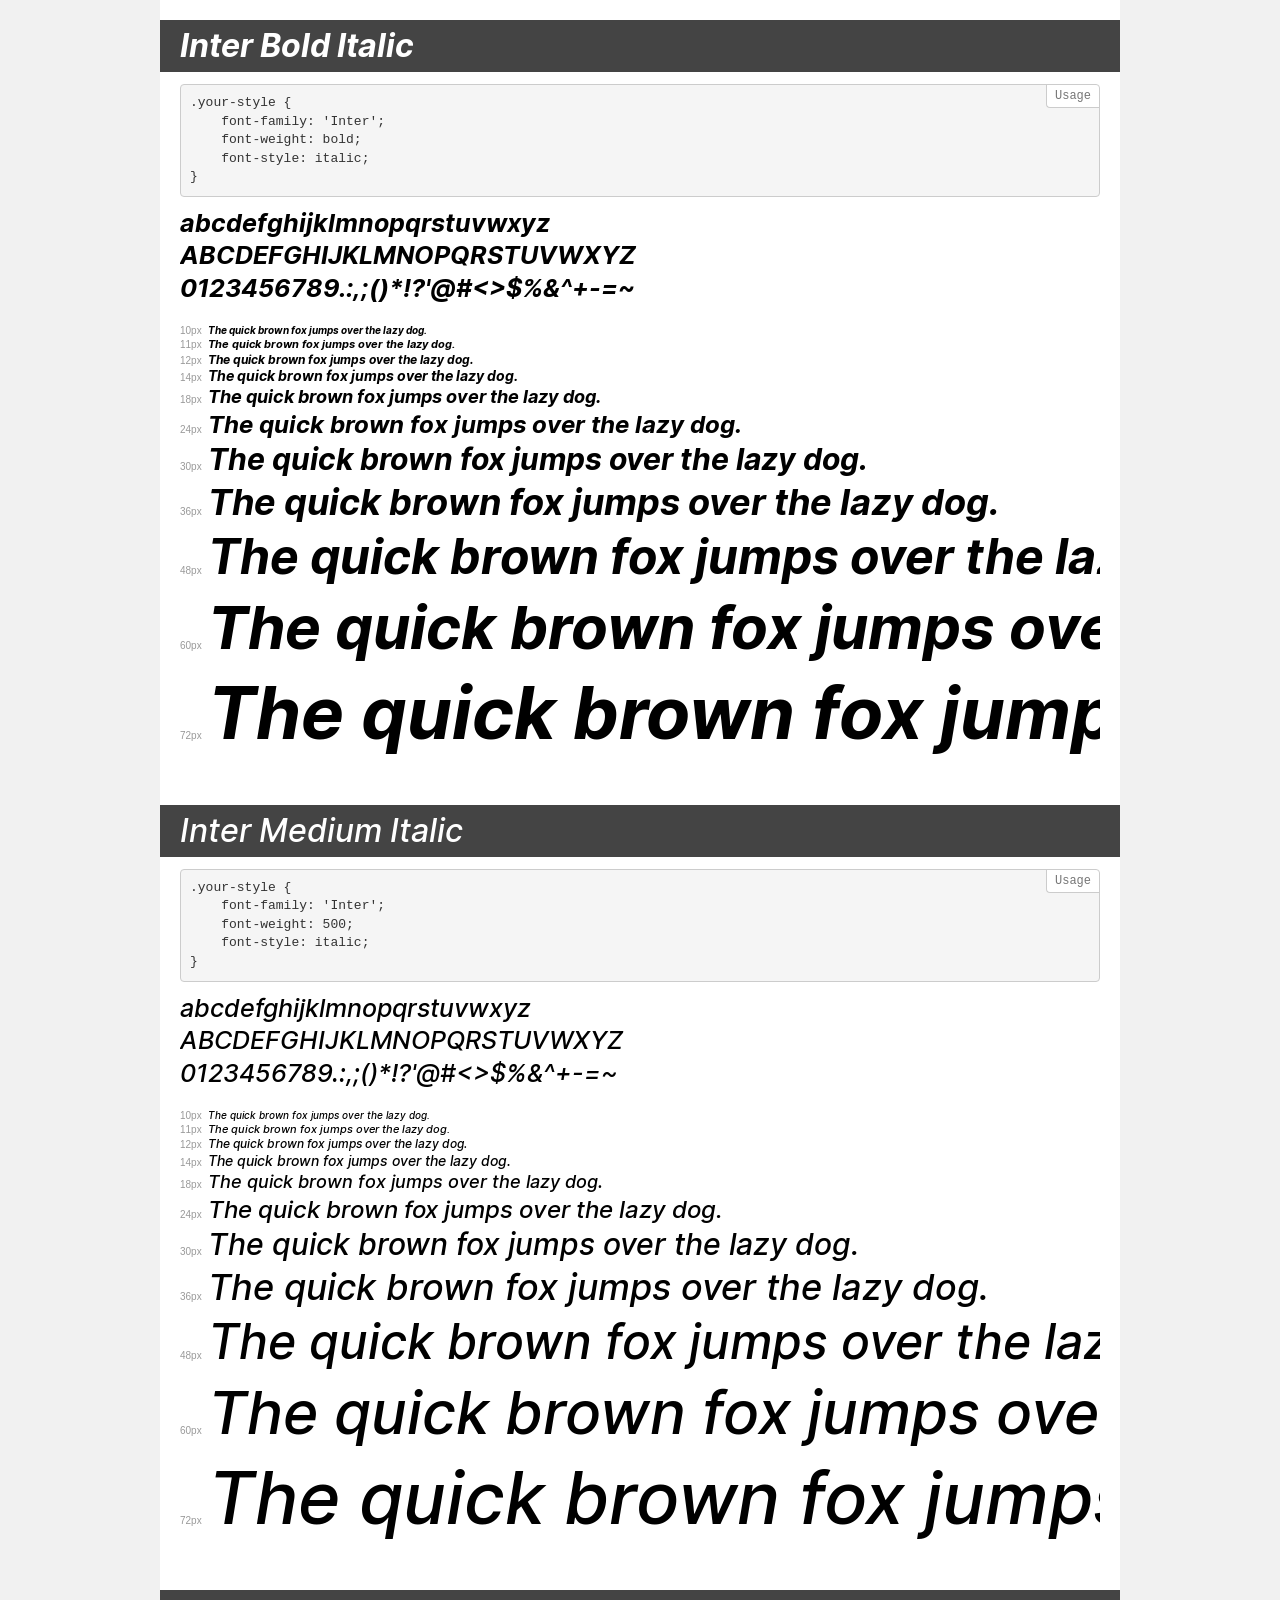
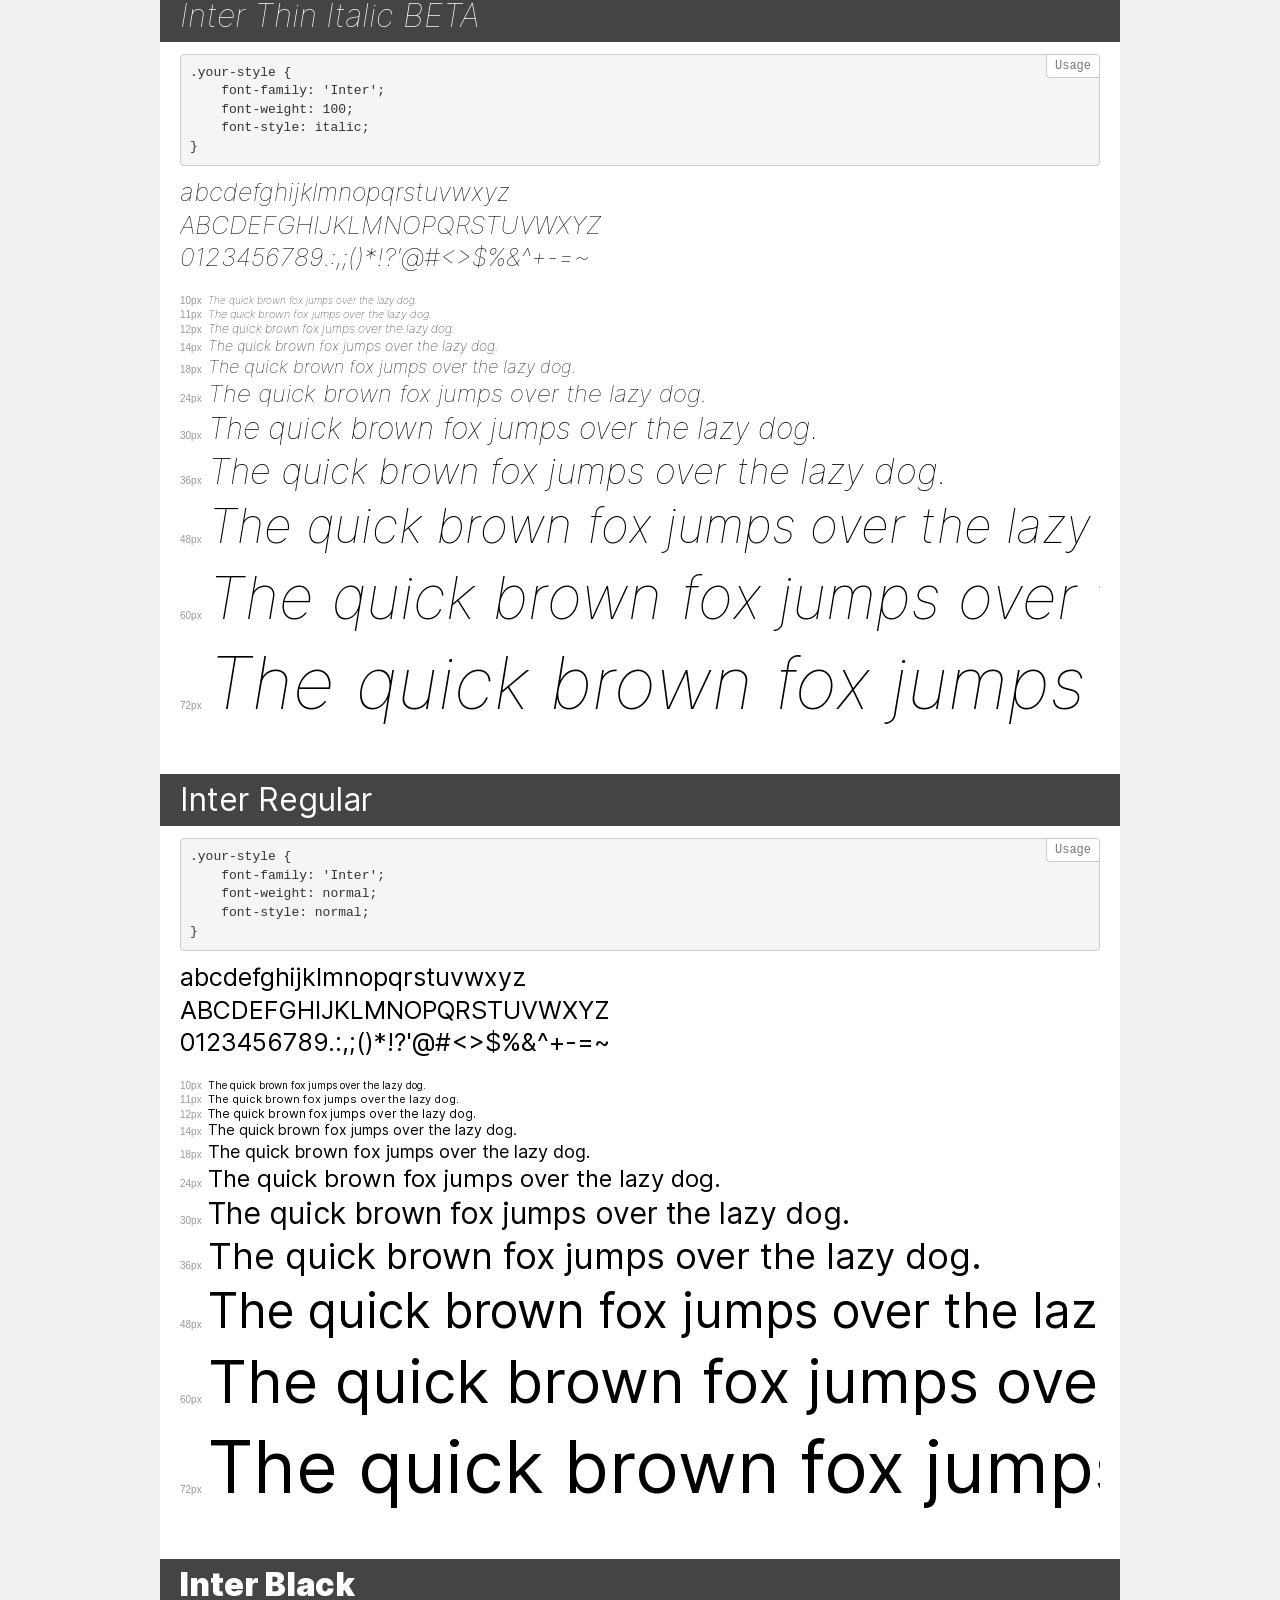
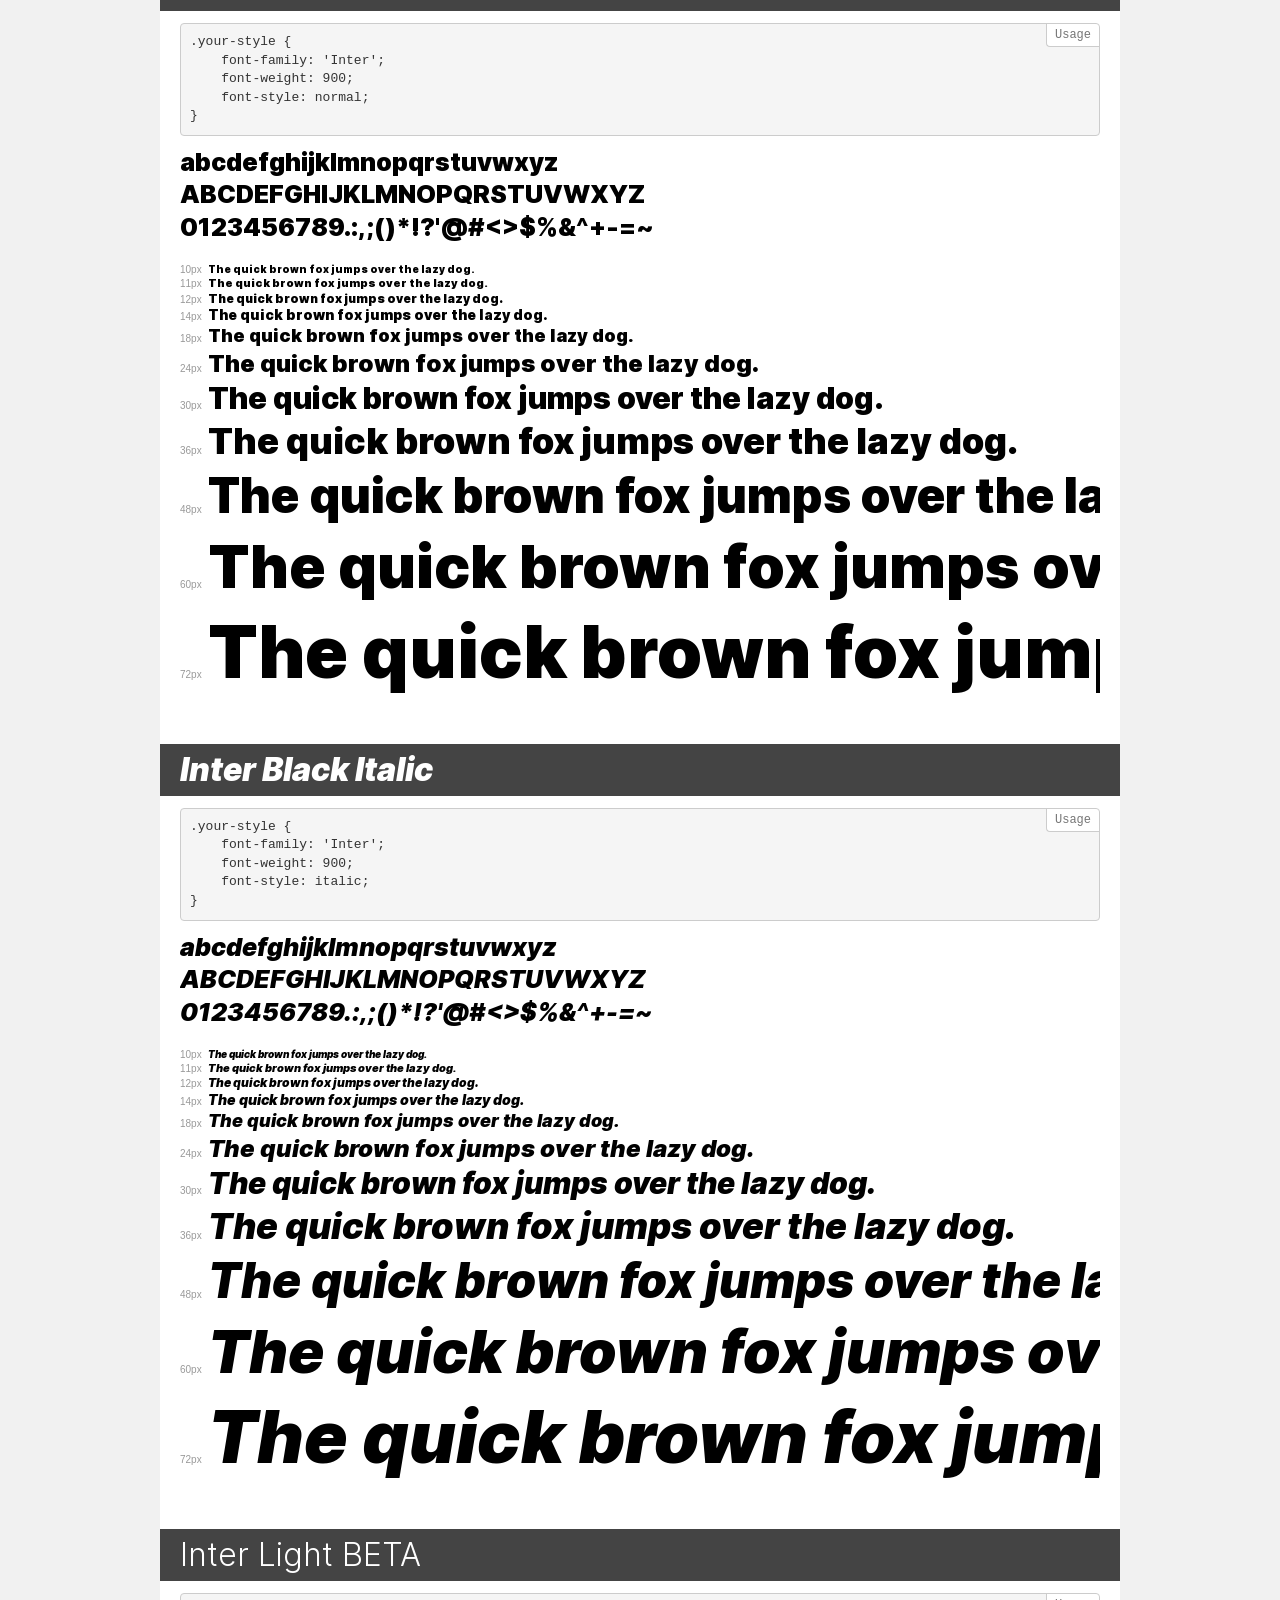
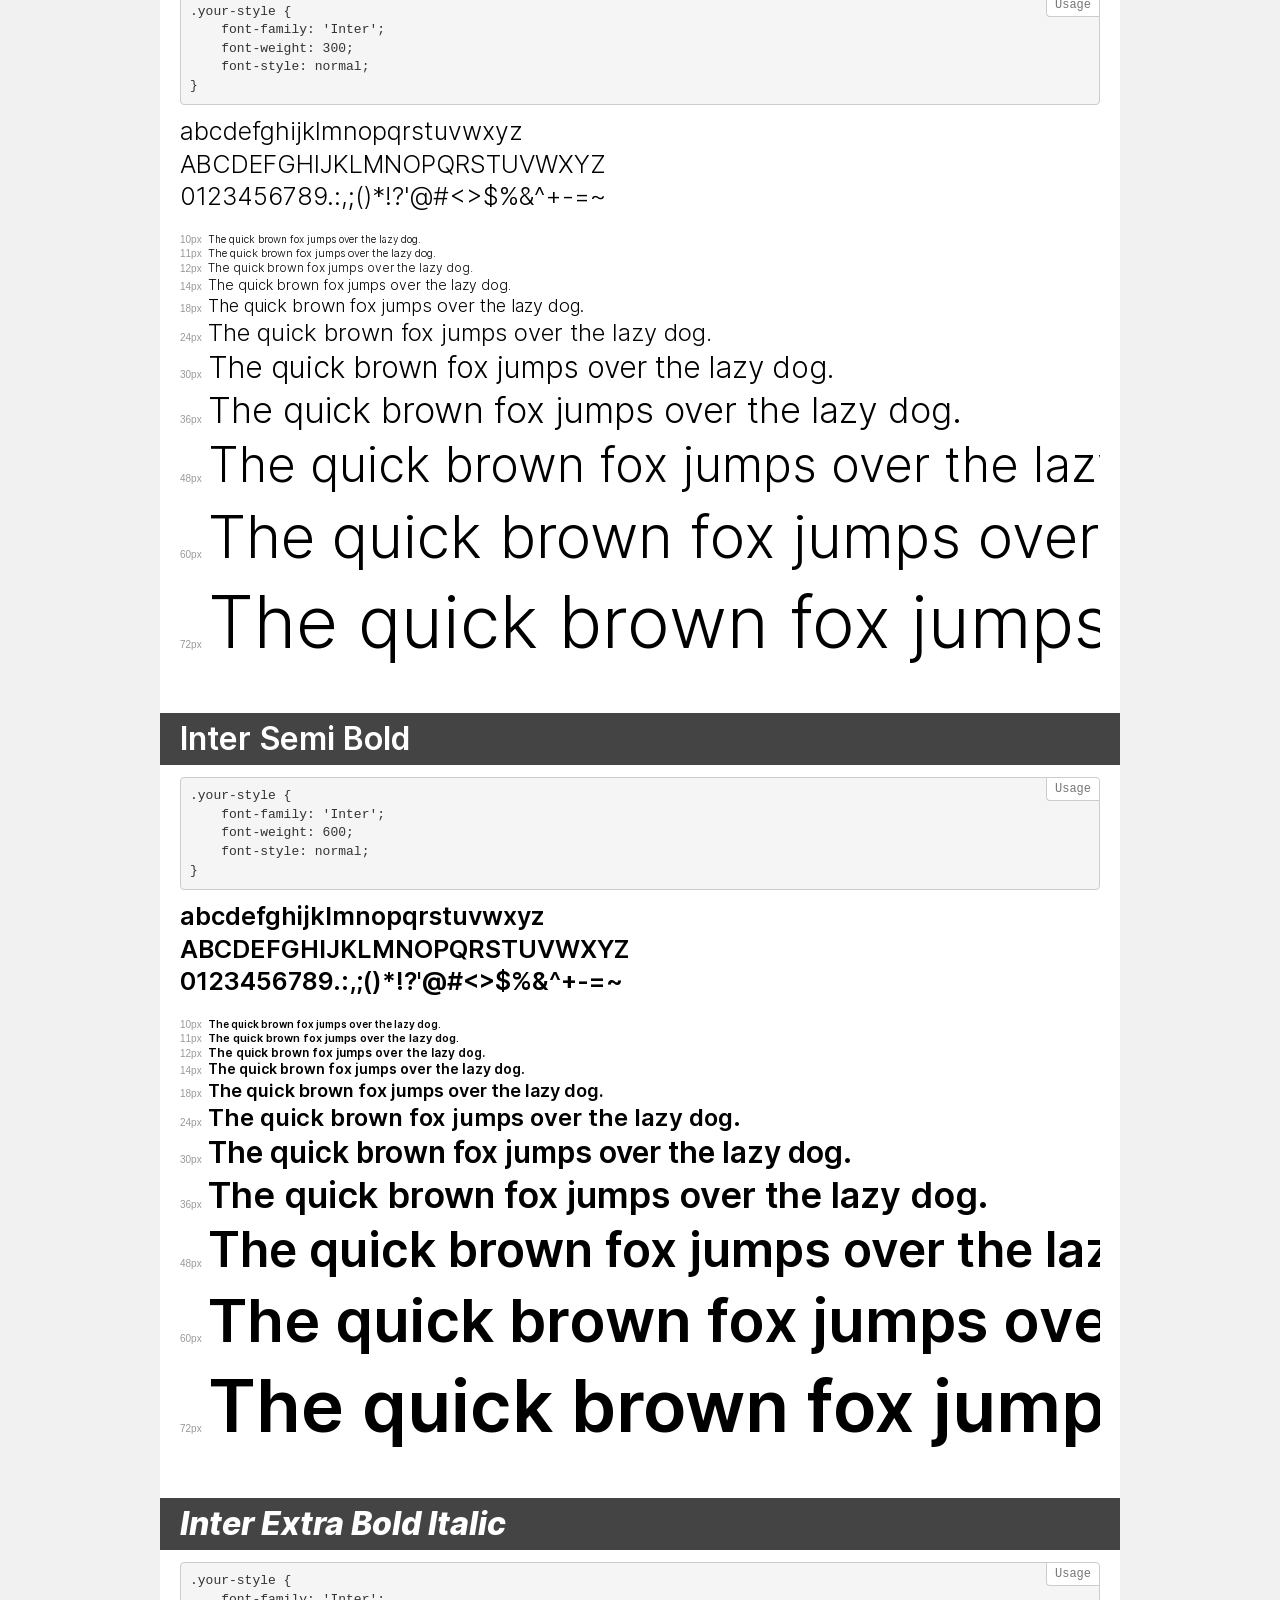
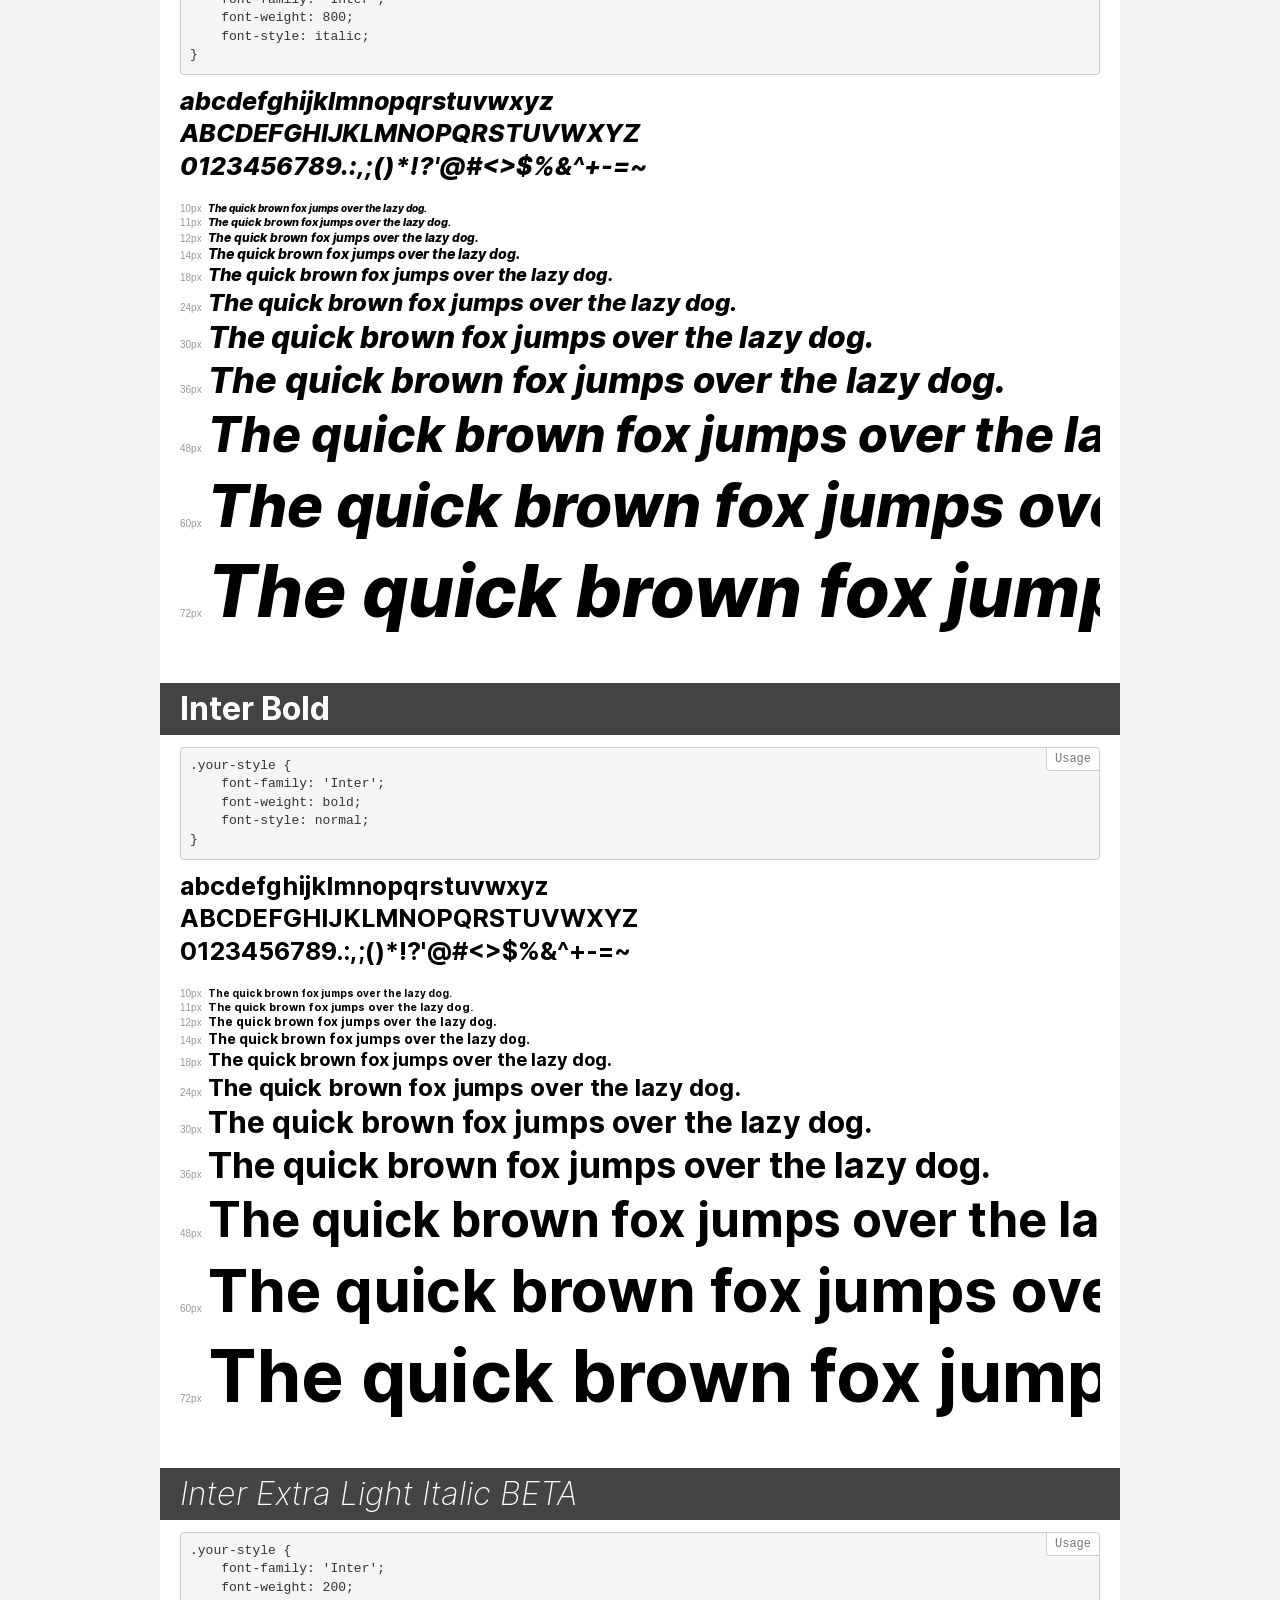
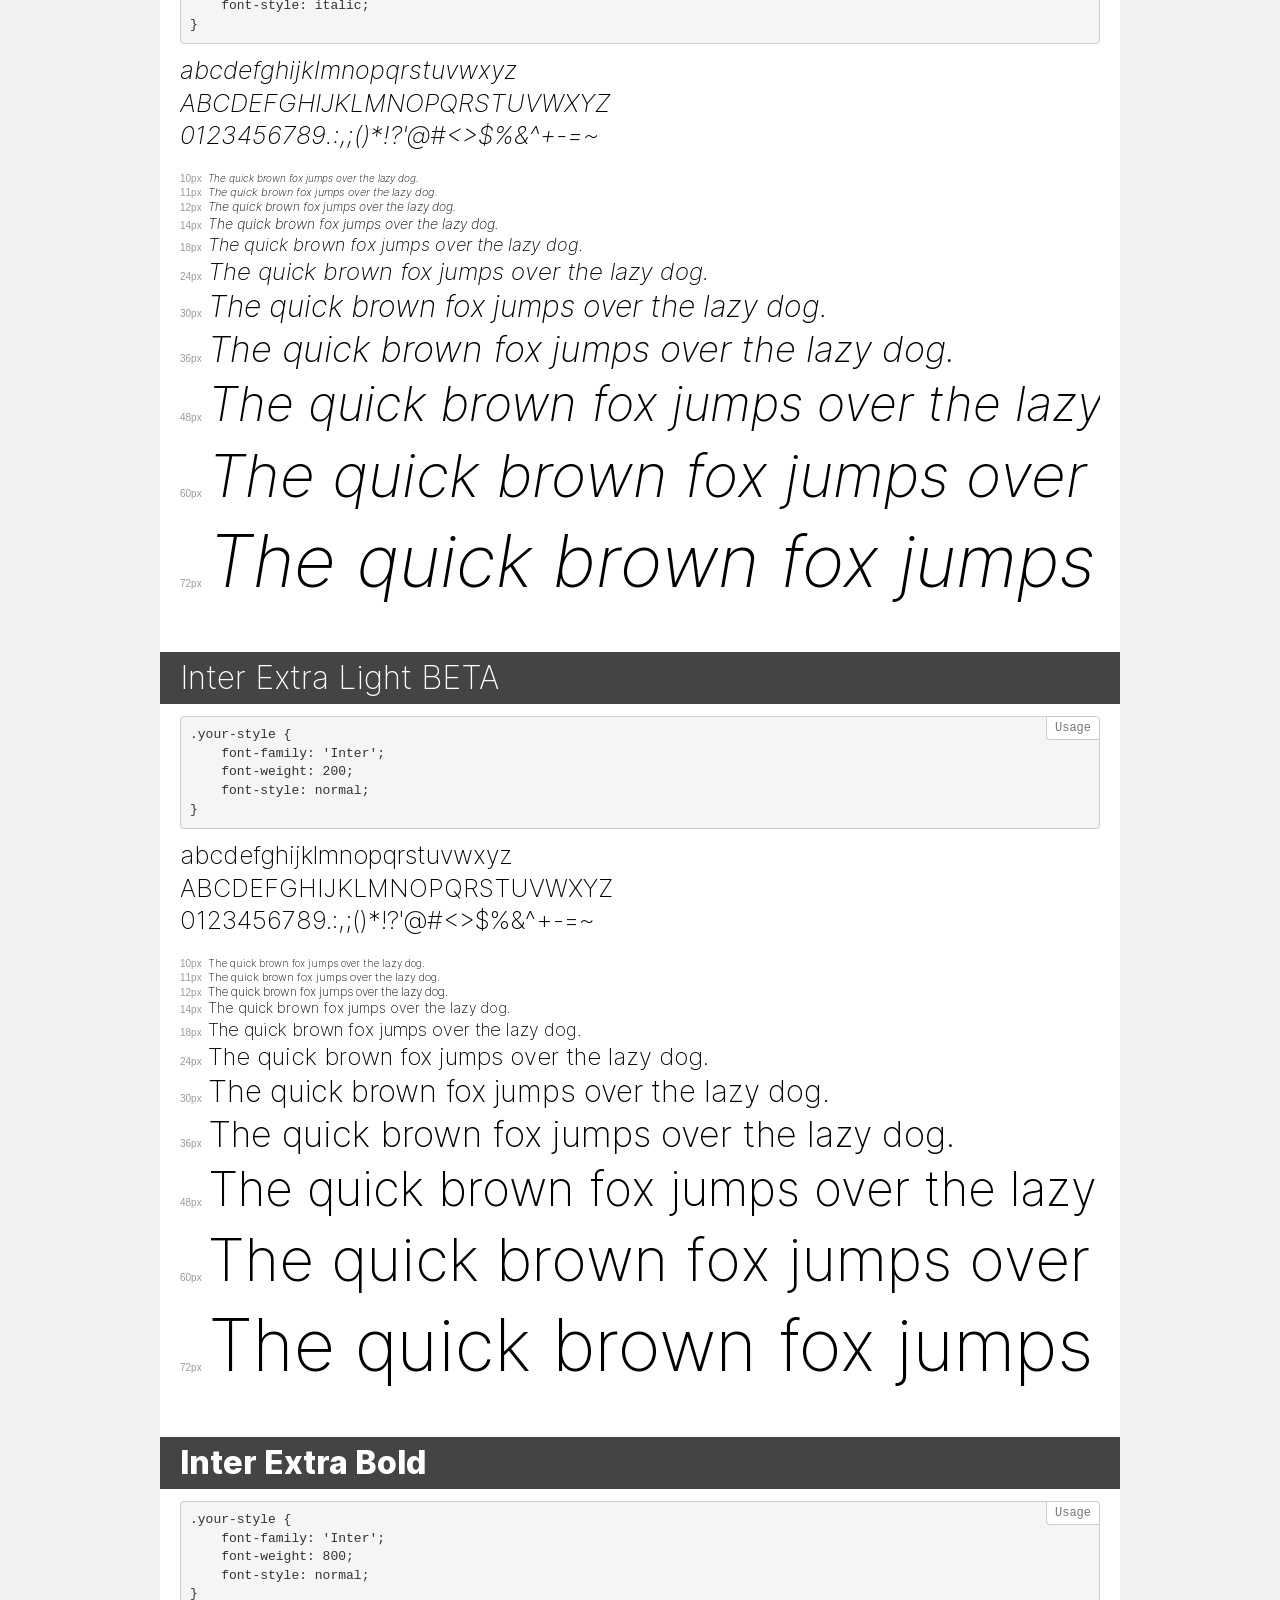
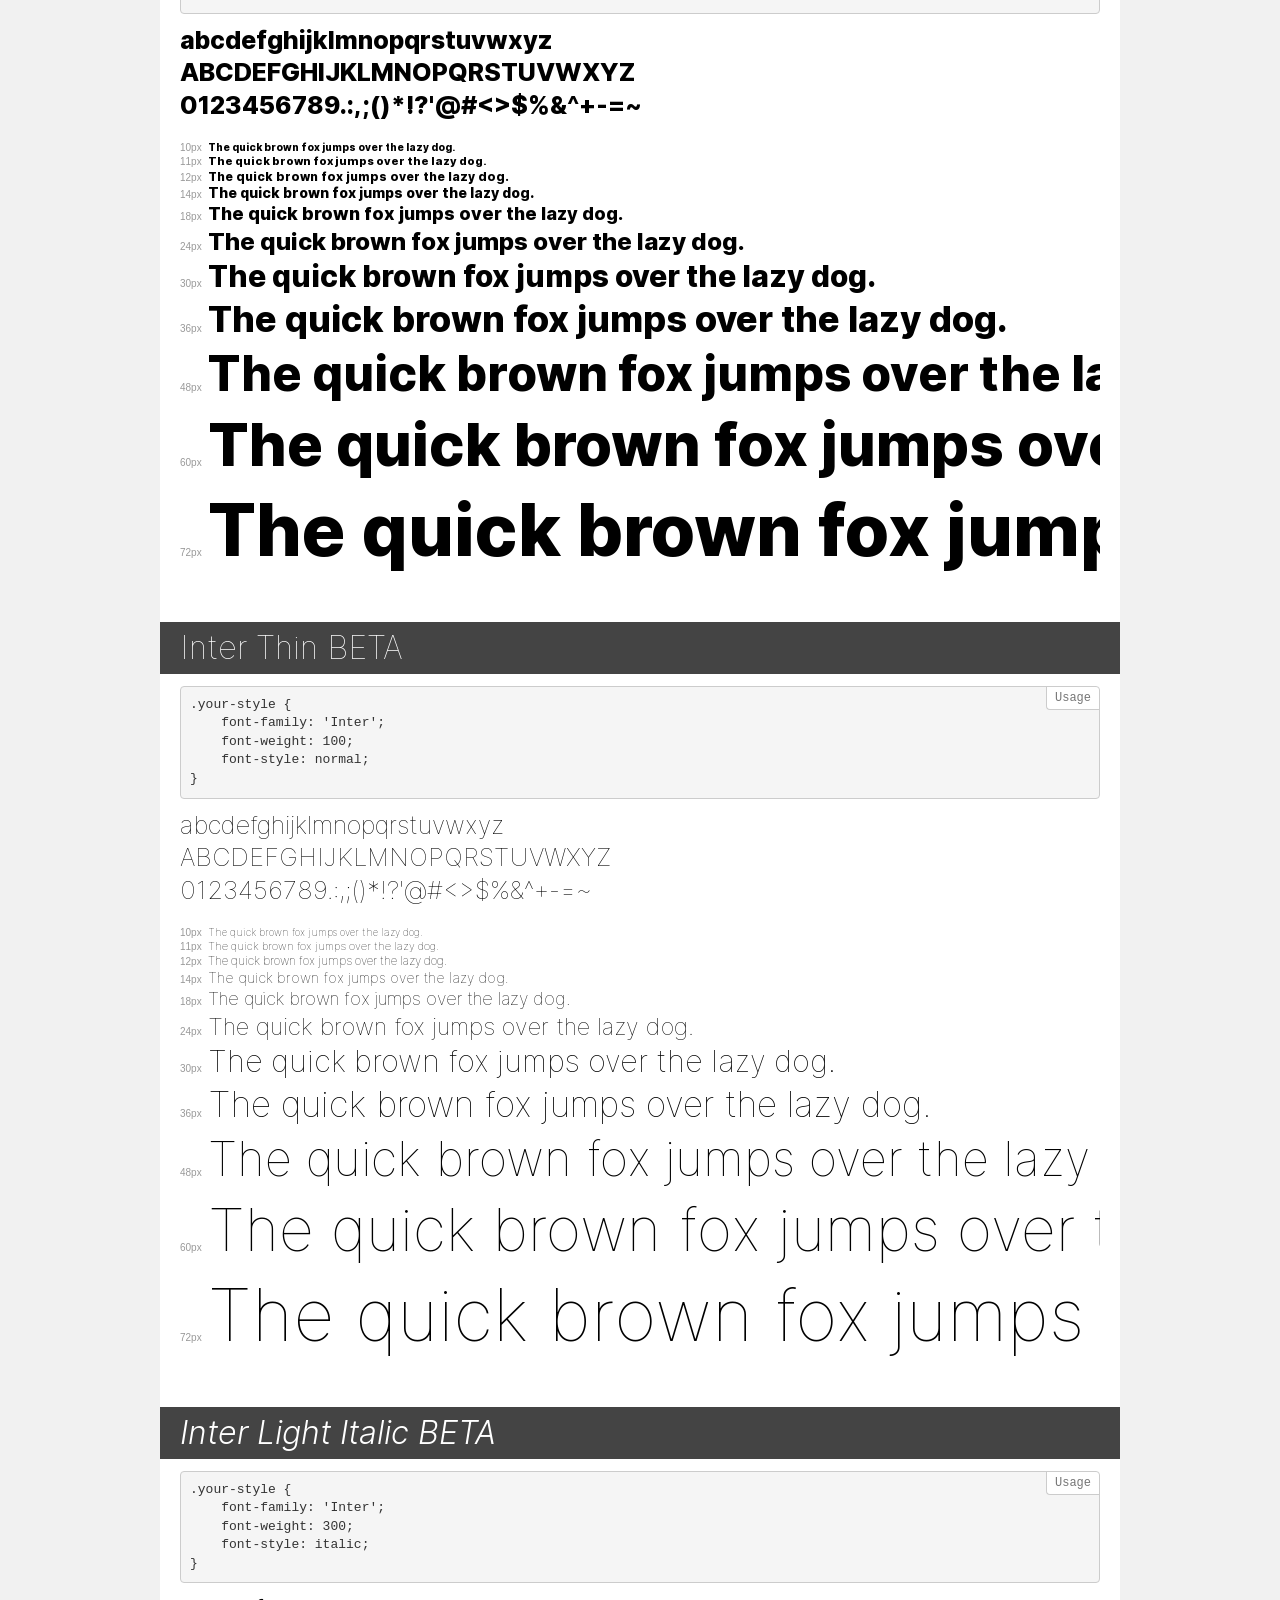
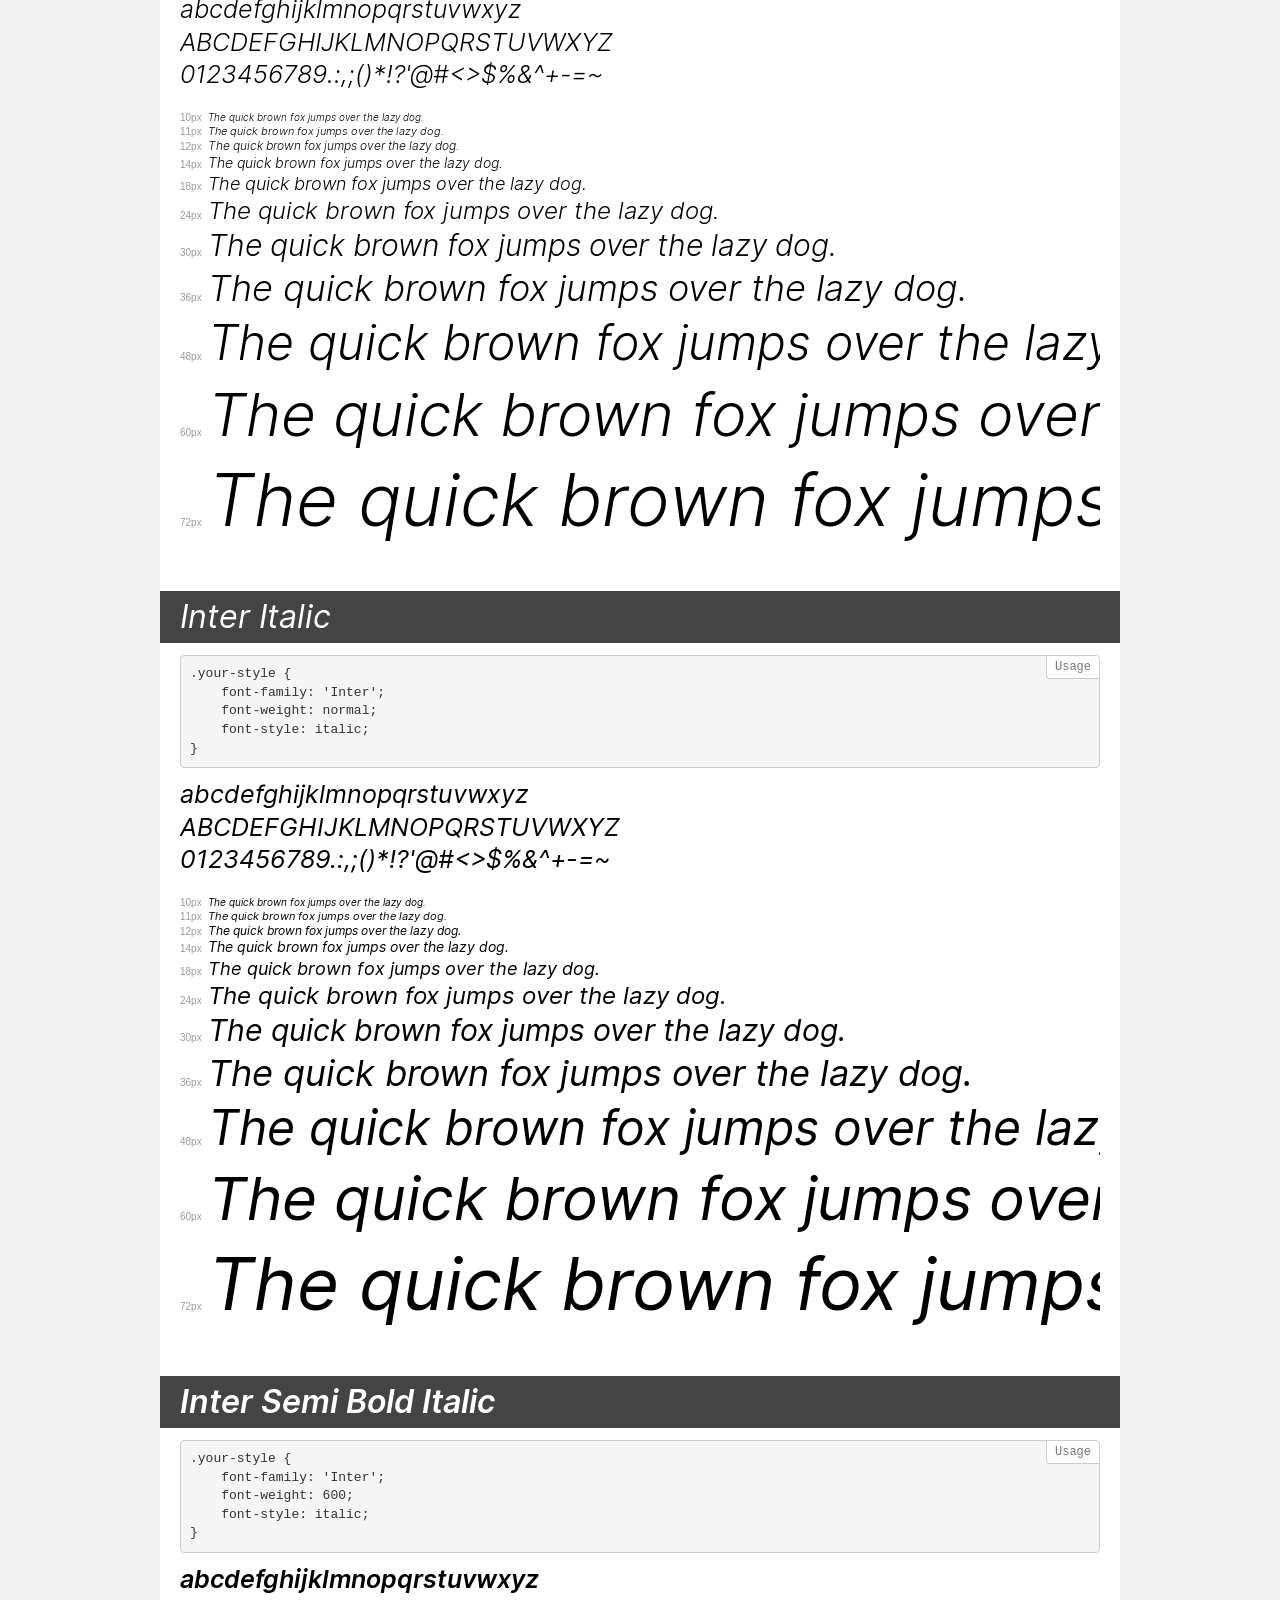
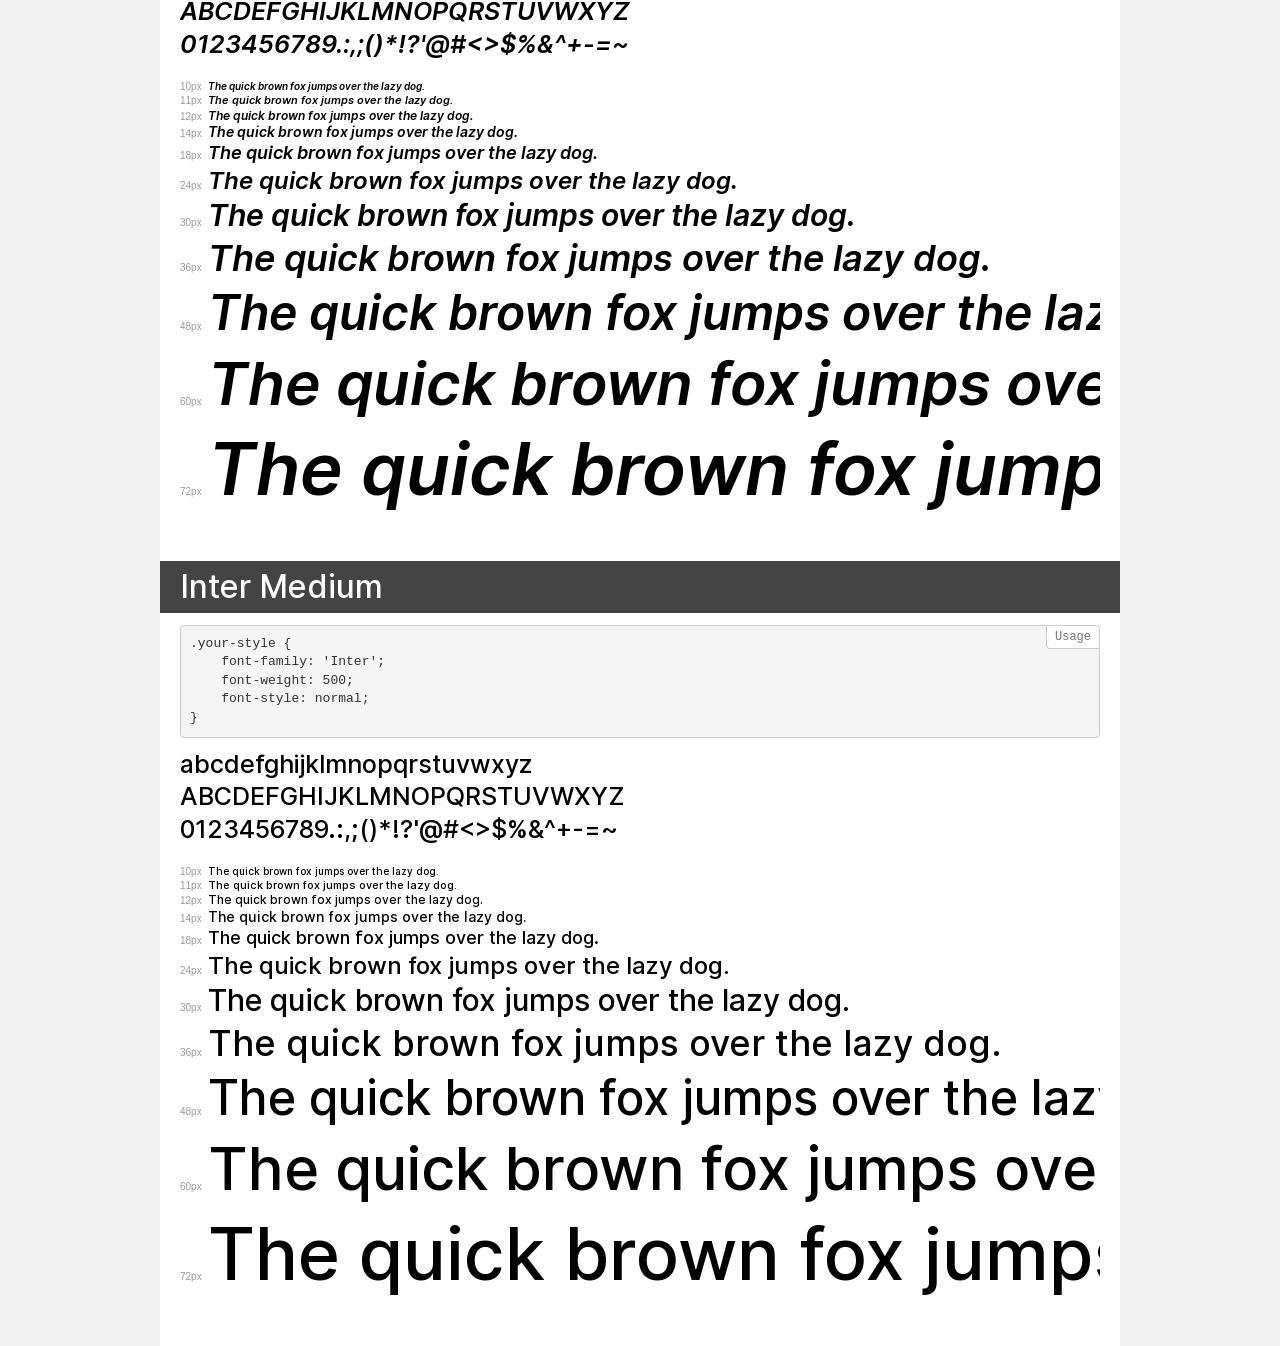
<file: assets/fonts/Inter/demo.html>
<!DOCTYPE html>
<html>
<head>
    <meta charset="utf-8">
    <meta http-equiv="X-UA-Compatible" content="IE=edge">
    <meta name="viewport" content="width=device-width, initial-scale=1">
    <meta name="robots" content="noindex, noarchive">
    <meta name="format-detection" content="telephone=no">
    <title>Transfonter demo</title>
    <link href="stylesheet.css" rel="stylesheet">
    <style>
        /*
        http://meyerweb.com/eric/tools/css/reset/
        v2.0 | 20110126
        License: none (public domain)
        */
        html, body, div, span, applet, object, iframe,
        h1, h2, h3, h4, h5, h6, p, blockquote, pre,
        a, abbr, acronym, address, big, cite, code,
        del, dfn, em, img, ins, kbd, q, s, samp,
        small, strike, strong, sub, sup, tt, var,
        b, u, i, center,
        dl, dt, dd, ol, ul, li,
        fieldset, form, label, legend,
        table, caption, tbody, tfoot, thead, tr, th, td,
        article, aside, canvas, details, embed,
        figure, figcaption, footer, header, hgroup,
        menu, nav, output, ruby, section, summary,
        time, mark, audio, video {
            margin: 0;
            padding: 0;
            border: 0;
            font-size: 100%;
            font: inherit;
            vertical-align: baseline;
        }
        /* HTML5 display-role reset for older browsers */
        article, aside, details, figcaption, figure,
        footer, header, hgroup, menu, nav, section {
            display: block;
        }
        body {
            line-height: 1;
        }
        ol, ul {
            list-style: none;
        }
        blockquote, q {
            quotes: none;
        }
        blockquote:before, blockquote:after,
        q:before, q:after {
            content: '';
            content: none;
        }
        table {
            border-collapse: collapse;
            border-spacing: 0;
        }
        /* common styles */
        body {
            background: #f1f1f1;
            color: #000;
        }
        .page {
            background: #fff;
            width: 920px;
            margin: 0 auto;
            padding: 20px 20px 0 20px;
            overflow: hidden;
        }
        .font-container {
            overflow-x: auto;
            overflow-y: hidden;
            margin-bottom: 40px;
            line-height: 1.3;
            white-space: nowrap;
            padding-bottom: 5px;
        }
        h1 {
            position: relative;
            background: #444;
            font-size: 32px;
            color: #fff;
            padding: 10px 20px;
            margin: 0 -20px 12px -20px;
        }
        .letters {
            font-size: 25px;
            margin-bottom: 20px;
        }
        .s10:before {
            content: '10px';
        }
        .s11:before {
            content: '11px';
        }
        .s12:before {
            content: '12px';
        }
        .s14:before {
            content: '14px';
        }
        .s18:before {
            content: '18px';
        }
        .s24:before {
            content: '24px';
        }
        .s30:before {
            content: '30px';
        }
        .s36:before {
            content: '36px';
        }
        .s48:before {
            content: '48px';
        }
        .s60:before {
            content: '60px';
        }
        .s72:before {
            content: '72px';
        }
        .s10:before, .s11:before, .s12:before, .s14:before,
        .s18:before, .s24:before, .s30:before, .s36:before,
        .s48:before, .s60:before, .s72:before {
            font-family: Arial, sans-serif;
            font-size: 10px;
            font-weight: normal;
            font-style: normal;
            color: #999;
            padding-right: 6px;
        }
        pre {
            display: block;
            position: relative;
            padding: 9px;
            margin: 0 0 10px;
            font-family: Monaco, Menlo, Consolas, "Courier New", monospace !important;
            font-size: 13px;
            line-height: 1.428571429;
            color: #333;
            font-weight: normal !important;
            font-style: normal !important;
            background-color: #f5f5f5;
            border: 1px solid #ccc;
            overflow-x: auto;
            border-radius: 4px;
        }
        pre:after {
            display: block;
            position: absolute;
            right: 0;
            top: 0;
            content: 'Usage';
            line-height: 1;
            padding: 5px 8px;
            font-size: 12px;
            color: #767676;
            background-color: #fff;
            border: 1px solid #ccc;
            border-right: none;
            border-top: none;
            border-radius: 0 4px 0 4px;
            z-index: 10;
        }
        /* responsive */
        @media (max-width: 959px) {
            .page {
                width: auto;
                margin: 0;
            }
        }
    </style>
</head>
<body>
<div class="page">
    <div class="demo" style="font-family: 'Inter'; font-weight: bold; font-style: italic;">
        <h1>Inter Bold Italic</h1>
        <pre>.your-style {
    font-family: 'Inter';
    font-weight: bold;
    font-style: italic;
}</pre>
        <div class="font-container">
            <p class="letters">
                abcdefghijklmnopqrstuvwxyz<br>
ABCDEFGHIJKLMNOPQRSTUVWXYZ<br>
                0123456789.:,;()*!?'@#<>$%&^+-=~
            </p>
            <p class="s10" style="font-size: 10px;">The quick brown fox jumps over the lazy dog.</p>
            <p class="s11" style="font-size: 11px;">The quick brown fox jumps over the lazy dog.</p>
            <p class="s12" style="font-size: 12px;">The quick brown fox jumps over the lazy dog.</p>
            <p class="s14" style="font-size: 14px;">The quick brown fox jumps over the lazy dog.</p>
            <p class="s18" style="font-size: 18px;">The quick brown fox jumps over the lazy dog.</p>
            <p class="s24" style="font-size: 24px;">The quick brown fox jumps over the lazy dog.</p>
            <p class="s30" style="font-size: 30px;">The quick brown fox jumps over the lazy dog.</p>
            <p class="s36" style="font-size: 36px;">The quick brown fox jumps over the lazy dog.</p>
            <p class="s48" style="font-size: 48px;">The quick brown fox jumps over the lazy dog.</p>
            <p class="s60" style="font-size: 60px;">The quick brown fox jumps over the lazy dog.</p>
            <p class="s72" style="font-size: 72px;">The quick brown fox jumps over the lazy dog.</p>
        </div>
    </div>
    <div class="demo" style="font-family: 'Inter'; font-weight: 500; font-style: italic;">
        <h1>Inter Medium Italic</h1>
        <pre>.your-style {
    font-family: 'Inter';
    font-weight: 500;
    font-style: italic;
}</pre>
        <div class="font-container">
            <p class="letters">
                abcdefghijklmnopqrstuvwxyz<br>
ABCDEFGHIJKLMNOPQRSTUVWXYZ<br>
                0123456789.:,;()*!?'@#<>$%&^+-=~
            </p>
            <p class="s10" style="font-size: 10px;">The quick brown fox jumps over the lazy dog.</p>
            <p class="s11" style="font-size: 11px;">The quick brown fox jumps over the lazy dog.</p>
            <p class="s12" style="font-size: 12px;">The quick brown fox jumps over the lazy dog.</p>
            <p class="s14" style="font-size: 14px;">The quick brown fox jumps over the lazy dog.</p>
            <p class="s18" style="font-size: 18px;">The quick brown fox jumps over the lazy dog.</p>
            <p class="s24" style="font-size: 24px;">The quick brown fox jumps over the lazy dog.</p>
            <p class="s30" style="font-size: 30px;">The quick brown fox jumps over the lazy dog.</p>
            <p class="s36" style="font-size: 36px;">The quick brown fox jumps over the lazy dog.</p>
            <p class="s48" style="font-size: 48px;">The quick brown fox jumps over the lazy dog.</p>
            <p class="s60" style="font-size: 60px;">The quick brown fox jumps over the lazy dog.</p>
            <p class="s72" style="font-size: 72px;">The quick brown fox jumps over the lazy dog.</p>
        </div>
    </div>
    <div class="demo" style="font-family: 'Inter'; font-weight: 100; font-style: italic;">
        <h1>Inter Thin Italic BETA</h1>
        <pre>.your-style {
    font-family: 'Inter';
    font-weight: 100;
    font-style: italic;
}</pre>
        <div class="font-container">
            <p class="letters">
                abcdefghijklmnopqrstuvwxyz<br>
ABCDEFGHIJKLMNOPQRSTUVWXYZ<br>
                0123456789.:,;()*!?'@#<>$%&^+-=~
            </p>
            <p class="s10" style="font-size: 10px;">The quick brown fox jumps over the lazy dog.</p>
            <p class="s11" style="font-size: 11px;">The quick brown fox jumps over the lazy dog.</p>
            <p class="s12" style="font-size: 12px;">The quick brown fox jumps over the lazy dog.</p>
            <p class="s14" style="font-size: 14px;">The quick brown fox jumps over the lazy dog.</p>
            <p class="s18" style="font-size: 18px;">The quick brown fox jumps over the lazy dog.</p>
            <p class="s24" style="font-size: 24px;">The quick brown fox jumps over the lazy dog.</p>
            <p class="s30" style="font-size: 30px;">The quick brown fox jumps over the lazy dog.</p>
            <p class="s36" style="font-size: 36px;">The quick brown fox jumps over the lazy dog.</p>
            <p class="s48" style="font-size: 48px;">The quick brown fox jumps over the lazy dog.</p>
            <p class="s60" style="font-size: 60px;">The quick brown fox jumps over the lazy dog.</p>
            <p class="s72" style="font-size: 72px;">The quick brown fox jumps over the lazy dog.</p>
        </div>
    </div>
    <div class="demo" style="font-family: 'Inter'; font-weight: normal; font-style: normal;">
        <h1>Inter Regular</h1>
        <pre>.your-style {
    font-family: 'Inter';
    font-weight: normal;
    font-style: normal;
}</pre>
        <div class="font-container">
            <p class="letters">
                abcdefghijklmnopqrstuvwxyz<br>
ABCDEFGHIJKLMNOPQRSTUVWXYZ<br>
                0123456789.:,;()*!?'@#<>$%&^+-=~
            </p>
            <p class="s10" style="font-size: 10px;">The quick brown fox jumps over the lazy dog.</p>
            <p class="s11" style="font-size: 11px;">The quick brown fox jumps over the lazy dog.</p>
            <p class="s12" style="font-size: 12px;">The quick brown fox jumps over the lazy dog.</p>
            <p class="s14" style="font-size: 14px;">The quick brown fox jumps over the lazy dog.</p>
            <p class="s18" style="font-size: 18px;">The quick brown fox jumps over the lazy dog.</p>
            <p class="s24" style="font-size: 24px;">The quick brown fox jumps over the lazy dog.</p>
            <p class="s30" style="font-size: 30px;">The quick brown fox jumps over the lazy dog.</p>
            <p class="s36" style="font-size: 36px;">The quick brown fox jumps over the lazy dog.</p>
            <p class="s48" style="font-size: 48px;">The quick brown fox jumps over the lazy dog.</p>
            <p class="s60" style="font-size: 60px;">The quick brown fox jumps over the lazy dog.</p>
            <p class="s72" style="font-size: 72px;">The quick brown fox jumps over the lazy dog.</p>
        </div>
    </div>
    <div class="demo" style="font-family: 'Inter'; font-weight: 900; font-style: normal;">
        <h1>Inter Black</h1>
        <pre>.your-style {
    font-family: 'Inter';
    font-weight: 900;
    font-style: normal;
}</pre>
        <div class="font-container">
            <p class="letters">
                abcdefghijklmnopqrstuvwxyz<br>
ABCDEFGHIJKLMNOPQRSTUVWXYZ<br>
                0123456789.:,;()*!?'@#<>$%&^+-=~
            </p>
            <p class="s10" style="font-size: 10px;">The quick brown fox jumps over the lazy dog.</p>
            <p class="s11" style="font-size: 11px;">The quick brown fox jumps over the lazy dog.</p>
            <p class="s12" style="font-size: 12px;">The quick brown fox jumps over the lazy dog.</p>
            <p class="s14" style="font-size: 14px;">The quick brown fox jumps over the lazy dog.</p>
            <p class="s18" style="font-size: 18px;">The quick brown fox jumps over the lazy dog.</p>
            <p class="s24" style="font-size: 24px;">The quick brown fox jumps over the lazy dog.</p>
            <p class="s30" style="font-size: 30px;">The quick brown fox jumps over the lazy dog.</p>
            <p class="s36" style="font-size: 36px;">The quick brown fox jumps over the lazy dog.</p>
            <p class="s48" style="font-size: 48px;">The quick brown fox jumps over the lazy dog.</p>
            <p class="s60" style="font-size: 60px;">The quick brown fox jumps over the lazy dog.</p>
            <p class="s72" style="font-size: 72px;">The quick brown fox jumps over the lazy dog.</p>
        </div>
    </div>
    <div class="demo" style="font-family: 'Inter'; font-weight: 900; font-style: italic;">
        <h1>Inter Black Italic</h1>
        <pre>.your-style {
    font-family: 'Inter';
    font-weight: 900;
    font-style: italic;
}</pre>
        <div class="font-container">
            <p class="letters">
                abcdefghijklmnopqrstuvwxyz<br>
ABCDEFGHIJKLMNOPQRSTUVWXYZ<br>
                0123456789.:,;()*!?'@#<>$%&^+-=~
            </p>
            <p class="s10" style="font-size: 10px;">The quick brown fox jumps over the lazy dog.</p>
            <p class="s11" style="font-size: 11px;">The quick brown fox jumps over the lazy dog.</p>
            <p class="s12" style="font-size: 12px;">The quick brown fox jumps over the lazy dog.</p>
            <p class="s14" style="font-size: 14px;">The quick brown fox jumps over the lazy dog.</p>
            <p class="s18" style="font-size: 18px;">The quick brown fox jumps over the lazy dog.</p>
            <p class="s24" style="font-size: 24px;">The quick brown fox jumps over the lazy dog.</p>
            <p class="s30" style="font-size: 30px;">The quick brown fox jumps over the lazy dog.</p>
            <p class="s36" style="font-size: 36px;">The quick brown fox jumps over the lazy dog.</p>
            <p class="s48" style="font-size: 48px;">The quick brown fox jumps over the lazy dog.</p>
            <p class="s60" style="font-size: 60px;">The quick brown fox jumps over the lazy dog.</p>
            <p class="s72" style="font-size: 72px;">The quick brown fox jumps over the lazy dog.</p>
        </div>
    </div>
    <div class="demo" style="font-family: 'Inter'; font-weight: 300; font-style: normal;">
        <h1>Inter Light BETA</h1>
        <pre>.your-style {
    font-family: 'Inter';
    font-weight: 300;
    font-style: normal;
}</pre>
        <div class="font-container">
            <p class="letters">
                abcdefghijklmnopqrstuvwxyz<br>
ABCDEFGHIJKLMNOPQRSTUVWXYZ<br>
                0123456789.:,;()*!?'@#<>$%&^+-=~
            </p>
            <p class="s10" style="font-size: 10px;">The quick brown fox jumps over the lazy dog.</p>
            <p class="s11" style="font-size: 11px;">The quick brown fox jumps over the lazy dog.</p>
            <p class="s12" style="font-size: 12px;">The quick brown fox jumps over the lazy dog.</p>
            <p class="s14" style="font-size: 14px;">The quick brown fox jumps over the lazy dog.</p>
            <p class="s18" style="font-size: 18px;">The quick brown fox jumps over the lazy dog.</p>
            <p class="s24" style="font-size: 24px;">The quick brown fox jumps over the lazy dog.</p>
            <p class="s30" style="font-size: 30px;">The quick brown fox jumps over the lazy dog.</p>
            <p class="s36" style="font-size: 36px;">The quick brown fox jumps over the lazy dog.</p>
            <p class="s48" style="font-size: 48px;">The quick brown fox jumps over the lazy dog.</p>
            <p class="s60" style="font-size: 60px;">The quick brown fox jumps over the lazy dog.</p>
            <p class="s72" style="font-size: 72px;">The quick brown fox jumps over the lazy dog.</p>
        </div>
    </div>
    <div class="demo" style="font-family: 'Inter'; font-weight: 600; font-style: normal;">
        <h1>Inter Semi Bold</h1>
        <pre>.your-style {
    font-family: 'Inter';
    font-weight: 600;
    font-style: normal;
}</pre>
        <div class="font-container">
            <p class="letters">
                abcdefghijklmnopqrstuvwxyz<br>
ABCDEFGHIJKLMNOPQRSTUVWXYZ<br>
                0123456789.:,;()*!?'@#<>$%&^+-=~
            </p>
            <p class="s10" style="font-size: 10px;">The quick brown fox jumps over the lazy dog.</p>
            <p class="s11" style="font-size: 11px;">The quick brown fox jumps over the lazy dog.</p>
            <p class="s12" style="font-size: 12px;">The quick brown fox jumps over the lazy dog.</p>
            <p class="s14" style="font-size: 14px;">The quick brown fox jumps over the lazy dog.</p>
            <p class="s18" style="font-size: 18px;">The quick brown fox jumps over the lazy dog.</p>
            <p class="s24" style="font-size: 24px;">The quick brown fox jumps over the lazy dog.</p>
            <p class="s30" style="font-size: 30px;">The quick brown fox jumps over the lazy dog.</p>
            <p class="s36" style="font-size: 36px;">The quick brown fox jumps over the lazy dog.</p>
            <p class="s48" style="font-size: 48px;">The quick brown fox jumps over the lazy dog.</p>
            <p class="s60" style="font-size: 60px;">The quick brown fox jumps over the lazy dog.</p>
            <p class="s72" style="font-size: 72px;">The quick brown fox jumps over the lazy dog.</p>
        </div>
    </div>
    <div class="demo" style="font-family: 'Inter'; font-weight: 800; font-style: italic;">
        <h1>Inter Extra Bold Italic</h1>
        <pre>.your-style {
    font-family: 'Inter';
    font-weight: 800;
    font-style: italic;
}</pre>
        <div class="font-container">
            <p class="letters">
                abcdefghijklmnopqrstuvwxyz<br>
ABCDEFGHIJKLMNOPQRSTUVWXYZ<br>
                0123456789.:,;()*!?'@#<>$%&^+-=~
            </p>
            <p class="s10" style="font-size: 10px;">The quick brown fox jumps over the lazy dog.</p>
            <p class="s11" style="font-size: 11px;">The quick brown fox jumps over the lazy dog.</p>
            <p class="s12" style="font-size: 12px;">The quick brown fox jumps over the lazy dog.</p>
            <p class="s14" style="font-size: 14px;">The quick brown fox jumps over the lazy dog.</p>
            <p class="s18" style="font-size: 18px;">The quick brown fox jumps over the lazy dog.</p>
            <p class="s24" style="font-size: 24px;">The quick brown fox jumps over the lazy dog.</p>
            <p class="s30" style="font-size: 30px;">The quick brown fox jumps over the lazy dog.</p>
            <p class="s36" style="font-size: 36px;">The quick brown fox jumps over the lazy dog.</p>
            <p class="s48" style="font-size: 48px;">The quick brown fox jumps over the lazy dog.</p>
            <p class="s60" style="font-size: 60px;">The quick brown fox jumps over the lazy dog.</p>
            <p class="s72" style="font-size: 72px;">The quick brown fox jumps over the lazy dog.</p>
        </div>
    </div>
    <div class="demo" style="font-family: 'Inter'; font-weight: bold; font-style: normal;">
        <h1>Inter Bold</h1>
        <pre>.your-style {
    font-family: 'Inter';
    font-weight: bold;
    font-style: normal;
}</pre>
        <div class="font-container">
            <p class="letters">
                abcdefghijklmnopqrstuvwxyz<br>
ABCDEFGHIJKLMNOPQRSTUVWXYZ<br>
                0123456789.:,;()*!?'@#<>$%&^+-=~
            </p>
            <p class="s10" style="font-size: 10px;">The quick brown fox jumps over the lazy dog.</p>
            <p class="s11" style="font-size: 11px;">The quick brown fox jumps over the lazy dog.</p>
            <p class="s12" style="font-size: 12px;">The quick brown fox jumps over the lazy dog.</p>
            <p class="s14" style="font-size: 14px;">The quick brown fox jumps over the lazy dog.</p>
            <p class="s18" style="font-size: 18px;">The quick brown fox jumps over the lazy dog.</p>
            <p class="s24" style="font-size: 24px;">The quick brown fox jumps over the lazy dog.</p>
            <p class="s30" style="font-size: 30px;">The quick brown fox jumps over the lazy dog.</p>
            <p class="s36" style="font-size: 36px;">The quick brown fox jumps over the lazy dog.</p>
            <p class="s48" style="font-size: 48px;">The quick brown fox jumps over the lazy dog.</p>
            <p class="s60" style="font-size: 60px;">The quick brown fox jumps over the lazy dog.</p>
            <p class="s72" style="font-size: 72px;">The quick brown fox jumps over the lazy dog.</p>
        </div>
    </div>
    <div class="demo" style="font-family: 'Inter'; font-weight: 200; font-style: italic;">
        <h1>Inter Extra Light Italic BETA</h1>
        <pre>.your-style {
    font-family: 'Inter';
    font-weight: 200;
    font-style: italic;
}</pre>
        <div class="font-container">
            <p class="letters">
                abcdefghijklmnopqrstuvwxyz<br>
ABCDEFGHIJKLMNOPQRSTUVWXYZ<br>
                0123456789.:,;()*!?'@#<>$%&^+-=~
            </p>
            <p class="s10" style="font-size: 10px;">The quick brown fox jumps over the lazy dog.</p>
            <p class="s11" style="font-size: 11px;">The quick brown fox jumps over the lazy dog.</p>
            <p class="s12" style="font-size: 12px;">The quick brown fox jumps over the lazy dog.</p>
            <p class="s14" style="font-size: 14px;">The quick brown fox jumps over the lazy dog.</p>
            <p class="s18" style="font-size: 18px;">The quick brown fox jumps over the lazy dog.</p>
            <p class="s24" style="font-size: 24px;">The quick brown fox jumps over the lazy dog.</p>
            <p class="s30" style="font-size: 30px;">The quick brown fox jumps over the lazy dog.</p>
            <p class="s36" style="font-size: 36px;">The quick brown fox jumps over the lazy dog.</p>
            <p class="s48" style="font-size: 48px;">The quick brown fox jumps over the lazy dog.</p>
            <p class="s60" style="font-size: 60px;">The quick brown fox jumps over the lazy dog.</p>
            <p class="s72" style="font-size: 72px;">The quick brown fox jumps over the lazy dog.</p>
        </div>
    </div>
    <div class="demo" style="font-family: 'Inter'; font-weight: 200; font-style: normal;">
        <h1>Inter Extra Light BETA</h1>
        <pre>.your-style {
    font-family: 'Inter';
    font-weight: 200;
    font-style: normal;
}</pre>
        <div class="font-container">
            <p class="letters">
                abcdefghijklmnopqrstuvwxyz<br>
ABCDEFGHIJKLMNOPQRSTUVWXYZ<br>
                0123456789.:,;()*!?'@#<>$%&^+-=~
            </p>
            <p class="s10" style="font-size: 10px;">The quick brown fox jumps over the lazy dog.</p>
            <p class="s11" style="font-size: 11px;">The quick brown fox jumps over the lazy dog.</p>
            <p class="s12" style="font-size: 12px;">The quick brown fox jumps over the lazy dog.</p>
            <p class="s14" style="font-size: 14px;">The quick brown fox jumps over the lazy dog.</p>
            <p class="s18" style="font-size: 18px;">The quick brown fox jumps over the lazy dog.</p>
            <p class="s24" style="font-size: 24px;">The quick brown fox jumps over the lazy dog.</p>
            <p class="s30" style="font-size: 30px;">The quick brown fox jumps over the lazy dog.</p>
            <p class="s36" style="font-size: 36px;">The quick brown fox jumps over the lazy dog.</p>
            <p class="s48" style="font-size: 48px;">The quick brown fox jumps over the lazy dog.</p>
            <p class="s60" style="font-size: 60px;">The quick brown fox jumps over the lazy dog.</p>
            <p class="s72" style="font-size: 72px;">The quick brown fox jumps over the lazy dog.</p>
        </div>
    </div>
    <div class="demo" style="font-family: 'Inter'; font-weight: 800; font-style: normal;">
        <h1>Inter Extra Bold</h1>
        <pre>.your-style {
    font-family: 'Inter';
    font-weight: 800;
    font-style: normal;
}</pre>
        <div class="font-container">
            <p class="letters">
                abcdefghijklmnopqrstuvwxyz<br>
ABCDEFGHIJKLMNOPQRSTUVWXYZ<br>
                0123456789.:,;()*!?'@#<>$%&^+-=~
            </p>
            <p class="s10" style="font-size: 10px;">The quick brown fox jumps over the lazy dog.</p>
            <p class="s11" style="font-size: 11px;">The quick brown fox jumps over the lazy dog.</p>
            <p class="s12" style="font-size: 12px;">The quick brown fox jumps over the lazy dog.</p>
            <p class="s14" style="font-size: 14px;">The quick brown fox jumps over the lazy dog.</p>
            <p class="s18" style="font-size: 18px;">The quick brown fox jumps over the lazy dog.</p>
            <p class="s24" style="font-size: 24px;">The quick brown fox jumps over the lazy dog.</p>
            <p class="s30" style="font-size: 30px;">The quick brown fox jumps over the lazy dog.</p>
            <p class="s36" style="font-size: 36px;">The quick brown fox jumps over the lazy dog.</p>
            <p class="s48" style="font-size: 48px;">The quick brown fox jumps over the lazy dog.</p>
            <p class="s60" style="font-size: 60px;">The quick brown fox jumps over the lazy dog.</p>
            <p class="s72" style="font-size: 72px;">The quick brown fox jumps over the lazy dog.</p>
        </div>
    </div>
    <div class="demo" style="font-family: 'Inter'; font-weight: 100; font-style: normal;">
        <h1>Inter Thin BETA</h1>
        <pre>.your-style {
    font-family: 'Inter';
    font-weight: 100;
    font-style: normal;
}</pre>
        <div class="font-container">
            <p class="letters">
                abcdefghijklmnopqrstuvwxyz<br>
ABCDEFGHIJKLMNOPQRSTUVWXYZ<br>
                0123456789.:,;()*!?'@#<>$%&^+-=~
            </p>
            <p class="s10" style="font-size: 10px;">The quick brown fox jumps over the lazy dog.</p>
            <p class="s11" style="font-size: 11px;">The quick brown fox jumps over the lazy dog.</p>
            <p class="s12" style="font-size: 12px;">The quick brown fox jumps over the lazy dog.</p>
            <p class="s14" style="font-size: 14px;">The quick brown fox jumps over the lazy dog.</p>
            <p class="s18" style="font-size: 18px;">The quick brown fox jumps over the lazy dog.</p>
            <p class="s24" style="font-size: 24px;">The quick brown fox jumps over the lazy dog.</p>
            <p class="s30" style="font-size: 30px;">The quick brown fox jumps over the lazy dog.</p>
            <p class="s36" style="font-size: 36px;">The quick brown fox jumps over the lazy dog.</p>
            <p class="s48" style="font-size: 48px;">The quick brown fox jumps over the lazy dog.</p>
            <p class="s60" style="font-size: 60px;">The quick brown fox jumps over the lazy dog.</p>
            <p class="s72" style="font-size: 72px;">The quick brown fox jumps over the lazy dog.</p>
        </div>
    </div>
    <div class="demo" style="font-family: 'Inter'; font-weight: 300; font-style: italic;">
        <h1>Inter Light Italic BETA</h1>
        <pre>.your-style {
    font-family: 'Inter';
    font-weight: 300;
    font-style: italic;
}</pre>
        <div class="font-container">
            <p class="letters">
                abcdefghijklmnopqrstuvwxyz<br>
ABCDEFGHIJKLMNOPQRSTUVWXYZ<br>
                0123456789.:,;()*!?'@#<>$%&^+-=~
            </p>
            <p class="s10" style="font-size: 10px;">The quick brown fox jumps over the lazy dog.</p>
            <p class="s11" style="font-size: 11px;">The quick brown fox jumps over the lazy dog.</p>
            <p class="s12" style="font-size: 12px;">The quick brown fox jumps over the lazy dog.</p>
            <p class="s14" style="font-size: 14px;">The quick brown fox jumps over the lazy dog.</p>
            <p class="s18" style="font-size: 18px;">The quick brown fox jumps over the lazy dog.</p>
            <p class="s24" style="font-size: 24px;">The quick brown fox jumps over the lazy dog.</p>
            <p class="s30" style="font-size: 30px;">The quick brown fox jumps over the lazy dog.</p>
            <p class="s36" style="font-size: 36px;">The quick brown fox jumps over the lazy dog.</p>
            <p class="s48" style="font-size: 48px;">The quick brown fox jumps over the lazy dog.</p>
            <p class="s60" style="font-size: 60px;">The quick brown fox jumps over the lazy dog.</p>
            <p class="s72" style="font-size: 72px;">The quick brown fox jumps over the lazy dog.</p>
        </div>
    </div>
    <div class="demo" style="font-family: 'Inter'; font-weight: normal; font-style: italic;">
        <h1>Inter Italic</h1>
        <pre>.your-style {
    font-family: 'Inter';
    font-weight: normal;
    font-style: italic;
}</pre>
        <div class="font-container">
            <p class="letters">
                abcdefghijklmnopqrstuvwxyz<br>
ABCDEFGHIJKLMNOPQRSTUVWXYZ<br>
                0123456789.:,;()*!?'@#<>$%&^+-=~
            </p>
            <p class="s10" style="font-size: 10px;">The quick brown fox jumps over the lazy dog.</p>
            <p class="s11" style="font-size: 11px;">The quick brown fox jumps over the lazy dog.</p>
            <p class="s12" style="font-size: 12px;">The quick brown fox jumps over the lazy dog.</p>
            <p class="s14" style="font-size: 14px;">The quick brown fox jumps over the lazy dog.</p>
            <p class="s18" style="font-size: 18px;">The quick brown fox jumps over the lazy dog.</p>
            <p class="s24" style="font-size: 24px;">The quick brown fox jumps over the lazy dog.</p>
            <p class="s30" style="font-size: 30px;">The quick brown fox jumps over the lazy dog.</p>
            <p class="s36" style="font-size: 36px;">The quick brown fox jumps over the lazy dog.</p>
            <p class="s48" style="font-size: 48px;">The quick brown fox jumps over the lazy dog.</p>
            <p class="s60" style="font-size: 60px;">The quick brown fox jumps over the lazy dog.</p>
            <p class="s72" style="font-size: 72px;">The quick brown fox jumps over the lazy dog.</p>
        </div>
    </div>
    <div class="demo" style="font-family: 'Inter'; font-weight: 600; font-style: italic;">
        <h1>Inter Semi Bold Italic</h1>
        <pre>.your-style {
    font-family: 'Inter';
    font-weight: 600;
    font-style: italic;
}</pre>
        <div class="font-container">
            <p class="letters">
                abcdefghijklmnopqrstuvwxyz<br>
ABCDEFGHIJKLMNOPQRSTUVWXYZ<br>
                0123456789.:,;()*!?'@#<>$%&^+-=~
            </p>
            <p class="s10" style="font-size: 10px;">The quick brown fox jumps over the lazy dog.</p>
            <p class="s11" style="font-size: 11px;">The quick brown fox jumps over the lazy dog.</p>
            <p class="s12" style="font-size: 12px;">The quick brown fox jumps over the lazy dog.</p>
            <p class="s14" style="font-size: 14px;">The quick brown fox jumps over the lazy dog.</p>
            <p class="s18" style="font-size: 18px;">The quick brown fox jumps over the lazy dog.</p>
            <p class="s24" style="font-size: 24px;">The quick brown fox jumps over the lazy dog.</p>
            <p class="s30" style="font-size: 30px;">The quick brown fox jumps over the lazy dog.</p>
            <p class="s36" style="font-size: 36px;">The quick brown fox jumps over the lazy dog.</p>
            <p class="s48" style="font-size: 48px;">The quick brown fox jumps over the lazy dog.</p>
            <p class="s60" style="font-size: 60px;">The quick brown fox jumps over the lazy dog.</p>
            <p class="s72" style="font-size: 72px;">The quick brown fox jumps over the lazy dog.</p>
        </div>
    </div>
    <div class="demo" style="font-family: 'Inter'; font-weight: 500; font-style: normal;">
        <h1>Inter Medium</h1>
        <pre>.your-style {
    font-family: 'Inter';
    font-weight: 500;
    font-style: normal;
}</pre>
        <div class="font-container">
            <p class="letters">
                abcdefghijklmnopqrstuvwxyz<br>
ABCDEFGHIJKLMNOPQRSTUVWXYZ<br>
                0123456789.:,;()*!?'@#<>$%&^+-=~
            </p>
            <p class="s10" style="font-size: 10px;">The quick brown fox jumps over the lazy dog.</p>
            <p class="s11" style="font-size: 11px;">The quick brown fox jumps over the lazy dog.</p>
            <p class="s12" style="font-size: 12px;">The quick brown fox jumps over the lazy dog.</p>
            <p class="s14" style="font-size: 14px;">The quick brown fox jumps over the lazy dog.</p>
            <p class="s18" style="font-size: 18px;">The quick brown fox jumps over the lazy dog.</p>
            <p class="s24" style="font-size: 24px;">The quick brown fox jumps over the lazy dog.</p>
            <p class="s30" style="font-size: 30px;">The quick brown fox jumps over the lazy dog.</p>
            <p class="s36" style="font-size: 36px;">The quick brown fox jumps over the lazy dog.</p>
            <p class="s48" style="font-size: 48px;">The quick brown fox jumps over the lazy dog.</p>
            <p class="s60" style="font-size: 60px;">The quick brown fox jumps over the lazy dog.</p>
            <p class="s72" style="font-size: 72px;">The quick brown fox jumps over the lazy dog.</p>
        </div>
    </div>
</div>
</body>
</html>
</file>
<file: assets/fonts/Gilroy/stylesheet.css>
@font-face {
    font-family: 'Gilroy';
    src: url('Gilroy-ExtraBold.eot');
    src: local('Gilroy ExtraBold'), local('Gilroy-ExtraBold'),
        url('Gilroy-ExtraBold.eot?#iefix') format('embedded-opentype'),
        url('Gilroy-ExtraBold.woff') format('woff'),
        url('Gilroy-ExtraBold.ttf') format('truetype');
    font-weight: 800;
    font-style: normal;
}

@font-face {
    font-family: 'Gilroy';
    src: url('Gilroy-Heavy.eot');
    src: local('Gilroy Heavy'), local('Gilroy-Heavy'),
        url('Gilroy-Heavy.eot?#iefix') format('embedded-opentype'),
        url('Gilroy-Heavy.woff') format('woff'),
        url('Gilroy-Heavy.ttf') format('truetype');
    font-weight: 900;
    font-style: normal;
}

@font-face {
    font-family: 'Gilroy';
    src: url('Gilroy-LightItalic.eot');
    src: local('Gilroy Light Italic'), local('Gilroy-LightItalic'),
        url('Gilroy-LightItalic.eot?#iefix') format('embedded-opentype'),
        url('Gilroy-LightItalic.woff') format('woff'),
        url('Gilroy-LightItalic.ttf') format('truetype');
    font-weight: 300;
    font-style: italic;
}

@font-face {
    font-family: 'Gilroy';
    src: url('Gilroy-ThinItalic.eot');
    src: local('Gilroy Thin Italic'), local('Gilroy-ThinItalic'),
        url('Gilroy-ThinItalic.eot?#iefix') format('embedded-opentype'),
        url('Gilroy-ThinItalic.woff') format('woff'),
        url('Gilroy-ThinItalic.ttf') format('truetype');
    font-weight: 100;
    font-style: italic;
}

@font-face {
    font-family: 'Gilroy';
    src: url('Gilroy-BlackItalic.eot');
    src: local('Gilroy Black Italic'), local('Gilroy-BlackItalic'),
        url('Gilroy-BlackItalic.eot?#iefix') format('embedded-opentype'),
        url('Gilroy-BlackItalic.woff') format('woff'),
        url('Gilroy-BlackItalic.ttf') format('truetype');
    font-weight: 900;
    font-style: italic;
}

@font-face {
    font-family: 'Gilroy';
    src: url('Gilroy-BoldItalic.eot');
    src: local('Gilroy Bold Italic'), local('Gilroy-BoldItalic'),
        url('Gilroy-BoldItalic.eot?#iefix') format('embedded-opentype'),
        url('Gilroy-BoldItalic.woff') format('woff'),
        url('Gilroy-BoldItalic.ttf') format('truetype');
    font-weight: bold;
    font-style: italic;
}

@font-face {
    font-family: 'Gilroy';
    src: url('Gilroy-SemiBold.eot');
    src: local('Gilroy SemiBold'), local('Gilroy-SemiBold'),
        url('Gilroy-SemiBold.eot?#iefix') format('embedded-opentype'),
        url('Gilroy-SemiBold.woff') format('woff'),
        url('Gilroy-SemiBold.ttf') format('truetype');
    font-weight: 600;
    font-style: normal;
}

@font-face {
    font-family: 'Gilroy';
    src: url('Gilroy-UltraLightItalic.eot');
    src: local('Gilroy UltraLight Italic'), local('Gilroy-UltraLightItalic'),
        url('Gilroy-UltraLightItalic.eot?#iefix') format('embedded-opentype'),
        url('Gilroy-UltraLightItalic.woff') format('woff'),
        url('Gilroy-UltraLightItalic.ttf') format('truetype');
    font-weight: 200;
    font-style: italic;
}

@font-face {
    font-family: 'Gilroy';
    src: url('Gilroy-SemiBoldItalic.eot');
    src: local('Gilroy SemiBold Italic'), local('Gilroy-SemiBoldItalic'),
        url('Gilroy-SemiBoldItalic.eot?#iefix') format('embedded-opentype'),
        url('Gilroy-SemiBoldItalic.woff') format('woff'),
        url('Gilroy-SemiBoldItalic.ttf') format('truetype');
    font-weight: 600;
    font-style: italic;
}

@font-face {
    font-family: 'Gilroy';
    src: url('Gilroy-Light.eot');
    src: local('Gilroy Light'), local('Gilroy-Light'),
        url('Gilroy-Light.eot?#iefix') format('embedded-opentype'),
        url('Gilroy-Light.woff') format('woff'),
        url('Gilroy-Light.ttf') format('truetype');
    font-weight: 300;
    font-style: normal;
}

@font-face {
    font-family: 'Gilroy';
    src: url('Gilroy-MediumItalic.eot');
    src: local('Gilroy Medium Italic'), local('Gilroy-MediumItalic'),
        url('Gilroy-MediumItalic.eot?#iefix') format('embedded-opentype'),
        url('Gilroy-MediumItalic.woff') format('woff'),
        url('Gilroy-MediumItalic.ttf') format('truetype');
    font-weight: 500;
    font-style: italic;
}

@font-face {
    font-family: 'Gilroy';
    src: url('Gilroy-ExtraBoldItalic.eot');
    src: local('Gilroy ExtraBold Italic'), local('Gilroy-ExtraBoldItalic'),
        url('Gilroy-ExtraBoldItalic.eot?#iefix') format('embedded-opentype'),
        url('Gilroy-ExtraBoldItalic.woff') format('woff'),
        url('Gilroy-ExtraBoldItalic.ttf') format('truetype');
    font-weight: 800;
    font-style: italic;
}

@font-face {
    font-family: 'Gilroy';
    src: url('Gilroy-Regular.eot');
    src: local('Gilroy Regular'), local('Gilroy-Regular'),
        url('Gilroy-Regular.eot?#iefix') format('embedded-opentype'),
        url('Gilroy-Regular.woff') format('woff'),
        url('Gilroy-Regular.ttf') format('truetype');
    font-weight: normal;
    font-style: normal;
}

@font-face {
    font-family: 'Gilroy';
    src: url('Gilroy-HeavyItalic.eot');
    src: local('Gilroy Heavy Italic'), local('Gilroy-HeavyItalic'),
        url('Gilroy-HeavyItalic.eot?#iefix') format('embedded-opentype'),
        url('Gilroy-HeavyItalic.woff') format('woff'),
        url('Gilroy-HeavyItalic.ttf') format('truetype');
    font-weight: 900;
    font-style: italic;
}

@font-face {
    font-family: 'Gilroy';
    src: url('Gilroy-Medium.eot');
    src: local('Gilroy Medium'), local('Gilroy-Medium'),
        url('Gilroy-Medium.eot?#iefix') format('embedded-opentype'),
        url('Gilroy-Medium.woff') format('woff'),
        url('Gilroy-Medium.ttf') format('truetype');
    font-weight: 500;
    font-style: normal;
}

@font-face {
    font-family: 'Gilroy';
    src: url('Gilroy-RegularItalic.eot');
    src: local('Gilroy Regular Italic'), local('Gilroy-RegularItalic'),
        url('Gilroy-RegularItalic.eot?#iefix') format('embedded-opentype'),
        url('Gilroy-RegularItalic.woff') format('woff'),
        url('Gilroy-RegularItalic.ttf') format('truetype');
    font-weight: normal;
    font-style: italic;
}

@font-face {
    font-family: 'Gilroy';
    src: url('Gilroy-UltraLight.eot');
    src: local('Gilroy UltraLight'), local('Gilroy-UltraLight'),
        url('Gilroy-UltraLight.eot?#iefix') format('embedded-opentype'),
        url('Gilroy-UltraLight.woff') format('woff'),
        url('Gilroy-UltraLight.ttf') format('truetype');
    font-weight: 200;
    font-style: normal;
}

@font-face {
    font-family: 'Gilroy';
    src: url('Gilroy-Bold.eot');
    src: local('Gilroy Bold'), local('Gilroy-Bold'),
        url('Gilroy-Bold.eot?#iefix') format('embedded-opentype'),
        url('Gilroy-Bold.woff') format('woff'),
        url('Gilroy-Bold.ttf') format('truetype');
    font-weight: bold;
    font-style: normal;
}

@font-face {
    font-family: 'Gilroy';
    src: url('Gilroy-Thin.eot');
    src: local('Gilroy Thin'), local('Gilroy-Thin'),
        url('Gilroy-Thin.eot?#iefix') format('embedded-opentype'),
        url('Gilroy-Thin.woff') format('woff'),
        url('Gilroy-Thin.ttf') format('truetype');
    font-weight: 100;
    font-style: normal;
}

@font-face {
    font-family: 'Gilroy';
    src: url('Gilroy-Black.eot');
    src: local('Gilroy Black'), local('Gilroy-Black'),
        url('Gilroy-Black.eot?#iefix') format('embedded-opentype'),
        url('Gilroy-Black.woff') format('woff'),
        url('Gilroy-Black.ttf') format('truetype');
    font-weight: 900;
    font-style: normal;
}
</file>
<file: assets/fonts/Inter/stylesheet.css>
@font-face {
    font-family: 'Inter';
    src: url('Inter-BoldItalic.eot');
    src: local('Inter Bold Italic'), local('Inter-BoldItalic'),
        url('Inter-BoldItalic.eot?#iefix') format('embedded-opentype'),
        url('Inter-BoldItalic.woff2') format('woff2'),
        url('Inter-BoldItalic.woff') format('woff'),
        url('Inter-BoldItalic.ttf') format('truetype');
    font-weight: bold;
    font-style: italic;
}

@font-face {
    font-family: 'Inter';
    src: url('Inter-MediumItalic.eot');
    src: local('Inter Medium Italic'), local('Inter-MediumItalic'),
        url('Inter-MediumItalic.eot?#iefix') format('embedded-opentype'),
        url('Inter-MediumItalic.woff2') format('woff2'),
        url('Inter-MediumItalic.woff') format('woff'),
        url('Inter-MediumItalic.ttf') format('truetype');
    font-weight: 500;
    font-style: italic;
}

@font-face {
    font-family: 'Inter';
    src: url('Inter-ThinItalicBETA.eot');
    src: local('Inter Thin Italic BETA'), local('Inter-ThinItalicBETA'),
        url('Inter-ThinItalicBETA.eot?#iefix') format('embedded-opentype'),
        url('Inter-ThinItalicBETA.woff2') format('woff2'),
        url('Inter-ThinItalicBETA.woff') format('woff'),
        url('Inter-ThinItalicBETA.ttf') format('truetype');
    font-weight: 100;
    font-style: italic;
}

@font-face {
    font-family: 'Inter';
    src: url('Inter-Regular.eot');
    src: local('Inter Regular'), local('Inter-Regular'),
        url('Inter-Regular.eot?#iefix') format('embedded-opentype'),
        url('Inter-Regular.woff2') format('woff2'),
        url('Inter-Regular.woff') format('woff'),
        url('Inter-Regular.ttf') format('truetype');
    font-weight: normal;
    font-style: normal;
}

@font-face {
    font-family: 'Inter';
    src: url('Inter-Black.eot');
    src: local('Inter Black'), local('Inter-Black'),
        url('Inter-Black.eot?#iefix') format('embedded-opentype'),
        url('Inter-Black.woff2') format('woff2'),
        url('Inter-Black.woff') format('woff'),
        url('Inter-Black.ttf') format('truetype');
    font-weight: 900;
    font-style: normal;
}

@font-face {
    font-family: 'Inter';
    src: url('Inter-BlackItalic.eot');
    src: local('Inter Black Italic'), local('Inter-BlackItalic'),
        url('Inter-BlackItalic.eot?#iefix') format('embedded-opentype'),
        url('Inter-BlackItalic.woff2') format('woff2'),
        url('Inter-BlackItalic.woff') format('woff'),
        url('Inter-BlackItalic.ttf') format('truetype');
    font-weight: 900;
    font-style: italic;
}

@font-face {
    font-family: 'Inter';
    src: url('Inter-LightBETA.eot');
    src: local('Inter Light BETA'), local('Inter-LightBETA'),
        url('Inter-LightBETA.eot?#iefix') format('embedded-opentype'),
        url('Inter-LightBETA.woff2') format('woff2'),
        url('Inter-LightBETA.woff') format('woff'),
        url('Inter-LightBETA.ttf') format('truetype');
    font-weight: 300;
    font-style: normal;
}

@font-face {
    font-family: 'Inter';
    src: url('Inter-SemiBold.eot');
    src: local('Inter Semi Bold'), local('Inter-SemiBold'),
        url('Inter-SemiBold.eot?#iefix') format('embedded-opentype'),
        url('Inter-SemiBold.woff2') format('woff2'),
        url('Inter-SemiBold.woff') format('woff'),
        url('Inter-SemiBold.ttf') format('truetype');
    font-weight: 600;
    font-style: normal;
}

@font-face {
    font-family: 'Inter';
    src: url('Inter-ExtraBoldItalic.eot');
    src: local('Inter Extra Bold Italic'), local('Inter-ExtraBoldItalic'),
        url('Inter-ExtraBoldItalic.eot?#iefix') format('embedded-opentype'),
        url('Inter-ExtraBoldItalic.woff2') format('woff2'),
        url('Inter-ExtraBoldItalic.woff') format('woff'),
        url('Inter-ExtraBoldItalic.ttf') format('truetype');
    font-weight: 800;
    font-style: italic;
}

@font-face {
    font-family: 'Inter';
    src: url('Inter-Bold.eot');
    src: local('Inter Bold'), local('Inter-Bold'),
        url('Inter-Bold.eot?#iefix') format('embedded-opentype'),
        url('Inter-Bold.woff2') format('woff2'),
        url('Inter-Bold.woff') format('woff'),
        url('Inter-Bold.ttf') format('truetype');
    font-weight: bold;
    font-style: normal;
}

@font-face {
    font-family: 'Inter';
    src: url('Inter-ExtraLightItalicBETA.eot');
    src: local('Inter Extra Light Italic BETA'), local('Inter-ExtraLightItalicBETA'),
        url('Inter-ExtraLightItalicBETA.eot?#iefix') format('embedded-opentype'),
        url('Inter-ExtraLightItalicBETA.woff2') format('woff2'),
        url('Inter-ExtraLightItalicBETA.woff') format('woff'),
        url('Inter-ExtraLightItalicBETA.ttf') format('truetype');
    font-weight: 200;
    font-style: italic;
}

@font-face {
    font-family: 'Inter';
    src: url('Inter-ExtraLightBETA.eot');
    src: local('Inter Extra Light BETA'), local('Inter-ExtraLightBETA'),
        url('Inter-ExtraLightBETA.eot?#iefix') format('embedded-opentype'),
        url('Inter-ExtraLightBETA.woff2') format('woff2'),
        url('Inter-ExtraLightBETA.woff') format('woff'),
        url('Inter-ExtraLightBETA.ttf') format('truetype');
    font-weight: 200;
    font-style: normal;
}

@font-face {
    font-family: 'Inter';
    src: url('Inter-ExtraBold.eot');
    src: local('Inter Extra Bold'), local('Inter-ExtraBold'),
        url('Inter-ExtraBold.eot?#iefix') format('embedded-opentype'),
        url('Inter-ExtraBold.woff2') format('woff2'),
        url('Inter-ExtraBold.woff') format('woff'),
        url('Inter-ExtraBold.ttf') format('truetype');
    font-weight: 800;
    font-style: normal;
}

@font-face {
    font-family: 'Inter';
    src: url('Inter-ThinBETA.eot');
    src: local('Inter Thin BETA'), local('Inter-ThinBETA'),
        url('Inter-ThinBETA.eot?#iefix') format('embedded-opentype'),
        url('Inter-ThinBETA.woff2') format('woff2'),
        url('Inter-ThinBETA.woff') format('woff'),
        url('Inter-ThinBETA.ttf') format('truetype');
    font-weight: 100;
    font-style: normal;
}

@font-face {
    font-family: 'Inter';
    src: url('Inter-LightItalicBETA.eot');
    src: local('Inter Light Italic BETA'), local('Inter-LightItalicBETA'),
        url('Inter-LightItalicBETA.eot?#iefix') format('embedded-opentype'),
        url('Inter-LightItalicBETA.woff2') format('woff2'),
        url('Inter-LightItalicBETA.woff') format('woff'),
        url('Inter-LightItalicBETA.ttf') format('truetype');
    font-weight: 300;
    font-style: italic;
}

@font-face {
    font-family: 'Inter';
    src: url('Inter-Italic.eot');
    src: local('Inter Italic'), local('Inter-Italic'),
        url('Inter-Italic.eot?#iefix') format('embedded-opentype'),
        url('Inter-Italic.woff2') format('woff2'),
        url('Inter-Italic.woff') format('woff'),
        url('Inter-Italic.ttf') format('truetype');
    font-weight: normal;
    font-style: italic;
}

@font-face {
    font-family: 'Inter';
    src: url('Inter-SemiBoldItalic.eot');
    src: local('Inter Semi Bold Italic'), local('Inter-SemiBoldItalic'),
        url('Inter-SemiBoldItalic.eot?#iefix') format('embedded-opentype'),
        url('Inter-SemiBoldItalic.woff2') format('woff2'),
        url('Inter-SemiBoldItalic.woff') format('woff'),
        url('Inter-SemiBoldItalic.ttf') format('truetype');
    font-weight: 600;
    font-style: italic;
}

@font-face {
    font-family: 'Inter';
    src: url('Inter-Medium.eot');
    src: local('Inter Medium'), local('Inter-Medium'),
        url('Inter-Medium.eot?#iefix') format('embedded-opentype'),
        url('Inter-Medium.woff2') format('woff2'),
        url('Inter-Medium.woff') format('woff'),
        url('Inter-Medium.ttf') format('truetype');
    font-weight: 500;
    font-style: normal;
}
</file>
<file: assets/scss/style.css>
/*! normalize.css v8.0.1 | MIT License | github.com/necolas/normalize.css */
/* Document
   ========================================================================== */
/**
 * 1. Correct the line height in all browsers.
 * 2. Prevent adjustments of font size after orientation changes in iOS.
 */
html {
  line-height: 1.15; /* 1 */
  -webkit-text-size-adjust: 100%; /* 2 */
}

/* Sections
   ========================================================================== */
/**
 * Remove the margin in all browsers.
 */
body {
  margin: 0;
}

/**
 * Render the `main` element consistently in IE.
 */
main {
  display: block;
}

/**
 * Correct the font size and margin on `h1` elements within `section` and
 * `article` contexts in Chrome, Firefox, and Safari.
 */
h1 {
  font-size: 2em;
}

/* Grouping content
   ========================================================================== */
/**
 * 1. Add the correct box sizing in Firefox.
 * 2. Show the overflow in Edge and IE.
 */
hr {
  box-sizing: content-box; /* 1 */
  height: 0; /* 1 */
  overflow: visible; /* 2 */
}

/**
 * 1. Correct the inheritance and scaling of font size in all browsers.
 * 2. Correct the odd `em` font sizing in all browsers.
 */
pre {
  font-family: monospace, monospace; /* 1 */
  font-size: 1em; /* 2 */
}

/* Text-level semantics
   ========================================================================== */
/**
 * Remove the gray background on active links in IE 10.
 */
a {
  background-color: transparent;
}

/**
 * 1. Remove the bottom border in Chrome 57-
 * 2. Add the correct text decoration in Chrome, Edge, IE, Opera, and Safari.
 */
abbr[title] {
  border-bottom: none; /* 1 */
  text-decoration: underline; /* 2 */
  -webkit-text-decoration: underline dotted;
          text-decoration: underline dotted; /* 2 */
}

/**
 * Add the correct font weight in Chrome, Edge, and Safari.
 */
b,
strong {
  font-weight: bolder;
}

/**
 * 1. Correct the inheritance and scaling of font size in all browsers.
 * 2. Correct the odd `em` font sizing in all browsers.
 */
code,
kbd,
samp {
  font-family: monospace, monospace; /* 1 */
  font-size: 1em; /* 2 */
}

/**
 * Add the correct font size in all browsers.
 */
small {
  font-size: 80%;
}

/**
 * Prevent `sub` and `sup` elements from affecting the line height in
 * all browsers.
 */
sub,
sup {
  font-size: 75%;
  line-height: 0;
  position: relative;
  vertical-align: baseline;
}

sub {
  bottom: -0.25em;
}

sup {
  top: -0.5em;
}

/* Embedded content
   ========================================================================== */
/**
 * Remove the border on images inside links in IE 10.
 */
img {
  border-style: none;
}

/* Forms
   ========================================================================== */
/**
 * 1. Change the font styles in all browsers.
 * 2. Remove the margin in Firefox and Safari.
 */
button,
input,
optgroup,
select,
textarea {
  font-family: inherit; /* 1 */
  font-size: 100%; /* 1 */
  line-height: 1.15; /* 1 */
  margin: 0; /* 2 */
}

/**
 * Show the overflow in IE.
 * 1. Show the overflow in Edge.
 */
button,
input { /* 1 */
  overflow: visible;
}

/**
 * Remove the inheritance of text transform in Edge, Firefox, and IE.
 * 1. Remove the inheritance of text transform in Firefox.
 */
button,
select { /* 1 */
  text-transform: none;
}

/**
 * Correct the inability to style clickable types in iOS and Safari.
 */
button,
[type=button],
[type=reset],
[type=submit] {
  -webkit-appearance: button;
}

/**
 * Remove the inner border and padding in Firefox.
 */
button::-moz-focus-inner,
[type=button]::-moz-focus-inner,
[type=reset]::-moz-focus-inner,
[type=submit]::-moz-focus-inner {
  border-style: none;
  padding: 0;
}

/**
 * Restore the focus styles unset by the previous rule.
 */
button:-moz-focusring,
[type=button]:-moz-focusring,
[type=reset]:-moz-focusring,
[type=submit]:-moz-focusring {
  outline: 1px dotted ButtonText;
}

/**
 * Correct the padding in Firefox.
 */
fieldset {
  padding: 0.35em 0.75em 0.625em;
}

/**
 * 1. Correct the text wrapping in Edge and IE.
 * 2. Correct the color inheritance from `fieldset` elements in IE.
 * 3. Remove the padding so developers are not caught out when they zero out
 *    `fieldset` elements in all browsers.
 */
legend {
  box-sizing: border-box; /* 1 */
  color: inherit; /* 2 */
  display: table; /* 1 */
  max-width: 100%; /* 1 */
  padding: 0; /* 3 */
  white-space: normal; /* 1 */
}

/**
 * Add the correct vertical alignment in Chrome, Firefox, and Opera.
 */
progress {
  vertical-align: baseline;
}

/**
 * Remove the default vertical scrollbar in IE 10+.
 */
textarea {
  overflow: auto;
}

/**
 * 1. Add the correct box sizing in IE 10.
 * 2. Remove the padding in IE 10.
 */
[type=checkbox],
[type=radio] {
  box-sizing: border-box; /* 1 */
  padding: 0; /* 2 */
}

/**
 * Correct the cursor style of increment and decrement buttons in Chrome.
 */
[type=number]::-webkit-inner-spin-button,
[type=number]::-webkit-outer-spin-button {
  height: auto;
}

/**
 * 1. Correct the odd appearance in Chrome and Safari.
 * 2. Correct the outline style in Safari.
 */
[type=search] {
  -webkit-appearance: textfield; /* 1 */
  outline-offset: -2px; /* 2 */
}

/**
 * Remove the inner padding in Chrome and Safari on macOS.
 */
[type=search]::-webkit-search-decoration {
  -webkit-appearance: none;
}

/**
 * 1. Correct the inability to style clickable types in iOS and Safari.
 * 2. Change font properties to `inherit` in Safari.
 */
::-webkit-file-upload-button {
  -webkit-appearance: button; /* 1 */
  font: inherit; /* 2 */
}

/* Interactive
   ========================================================================== */
/*
 * Add the correct display in Edge, IE 10+, and Firefox.
 */
details {
  display: block;
}

/*
 * Add the correct display in all browsers.
 */
summary {
  display: list-item;
}

/* Misc
   ========================================================================== */
/**
 * Add the correct display in IE 10+.
 */
template {
  display: none;
}

/**
 * Add the correct display in IE 10.
 */
[hidden] {
  display: none;
}

* {
  margin: 0;
  padding: 0;
  box-sizing: border-box;
  list-style: none;
}

a {
  text-decoration: none;
  color: inherit;
  display: inline-block;
}

img {
  max-width: 100%;
}

span, label {
  display: inline-block;
}

html {
  scroll-behavior: smooth;
  font-size: 1px;
}
@media (max-width: 1850px) {
  html {
    font-size: 0.95px;
  }
}
@media (max-width: 1780px) {
  html {
    font-size: 0.9px;
  }
}
@media (max-width: 1680px) {
  html {
    font-size: 0.85px;
  }
}
@media (max-width: 1580px) {
  html {
    font-size: 0.8px;
  }
}
@media (max-width: 1480px) {
  html {
    font-size: 0.75px;
  }
}
@media (max-width: 1380px) {
  html {
    font-size: 0.7px;
  }
}
@media (max-width: 1330px) {
  html {
    font-size: 0.65px;
  }
}
@media (max-width: 1240px) {
  html {
    font-size: 0.6px;
  }
}
@media (max-width: 1140px) {
  html {
    font-size: 0.55px;
  }
}
@media (max-width: 1030px) {
  html {
    font-size: 0.5px;
  }
}
@media (max-width: 930px) {
  html {
    font-size: 0.45px;
  }
}
@media (max-width: 850px) {
  html {
    font-size: 1px;
  }
}

body {
  font-family: "Outfit", sans-serif;
  font-style: normal;
  font-display: swap;
  background: #101010;
}

body.menu-open {
  overflow: hidden;
}

input, textarea {
  outline: none;
  border: 0;
  background: transparent;
}

button {
  border: none;
  cursor: pointer;
  background: transparent;
  outline: 0;
}

address {
  font-style: normal;
}

.wrapper {
  width: 100%;
  overflow: hidden;
}

ul, ol, dl {
  list-style: none;
  padding: 0;
  margin: 0;
}

p, h1, h2, h3, h4, h5, h6 {
  padding: 0;
  margin: 0;
}

.container {
  max-width: 1720rem;
  margin: 0 auto;
  padding: 0 20rem;
}

.section_title {
  font-weight: 600;
  font-size: 72rem;
  line-height: 121%;
  text-transform: uppercase;
  color: #FFFFFF;
}
.section_title span {
  display: inline;
  background: linear-gradient(90deg, #f00 0%, #c70a0a 100%);
  background-clip: text;
  -webkit-background-clip: text;
  -webkit-text-fill-color: transparent;
}
@media (max-width: 850px) {
  .section_title {
    font-size: 28rem;
  }
}

.btn-white {
  width: auto;
  height: 80rem;
  display: inline-flex;
  align-items: center;
  justify-content: center;
  text-align: center;
  background: #FFFFFF;
  padding: 0 46.5rem;
  border-radius: 72rem;
  font-weight: 700;
  font-size: 24rem;
  letter-spacing: -0.02em;
  text-transform: uppercase;
  color: #C70A0A;
}
@media (max-width: 850px) {
  .btn-white {
    padding: 0 30rem;
    height: 60rem;
    font-size: 20rem;
  }
}
.btn-blue {
  background: linear-gradient(90deg, #FF0000 0%, #C70A0A 100%);
  display: inline-flex;
  align-items: center;
  justify-content: center;
  text-align: center;
  height: 80rem;
  width: auto;
  border-radius: 80rem;
  font-weight: 700;
  font-size: 26rem;
  line-height: 77%;
  text-transform: uppercase;
  color: #FFFFFF;
  padding: 0 84rem;
  transition: box-shadow 0.28s ease, transform 0.28s ease;
}
.btn-blue:hover, .btn-blue:focus-visible {
  box-shadow: 0 14rem 30rem rgba(248, 65, 65, 0.35);
  transform: translateY(-2rem);
}
@media (max-width: 850px) {
  .btn-blue {
    padding: 0 30rem;
    height: 60rem;
    font-size: 20rem;
  }
}

.form-inp {
  background: rgba(24, 23, 28, 0.64);
  position: relative;
  z-index: 1;
  border-radius: 80rem;
  overflow: hidden;
}
@media (max-width: 850px) {
  .form-inp {
    border-radius: 54rem;
  }
}
.form-inp::after {
  border-radius: 64rem;
  content: "";
  position: absolute;
  z-index: -1;
  inset: 0;
  border: 1rem solid transparent;
  background: linear-gradient(170deg, #FFFFFF, rgba(119, 119, 119, 0.2)) border-box;
  -webkit-mask: linear-gradient(#fff 0 0) padding-box, linear-gradient(#fff 0 0);
          mask: linear-gradient(#fff 0 0) padding-box, linear-gradient(#fff 0 0);
  -webkit-mask-composite: xor;
          mask-composite: exclude;
}
@media (max-width: 850px) {
  .form-inp::after {
    border-radius: 32rem;
  }
}
.form-inp input {
  width: 100%;
  height: 80rem;
  font-family: "Gilroy", sans-serif;
  font-weight: 200;
  font-size: 24rem;
  color: #FFFFFF;
  padding: 0 18rem;
}
.form-inp input::-moz-placeholder {
  color: #FFFFFF;
}
.form-inp input::placeholder {
  color: #FFFFFF;
}
@media (max-width: 850px) {
  .form-inp input {
    height: 60rem;
    font-size: 16rem;
    padding: 0 20rem;
  }
}

.section-top {
  margin-top: 150rem;
}
@media (max-width: 850px) {
  .section-top {
    margin-top: 60rem;
  }
}

.header {
  padding: 20rem 0;
  position: relative;
}
@media (max-width: 850px) {
  .header {
    padding: 12rem 0;
  }
}
.header::before {
  content: "";
  position: absolute;
  left: 0;
  bottom: 0;
  width: 100%;
  height: 3rem;
  background: linear-gradient(100.44deg, #F5F5F5 0.4%, #8F8F8F 95.78%);
}
.header .container {
  display: flex;
  align-items: center;
  justify-content: space-between;
}
.header_logo {
  width: 263rem;
  height: 82rem;
  position: relative;
  z-index: 13;
}
@media (max-width: 850px) {
  .header_logo {
    width: 128rem;
    height: 40rem;
  }
}
.header_logo img {
  width: 100%;
}
.header_link {
  display: flex;
  align-items: center;
  gap: 40rem;
}
@media (max-width: 850px) {
  .header_link {
    position: fixed;
    top: 0;
    left: -100%;
    width: 100%;
    height: 100%;
    background: #101010;
    z-index: 3;
    flex-direction: column;
    align-items: start;
    padding: 100rem 20rem 20rem 20rem;
    transition: 0.3s ease;
  }
}
.header_link.active {
  left: 0;
}
.header_link a {
  font-weight: 400;
  font-size: 20rem;
  line-height: 175%;
  color: #FFFFFF;
  transition: 0.3s ease;
}
.header_link a:hover {
  color: #C70A0A;
}
.header .burger {
  width: 40rem;
  height: 40rem;
  display: none;
  position: relative;
  z-index: 4;
}
@media (max-width: 850px) {
  .header .burger {
    display: flex;
    align-items: center;
    justify-content: center;
  }
}

.home {
  position: relative;
  z-index: 1;
  margin-top: 32rem;
}
.home-bg {
  position: absolute;
  z-index: -1;
  top: 0;
  left: 0;
  right: 0;
  margin: auto;
  width: 1794rem;
  height: 765rem;
  border: 1rem solid #8F8F8F;
  border-radius: 50rem;
  overflow: hidden;
}
@media (max-width: 850px) {
  .home-bg {
    width: calc(100% - 20rem);
    border-radius: 36rem;
  }
}
@media (max-width: 480px) {
  .home-bg {
    height: 830rem;
  }
}
.home-bg .circle_two {
  position: absolute;
  right: 40rem;
  bottom: -180rem;
  width: 470rem;
  height: 650rem;
  border-radius: 100%;
  background: linear-gradient(90deg, #f00 0%, #c70a0a 100%);
  filter: blur(80px);
  z-index: -3;
}
@media (max-width: 850px) {
  .home-bg .circle_two {
    width: 370rem;
    height: 467rem;
    left: -55rem;
    right: auto;
    bottom: auto;
    top: 388rem;
    opacity: 60%;
  }
}
.home_bg {
  position: absolute;
  top: 0;
  left: 0;
  width: 100%;
  height: 100%;
  z-index: -7;
}
.home-card {
  position: absolute;
  bottom: 0;
  right: 0;
  width: 810rem;
  z-index: 2;
}
@media (max-width: 850px) {
  .home-card {
    bottom: 0;
    width: 640rem;
  }
}
@media (max-width: 640px) {
  .home-card {
    right: -70rem;
    bottom: 110rem;
    width: 577rem;
    min-width: 465rem;
  }
}
.home_block {
  position: absolute;
  top: 230rem;
  right: 200rem;
  z-index: -2;
  width: 597rem;
  border-radius: 24rem;
  border: 1rem solid #8F8F8F;
  padding: 24rem 12rem;
  display: flex;
  gap: 30rem;
  background: rgba(0, 0, 0, 0.25);
}
@media (max-width: 850px) {
  .home_block {
    left: 15rem;
    top: 325rem;
    right: auto;
    width: 284rem;
    flex-direction: column-reverse;
    gap: 15rem;
    padding: 12rem;
  }
}
.home_block h3 {
  font-weight: 400;
  font-size: 46rem;
  line-height: 115%;
  letter-spacing: -0.06em;
  text-align: center;
  background: linear-gradient(90deg, #f00 0%, #c70a0a 100%);
  background-clip: text;
  -webkit-background-clip: text;
  -webkit-text-fill-color: transparent;
}
@media (max-width: 850px) {
  .home_block h3 {
    font-size: 32rem;
  }
}
.home_block p {
  font-family: "Gilroy", sans-serif;
  font-weight: 400;
  font-size: 20rem;
  letter-spacing: -0.05em;
  text-align: center;
  color: #d0d0d0;
}
@media (max-width: 850px) {
  .home_block p {
    font-size: 16rem;
  }
}
.home_block-text {
  width: 180rem;
  display: flex;
  flex-direction: column;
  flex-shrink: 0;
}
.home_block-imgs {
  width: 200rem;
  display: flex;
  align-items: center;
}
@media (max-width: 850px) {
  .home_block-imgs {
    width: 160rem;
  }
}
.home_block .img {
  border: 3rem solid #FF0000;
  overflow: hidden;
  width: 75rem;
  height: 75rem;
  border-radius: 50%;
  display: flex;
  flex-shrink: 0;
}
@media (max-width: 850px) {
  .home_block .img {
    width: 60rem;
    height: 60rem;
  }
}
.home_block .img:nth-child(2) {
  transform: translateX(-10rem);
}
.home_block .img:nth-child(3) {
  transform: translateX(-20rem);
}
.home_block .img img {
  width: 100%;
  height: 100%;
  -o-object-fit: cover;
     object-fit: cover;
}
.home-container {
  padding-top: 78rem;
}
@media (max-width: 850px) {
  .home-container {
    padding-top: 50rem;
  }
}
.home h1 {
  font-weight: 500;
  font-size: 67rem;
  line-height: 100%;
  letter-spacing: -6%;
  text-transform: uppercase;
  color: #fdfdfd;
  max-width: 860rem;
}
@media (max-width: 850px) {
  .home h1 {
    font-size: 32rem;
  }
}
.home h1 span {
  display: inline;
  background: linear-gradient(90deg, #f00 0%, #c70a0a 100%);
  background-clip: text;
  -webkit-background-clip: text;
  -webkit-text-fill-color: transparent;
}
.home .two_title {
  font-family: "Gilroy", sans-serif;
  font-weight: 400;
  font-size: 32rem;
  letter-spacing: -0.02em;
  color: #e6e6e6;
  max-width: 720rem;
  margin-top: 20rem;
}
@media (max-width: 850px) {
  .home .two_title {
    font-size: 20rem;
    margin: 18rem 0 50rem 0;
  }
}
.home .contact-form {
  margin-top: 60rem;
  padding: 32rem 30rem;
  background: linear-gradient(90deg, #FF0000 0%, #C70A0A 100%);
  border: 1rem solid rgba(119, 119, 119, 0.2);
  width: 1220rem;
}
@media (max-width: 850px) {
  .home .contact-form {
    margin-top: 320rem;
    padding: 24rem 10rem;
    width: calc(100% + 10rem);
    transform: translateX(-5rem);
  }
}
.home .contact-form h3 {
  font-size: 53rem;
  max-width: 100%;
}
@media (max-width: 850px) {
  .home .contact-form h3 {
    font-size: 28rem;
  }
}
.home .contact-form h4 {
  margin-bottom: 40rem;
}
.home .contact-form .form-group {
  margin-bottom: 0;
}

.people {
  position: relative;
  padding: 100rem 0 190rem 0;
  overflow: hidden;
}
@media (max-width: 850px) {
  .people {
    padding: 80rem 0 0 0;
  }
}
.people .container {
  position: relative;
}
.people_img {
  position: absolute;
  right: -65rem;
  bottom: -340rem;
  width: 730rem;
}
@media (max-width: 850px) {
  .people_img {
    display: none;
  }
}
.people_text {
  max-width: 965rem;
}
.people_text .section_title {
  font-weight: 500;
  font-size: 67rem;
  margin-bottom: 60rem;
  letter-spacing: -0.06em;
}
.people_text .section_title span {
  display: inline;
}
@media (max-width: 850px) {
  .people_text .section_title {
    font-size: 28rem;
    letter-spacing: 0;
    margin-bottom: 48rem;
  }
}
.people_text h3 {
  font-family: "Gilroy", sans-serif;
  font-weight: 400;
  font-size: 32rem;
  color: #e6e6e6;
  max-width: 520rem;
}
@media (max-width: 850px) {
  .people_text h3 {
    display: none;
  }
}
.people_text .people_img_mobile {
  display: none;
}
@media (max-width: 850px) {
  .people_text .people_img_mobile {
    display: block;
    width: 100%;
  }
}
.people_text ul {
  display: grid;
  grid-template-columns: repeat(2, 1fr);
  gap: 32rem;
  margin: 32rem 0;
}
@media (max-width: 850px) {
  .people_text ul {
    grid-template-columns: repeat(1, 1fr);
    border-radius: 16rem;
    background: #101010;
    border: 1rem solid rgb(143, 143, 143);
    gap: 24rem;
    margin: 0 0 32rem 0;
    padding: 12rem;
  }
}
.people_text ul li {
  display: flex;
  align-items: center;
  gap: 12rem;
}
.people_text ul img {
  width: 42rem;
  height: 42rem;
  display: flex;
  flex-shrink: 0;
}
.people_text ul span {
  font-family: "Gilroy", sans-serif;
  font-weight: 400;
  font-size: 24rem;
  color: #FFFFFF;
  max-width: 280rem;
}
@media (max-width: 850px) {
  .people_text ul span {
    max-width: 100%;
    font-size: 18rem;
  }
}
.people_text blockquote {
  font-family: "Gilroy", sans-serif;
  font-weight: 700;
  font-size: 32rem;
  letter-spacing: -0.02em;
  text-align: center;
  color: #e6e6e6;
  padding: 18rem 32rem;
  border-radius: 24rem;
  background: linear-gradient(90deg, #f00 0%, #c70a0a 100%);
}
@media (max-width: 850px) {
  .people_text blockquote {
    font-size: 20rem;
  }
}

.system {
  padding: 150rem 0;
}
@media (max-width: 850px) {
  .system {
    padding: 80rem 0;
  }
}
.system_head {
  display: flex;
  align-items: center;
  justify-content: center;
  margin-bottom: 60rem;
}
@media (max-width: 850px) {
  .system_head {
    margin-bottom: 48rem;
  }
}
.system_head .section_title {
  font-weight: 500;
  max-width: 990rem;
  text-align: center;
}
.system_in {
  display: grid;
  grid-template-columns: repeat(3, 1fr);
  gap: 20rem;
}
@media (max-width: 850px) {
  .system_in {
    grid-template-columns: repeat(2, 1fr);
  }
}
@media (max-width: 640px) {
  .system_in {
    grid-template-columns: repeat(1, 1fr);
  }
}
.system_card {
  background: #18171C;
  border-radius: 35rem;
  padding: 14rem;
  position: relative;
  z-index: 1;
  display: flex;
  flex-direction: column;
  justify-content: space-between;
}
.system_card::after {
  border-radius: 35rem;
  content: "";
  position: absolute;
  z-index: -1;
  inset: 0;
  border: 1rem solid transparent;
  background: linear-gradient(138.86deg, #FFFFFF 0.53%, rgba(119, 119, 119, 0.2) 99.47%);
  -webkit-mask: linear-gradient(#fff 0 0) padding-box, linear-gradient(#fff 0 0);
          mask: linear-gradient(#fff 0 0) padding-box, linear-gradient(#fff 0 0);
  -webkit-mask-composite: xor;
          mask-composite: exclude;
}
@media (max-width: 850px) {
  .system_card::after {
    border-radius: 24rem;
  }
}
@media (max-width: 850px) {
  .system_card {
    border-radius: 24rem;
    padding: 10rem;
  }
}
.system_card-text {
  padding: 10rem;
  margin-bottom: 24rem;
}
.system_card-img {
  position: relative;
}
.system_card-img .play {
  position: absolute;
  top: 50%;
  left: 50%;
  transform: translate(-50%, -50%);
  width: 100rem;
  height: 100rem;
  border-radius: 50%;
  background: linear-gradient(90deg, #FF0000 0%, #C70A0A 100%);
  display: flex;
  align-items: center;
  justify-content: center;
  z-index: 2;
  opacity: 60%;
}
@media (max-width: 850px) {
  .system_card-img .play {
    width: 60rem;
    height: 60rem;
  }
}
.system_card-img .play svg {
  width: 40rem;
  height: 40rem;
}
@media (max-width: 850px) {
  .system_card-img .play svg {
    width: 24rem;
    height: 24rem;
  }
}
.system_card h3 {
  font-family: "Gilroy", sans-serif;
  font-weight: 300;
  font-size: 24rem;
  letter-spacing: -0.06em;
  color: #EBEBEC;
  margin-bottom: 20rem;
}
@media (max-width: 850px) {
  .system_card h3 {
    font-size: 18rem;
  }
}
.system_card h2 {
  font-weight: 400;
  font-size: 28rem;
  line-height: 100%;
  color: #FDFDFD;
}
@media (max-width: 850px) {
  .system_card h2 {
    font-size: 22rem;
  }
}
.system_card img {
  border-radius: 30rem;
  height: 280rem;
  width: 100%;
  -o-object-fit: cover;
     object-fit: cover;
}
@media (max-width: 850px) {
  .system_card img {
    border-radius: 20rem;
  }
}
.system .btn-blue {
  margin: 60rem auto 0 auto;
  display: block;
}
@media (max-width: 850px) {
  .system .btn-blue {
    width: 100%;
  }
}

.money {
  padding: 100rem 0;
  background-image: url("../images/money_bg.png");
  background-repeat: no-repeat;
  background-size: cover;
}
@media (max-width: 850px) {
  .money {
    padding: 32rem 0;
    margin: 80rem 0 0 0;
  }
}
.money .container {
  display: grid;
  align-items: start;
  grid-template-columns: repeat(2, 1fr);
  gap: 70rem;
}
@media (max-width: 850px) {
  .money .container {
    display: flex;
    flex-direction: column-reverse;
  }
}
.money_img {
  overflow: hidden;
  width: 800rem;
  border-radius: 47rem;
  border: 3rem solid rgb(143, 143, 143);
}
@media (max-width: 850px) {
  .money_img {
    width: 100%;
    height: 500rem;
    border-radius: 24rem;
  }
}
@media (max-width: 480px) {
  .money_img {
    height: 335rem;
  }
}
.money_img img {
  width: 100%;
  height: 100%;
  -o-object-fit: cover;
     object-fit: cover;
  -o-object-position: center;
     object-position: center;
}
@media (max-width: 850px) {
  .money_img img {
    -o-object-position: top center;
       object-position: top center;
  }
}
.money_text h2 {
  font-weight: 600;
  font-size: 54rem;
  letter-spacing: -0.03em;
  text-transform: uppercase;
  color: #fdfdfd;
  margin-bottom: 60rem;
}
@media (max-width: 850px) {
  .money_text h2 {
    font-size: 28rem;
    margin-bottom: 48rem;
  }
}
.money_text h3 {
  font-family: "Inter", sans-serif;
  font-weight: 500;
  font-size: 40rem;
  letter-spacing: -0.06em;
  color: #fff;
}
@media (max-width: 850px) {
  .money_text h3 {
    font-size: 24rem;
  }
}
.money_text ul {
  display: flex;
  flex-direction: column;
  gap: 32rem;
  padding-left: 64rem;
  margin: 40rem 0;
  position: relative;
}
@media (max-width: 850px) {
  .money_text ul {
    gap: 24rem;
    margin: 24rem 0;
    padding-left: 36rem;
  }
}
.money_text ul::after {
  content: "";
  position: absolute;
  left: 14rem;
  height: calc(100% - 10rem);
  top: 0;
  bottom: 0;
  margin: auto;
  background: #FFFFFF;
  width: 3rem;
}
@media (max-width: 850px) {
  .money_text ul::after {
    height: calc(100% - 20rem);
  }
}
.money_text ul li {
  font-family: "Gilroy", sans-serif;
  font-weight: 300;
  font-size: 36rem;
  letter-spacing: -0.06em;
  color: #FFFFFF;
  position: relative;
}
@media (max-width: 850px) {
  .money_text ul li {
    font-size: 18rem;
  }
}
.money_text ul li::after {
  content: "";
  position: absolute;
  left: -64rem;
  top: 0;
  bottom: 0;
  margin: auto;
  width: 27rem;
  height: 27rem;
  background: linear-gradient(90deg, #FF0000 0%, #C70A0A 100%);
  border-radius: 50%;
  border: 2rem solid #FFFFFF;
  z-index: 2;
}
@media (max-width: 850px) {
  .money_text ul li::after {
    width: 24rem;
    height: 24rem;
    left: -34rem;
  }
}
.money_text p {
  font-family: "Inter", sans-serif;
  font-weight: 300;
  font-size: 28rem;
  letter-spacing: -0.06em;
  color: #FFFFFF;
}
@media (max-width: 850px) {
  .money_text p {
    font-size: 20rem;
  }
}
.money_text h4 {
  padding: 18rem 32rem;
  border-radius: 24rem;
  border: 1rem solid #FFFFFF;
  font-family: var(--font-family);
  font-weight: 700;
  font-size: 32rem;
  letter-spacing: -0.02em;
  text-align: center;
  color: #e6e6e6;
  width: -moz-max-content;
  width: max-content;
  margin: 32rem 0 60rem 0;
}
@media (max-width: 850px) {
  .money_text h4 {
    font-size: 24rem;
    margin: 32rem 0 48rem 0;
    width: auto;
  }
}
.money_text .btn-blue {
  width: 320rem;
  height: 72rem;
  font-size: 22rem;
  padding: 10rem;
}
@media (max-width: 850px) {
  .money_text .btn-blue {
    width: 100%;
  }
}

.structure {
  padding: 80rem 0;
  background: #3F0000;
}
@media (max-width: 850px) {
  .structure {
    padding: 40rem 0;
  }
}
.structure .section_title {
  font-weight: 500;
  text-transform: uppercase;
  text-align: center;
  margin-bottom: 70rem;
}
@media (max-width: 850px) {
  .structure .section_title {
    margin-bottom: 32rem;
  }
}
.structure_in {
  position: relative;
  max-width: 1540rem;
  margin: auto;
}
@media (max-width: 850px) {
  .structure_in {
    padding-left: 32rem;
    display: flex;
    flex-direction: column;
    gap: 28rem;
  }
}
.structure_in .numbers {
  position: absolute;
  top: 0;
  left: 0;
  right: 0;
  margin: auto;
  height: 70%;
  width: 5rem;
  background: linear-gradient(90deg, #FF0000 0%, #C70A0A 100%);
  display: flex;
  align-items: center;
  flex-direction: column;
  justify-content: space-between;
}
@media (max-width: 850px) {
  .structure_in .numbers {
    right: auto;
    left: 0;
  }
}
.structure_in .numbers .number_block {
  font-weight: 700;
  font-style: Bold;
  font-size: 45rem;
  line-height: 100%;
  text-transform: uppercase;
  color: #FFFFFF;
  display: flex;
  align-items: center;
  justify-content: center;
  background: linear-gradient(90deg, #FF0000 0%, #C70A0A 100%);
  width: 60rem;
  height: 60rem;
  border-radius: 50%;
}
@media (max-width: 850px) {
  .structure_in .numbers .number_block {
    font-weight: 500;
    width: 36rem;
    height: 36rem;
    font-size: 27rem;
  }
}
.structure_block {
  width: 690rem;
  border: 1px solid rgba(0, 0, 0, 0.26);
  border-radius: 32rem;
  padding: 22rem 16rem;
  background: #FFFFFF;
}
@media (max-width: 850px) {
  .structure_block {
    width: 100%;
    padding: 12rem;
    border-radius: 24rem;
  }
}
.structure_block:nth-child(even) {
  margin-left: auto;
}
@media (max-width: 850px) {
  .structure_block:nth-child(even) {
    margin-left: 0;
  }
}
.structure_block h3 {
  font-weight: 700;
  font-size: 24rem;
  line-height: 130%;
  text-transform: uppercase;
  margin-bottom: 16rem;
}
.structure_block h3 span {
  background: linear-gradient(90deg, #f00 0%, #c70a0a 100%);
  background-clip: text;
  -webkit-background-clip: text;
  -webkit-text-fill-color: transparent;
  display: block;
}
@media (max-width: 850px) {
  .structure_block h3 {
    font-weight: 500;
    font-size: 18rem;
    margin-bottom: 8rem;
  }
}
.structure_block ul {
  display: flex;
  flex-direction: column;
  margin-bottom: 16rem;
}
.structure_block ul li {
  font-family: "Gilroy", sans-serif;
  font-weight: 400;
  font-size: 24rem;
  color: rgba(0, 0, 0, 0.8);
}
@media (max-width: 850px) {
  .structure_block ul li {
    font-size: 16rem;
  }
}
.structure_block_end {
  padding: 18rem 32rem;
  border-radius: 20rem;
  background: linear-gradient(90deg, #FF0000 0%, #C70A0A 100%);
}
@media (max-width: 850px) {
  .structure_block_end {
    padding: 18rem 12rem;
  }
}
.structure_block_end h4 {
  font-family: "Gilroy", sans-serif;
  font-weight: 700;
  font-size: 24rem;
  letter-spacing: -0.02em;
  color: #e6e6e6;
  margin-bottom: 12rem;
}
@media (max-width: 850px) {
  .structure_block_end h4 {
    font-size: 18rem;
    margin-bottom: 6rem;
  }
}
.structure_block_end p {
  font-family: "Gilroy", sans-serif;
  font-weight: 500;
  font-size: 20rem;
  letter-spacing: -0.02em;
  color: #e6e6e6;
}
@media (max-width: 850px) {
  .structure_block_end p {
    font-size: 16rem;
  }
}

.contact {
  padding: 150rem 0;
}
@media (max-width: 850px) {
  .contact {
    padding: 80rem 0 50rem 0;
  }
}
.contact .container {
  position: relative;
}
.contact_text {
  max-width: 800rem;
  display: flex;
  flex-direction: column;
  gap: 24rem;
  margin-bottom: 100rem;
}
@media (max-width: 850px) {
  .contact_text {
    margin-bottom: 0;
    gap: 16rem;
  }
}
.contact_text h2 {
  font-weight: 600;
  font-size: 67rem;
  line-height: 113%;
  letter-spacing: -0.03em;
  text-transform: uppercase;
  color: #fdfdfd;
}
@media (max-width: 850px) {
  .contact_text h2 {
    font-size: 32rem;
  }
}
.contact_text p {
  font-family: "Inter", sans-serif;
  font-weight: 200;
  font-size: 32rem;
  letter-spacing: -0.06em;
  color: #FFFFFF;
}
.contact_text p b {
  font-weight: 500;
}
@media (max-width: 850px) {
  .contact_text p {
    font-size: 20rem;
  }
}
.contact_text ul {
  padding-left: 20rem;
}
.contact_text ul li {
  list-style-type: disc;
  font-family: "Inter", sans-serif;
  font-weight: 200;
  font-size: 28rem;
  line-height: 129%;
  letter-spacing: -0.06em;
  color: #FFFFFF;
}
@media (max-width: 850px) {
  .contact_text ul li {
    font-size: 18rem;
  }
}
.contact_text .btn-blue {
  padding: 18rem 32rem;
  border-radius: 20rem;
  border: 1rem solid #FFFFFF;
  width: -moz-max-content;
  width: max-content;
}
@media (max-width: 850px) {
  .contact_text .btn-blue {
    width: 100%;
    text-align: center;
    line-height: 100%;
  }
}
.contact_img {
  position: absolute;
  top: -100rem;
  right: -60rem;
  width: 1200rem;
  height: 1024rem;
}
@media (max-width: 850px) {
  .contact_img {
    position: relative;
    width: 572rem;
    height: 438rem;
    right: 0;
    left: 0;
    margin: auto;
    top: 0;
  }
}
@media (max-width: 640px) {
  .contact_img {
    left: 50%;
    transform: translateX(-50%);
  }
}
.contact_img img {
  width: 100%;
}
.contact_img .circle {
  position: absolute;
  right: 150rem;
  bottom: -100rem;
  width: 872rem;
  height: 800rem;
  background: linear-gradient(90deg, #FF0000 0%, #C70A0A 100%);
  opacity: 60%;
  filter: blur(80px);
  border-radius: 100%;
  z-index: -1;
}
@media (max-width: 850px) {
  .contact_img .circle {
    width: 572rem;
    height: 283rem;
    bottom: 0;
    right: auto;
    left: 0;
  }
}
.contact-form {
  background: #4B0202;
  padding: 56rem 56rem 49rem 56rem;
  border-radius: 65rem;
  overflow: hidden;
  position: relative;
  z-index: 1;
}
@media (max-width: 850px) {
  .contact-form {
    padding: 28rem 10rem 90rem 10rem;
    border-radius: 24rem;
    transform: translateY(-20rem);
  }
}
.contact-form::after {
  border-radius: 64rem;
  content: "";
  position: absolute;
  z-index: -1;
  inset: 0;
  border: 1rem solid transparent;
  background: linear-gradient(170deg, #FFFFFF, rgba(119, 119, 119, 0.2)) border-box;
  -webkit-mask: linear-gradient(#fff 0 0) padding-box, linear-gradient(#fff 0 0);
          mask: linear-gradient(#fff 0 0) padding-box, linear-gradient(#fff 0 0);
  -webkit-mask-composite: xor;
          mask-composite: exclude;
}
@media (max-width: 850px) {
  .contact-form::after {
    border-radius: 24rem;
  }
}
.contact-form h3 {
  font-family: "Outfit", sans-serif;
  font-weight: 400;
  font-size: 67rem;
  line-height: 113%;
  letter-spacing: -0.03em;
  text-transform: uppercase;
  color: #fdfdfd;
  max-width: 985rem;
  margin-bottom: 20rem;
}
@media (max-width: 850px) {
  .contact-form h3 {
    font-size: 28rem;
    max-width: 100%;
    text-align: center;
  }
}
@media (max-width: 850px) {
  .contact-form h3 br {
    display: none;
  }
}
.contact-form h4 {
  font-family: "Gilroy", sans-serif;
  font-weight: 300;
  font-size: 32rem;
  letter-spacing: -0.06em;
  color: #fff;
  margin-bottom: 66rem;
}
@media (max-width: 850px) {
  .contact-form h4 {
    font-weight: 200;
    text-align: center;
    font-size: 20rem;
    margin-bottom: 20rem;
  }
}
.contact-form .form-group {
  display: grid;
  grid-template-columns: repeat(3, 1fr);
  gap: 28rem;
  max-width: 1316rem;
  margin-bottom: 30rem;
}
@media (max-width: 850px) {
  .contact-form .form-group {
    grid-template-columns: repeat(1, 1fr);
    gap: 16rem;
    max-width: 100%;
    margin-bottom: 24rem;
  }
}
.contact-form .btn-blue {
  padding: 0;
}
.contact-form li {
  font-family: "Gilroy", sans-serif;
  font-weight: 200;
  font-size: 18rem;
  color: #f9f9f9;
}
@media (max-width: 850px) {
  .contact-form li {
    font-size: 14rem;
  }
}

.policy {
  margin-top: 80rem;
}
@media (max-width: 850px) {
  .policy {
    margin-top: 30rem;
  }
}
.policy .container {
  max-width: 1220rem;
}
.policy h1 {
  font-weight: 900;
  font-size: 60rem;
  text-transform: uppercase;
  text-align: center;
  text-transform: uppercase;
  background: linear-gradient(90deg, #f00 0%, #c70a0a 100%);
  background-clip: text;
  -webkit-background-clip: text;
  -webkit-text-fill-color: transparent;
  margin-bottom: 48rem;
}
@media (max-width: 850px) {
  .policy h1 {
    font-size: 32rem;
    margin-bottom: 32rem;
  }
}
@media (max-width: 480px) {
  .policy h1 {
    font-size: 20rem;
    margin-bottom: 24rem;
  }
}
.policy_in {
  display: flex;
  flex-direction: column;
  gap: 32rem;
}
@media (max-width: 850px) {
  .policy_in {
    gap: 24rem;
  }
}
.policy_block p, .policy_block li {
  font-family: "Gilroy", sans-serif;
  font-weight: 300;
  font-size: 22rem;
  line-height: 120%;
  color: #E6E6E6;
}
@media (max-width: 850px) {
  .policy_block p, .policy_block li {
    font-size: 16rem;
  }
}
.policy_block ul {
  display: flex;
  flex-direction: column;
  gap: 8rem;
}
.policy_block p {
  margin-bottom: 32rem;
}
@media (max-width: 850px) {
  .policy_block p {
    margin-bottom: 16rem;
  }
}
.policy .title {
  display: flex;
  align-items: center;
  gap: 24rem;
  margin-bottom: 16rem;
}
@media (max-width: 850px) {
  .policy .title {
    gap: 12rem;
    margin-bottom: 12rem;
  }
}
.policy .title .number {
  flex-shrink: 0;
  width: 42rem;
  height: 42rem;
  border-radius: 50%;
  display: flex;
  align-items: center;
  justify-content: center;
  background: linear-gradient(90deg, #FF0000 0%, #C70A0A 100%);
}
@media (max-width: 850px) {
  .policy .title .number {
    width: 30rem;
    height: 30rem;
  }
}
.policy .title .number span {
  font-family: "Gilroy", sans-serif;
  font-weight: 700;
  font-size: 28rem;
  color: #FFFFFF;
}
@media (max-width: 850px) {
  .policy .title .number span {
    font-size: 18rem;
  }
}
.policy .title h3 {
  font-family: "Gilroy", sans-serif;
  font-weight: 500;
  font-size: 32rem;
  color: #E6E6E6;
}
@media (max-width: 850px) {
  .policy .title h3 {
    font-size: 20rem;
  }
}

.footer {
  padding: 40rem 0;
  position: relative;
}
.footer::before {
  content: "";
  position: absolute;
  left: 0;
  top: 0;
  width: 100%;
  height: 3rem;
  background: linear-gradient(100.44deg, #F5F5F5 0.4%, #8F8F8F 95.78%);
}
.footer_top {
  display: flex;
  align-items: center;
  justify-content: space-between;
  gap: 40rem;
  margin-bottom: 60rem;
}
@media (max-width: 850px) {
  .footer_top {
    flex-direction: column;
  }
}
.footer_logo {
  width: 263rem;
  height: 82rem;
}
.footer_logo img {
  width: 100%;
}
.footer_link {
  display: flex;
  align-items: center;
  gap: 40rem;
}
@media (max-width: 850px) {
  .footer_link {
    flex-direction: column;
  }
}
.footer_link a {
  font-weight: 400;
  font-size: 20rem;
  line-height: 175%;
  color: #FFFFFF;
  transition: 0.3s ease;
}
.footer_link a:hover {
  color: #C70A0A;
}
.footer_bottom {
  display: flex;
  align-items: center;
  justify-content: center;
  gap: 80rem;
  margin-bottom: 32rem;
}
@media (max-width: 850px) {
  .footer_bottom {
    flex-direction: column;
    text-align: center;
    gap: 24rem;
  }
}
.footer_bottom a {
  font-family: "Gilroy", sans-serif;
  font-weight: 400;
  font-size: 22rem;
  line-height: 175%;
  color: #FFFFFF;
  transition: 0.3s ease;
}
.footer_bottom a:hover {
  color: #C70A0A;
}
.footer .end_text {
  font-family: "Gilroy", sans-serif;
  font-weight: 300;
  font-size: 20rem;
  text-align: center;
  color: #FFFFFF;
  display: block;
}/*# sourceMappingURL=style.css.map */
</file>
